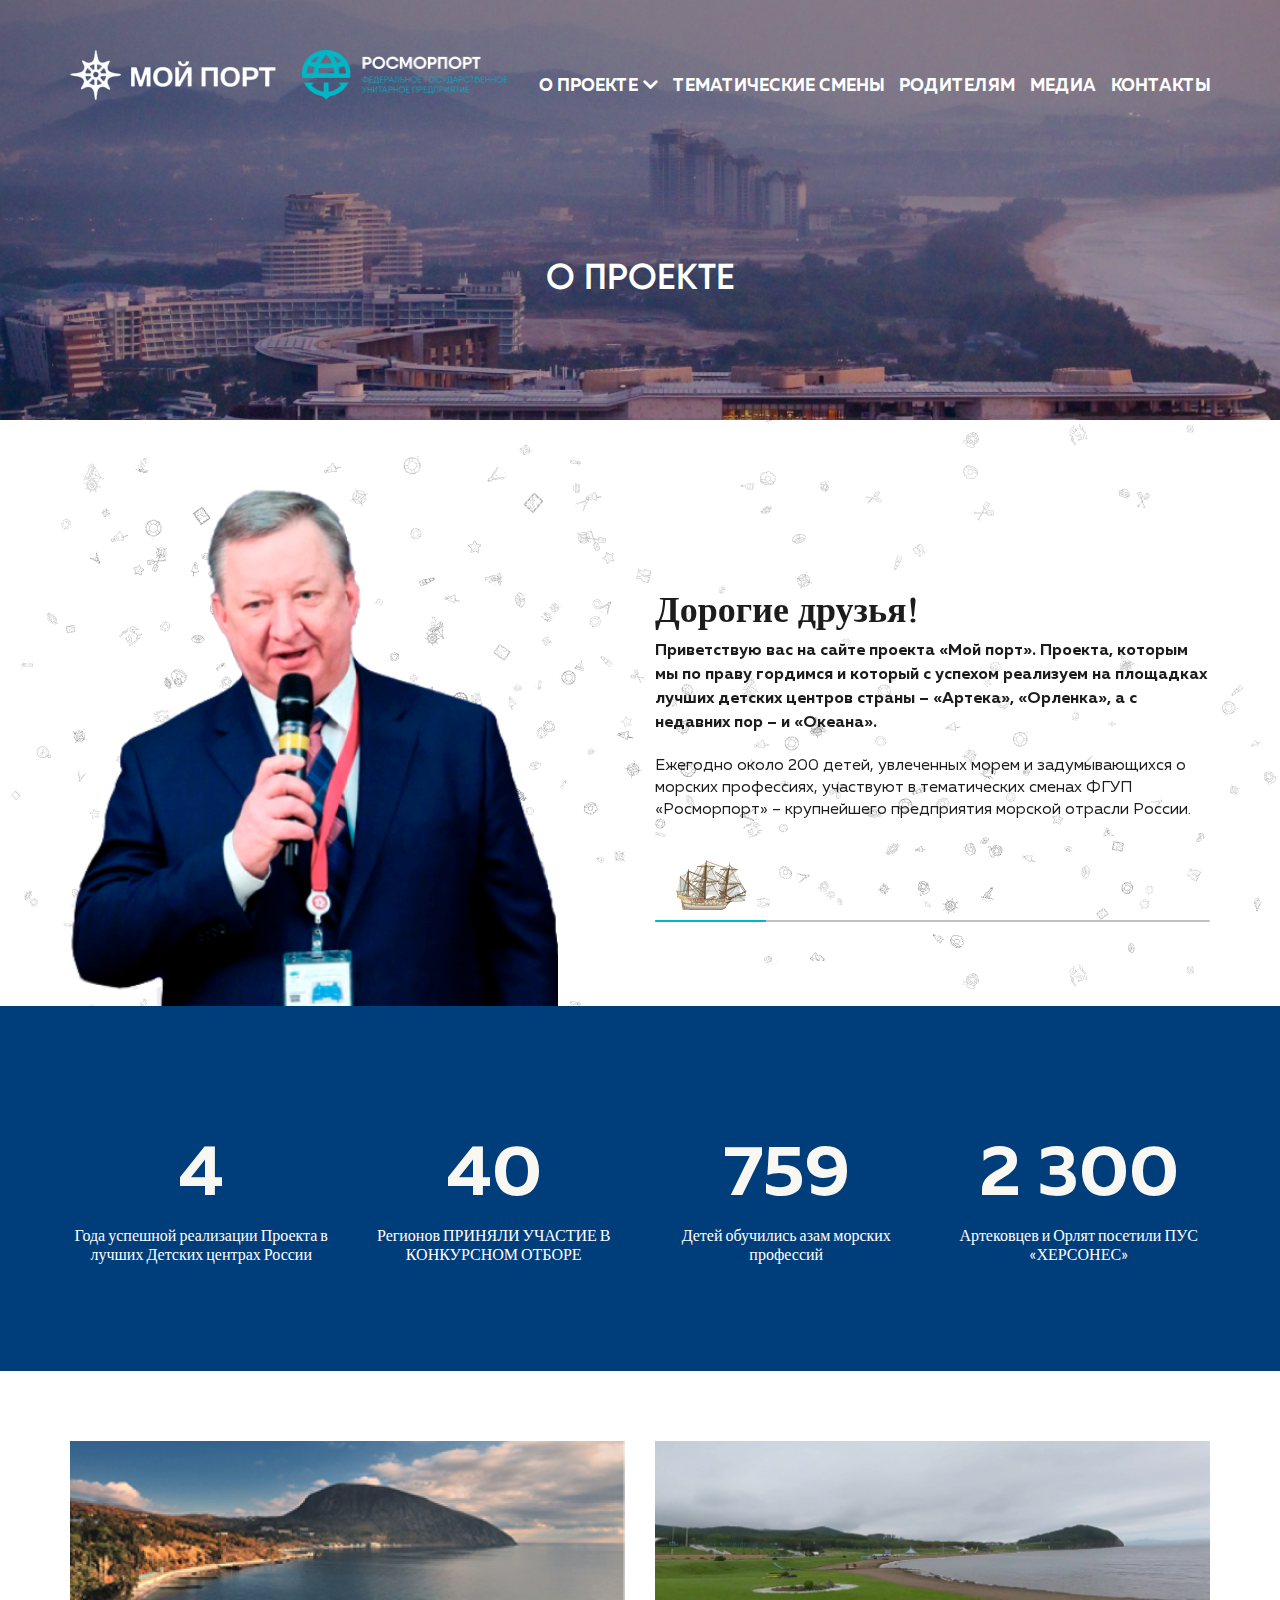
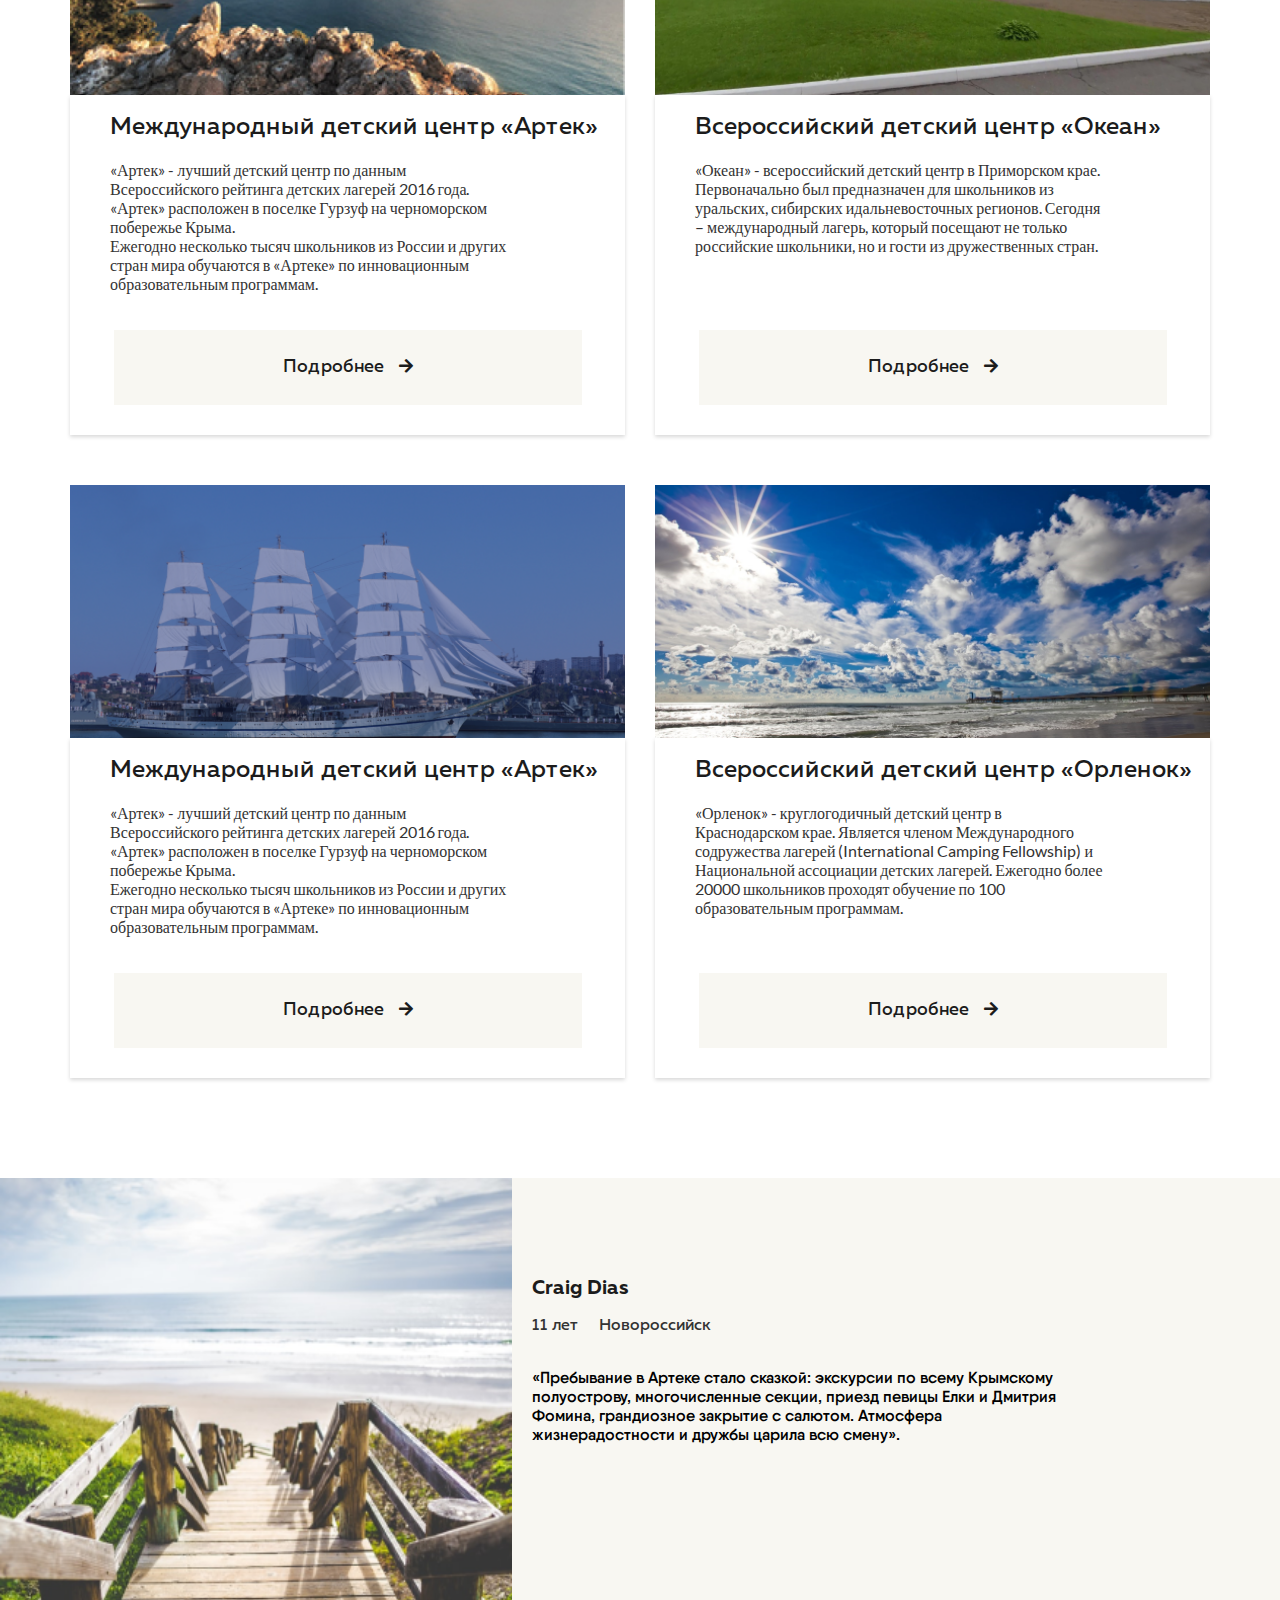
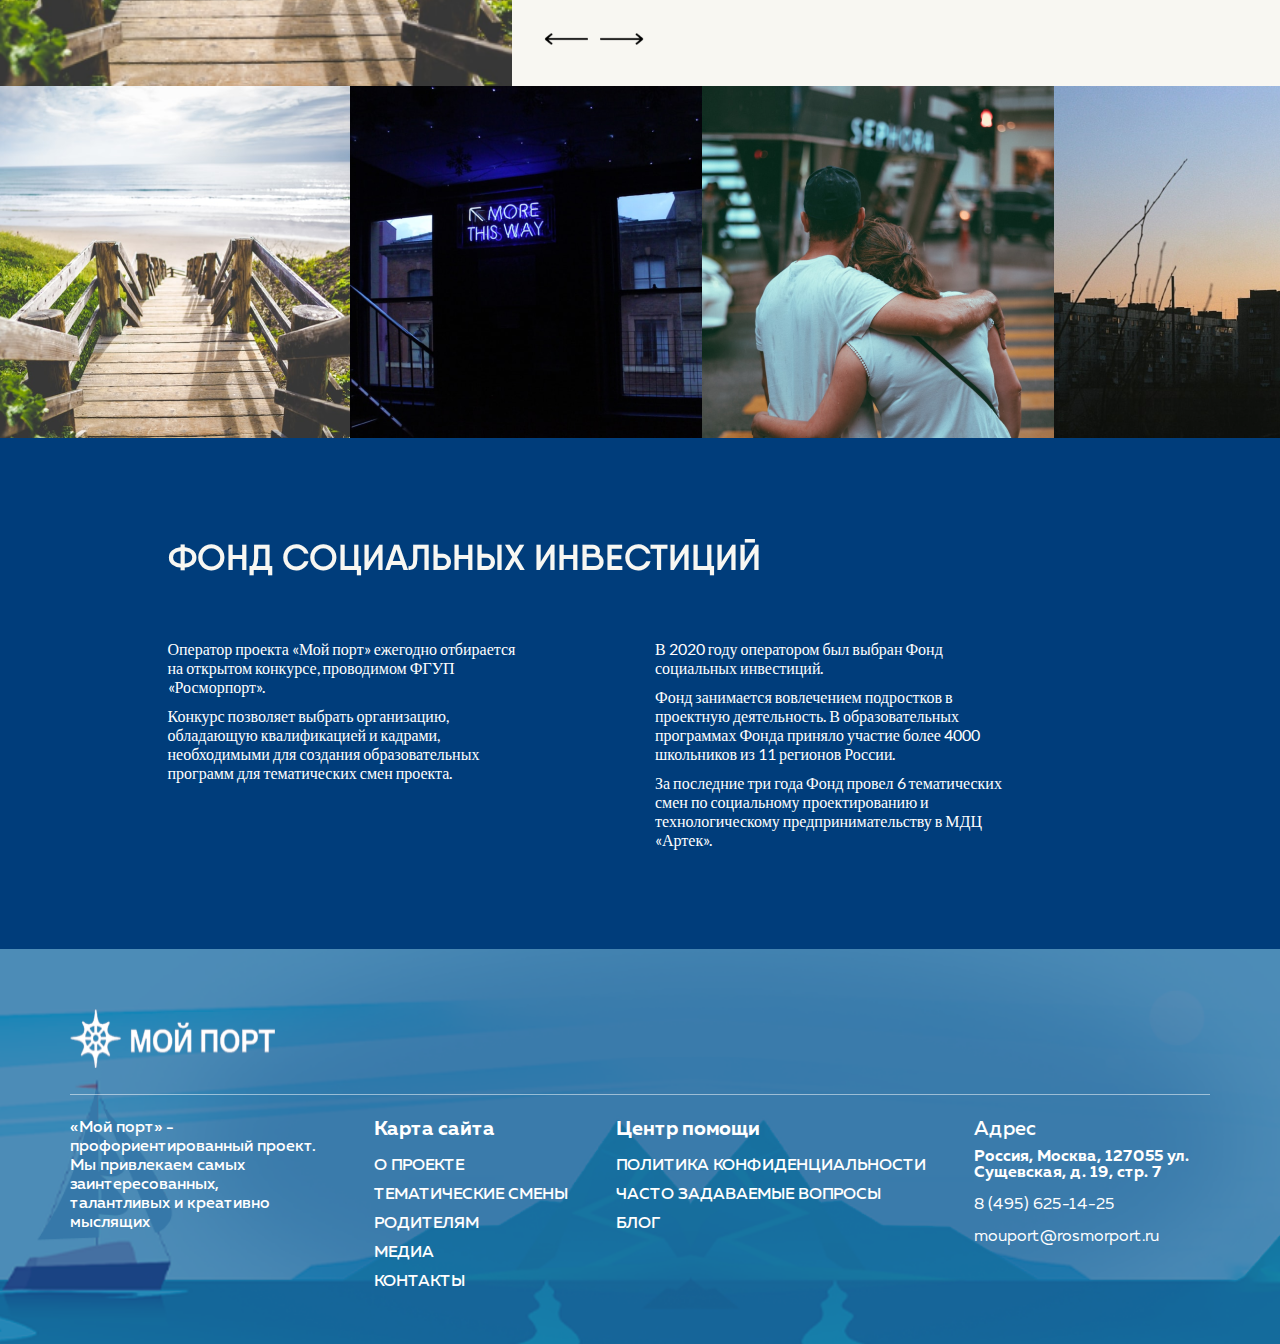
<file: about.html>
<!DOCTYPE html>
<html lang="en">
  <head>
    <meta charset="UTF-8" />
    <meta name="viewport" content="width=device-width, initial-scale=1.0" />
    <meta http-equiv="X-UA-Compatible" content="ie=edge" />
    <title>Document</title>
    <link rel="stylesheet" href="css/bootstrap.css" />
    <link rel="stylesheet" href="css/all.min.css" />
    <link rel="stylesheet" href="css/slick.css" />
    <link rel="stylesheet" href="css/swiper.min.css" />
    <link rel="stylesheet" href="css/style.css" />
  </head>
  <body>
    <header class="header-other">
      <div class="container">
        <div class="row">
          <div class="col-12">
            <div class="header__content">
              <div class="logos">
                <a href="/" class="logo-myport">
                  <img src="img/header/logo-other.png" alt="" />
                </a>
                <a href="/" class="logo-ros">
                  <img src="img/header/logo-rus-other.png" alt="" />
                </a>
              </div>
              <div class="header__mobile">
                <button class="header__mobile__btn">
                  <span></span>
                  <span></span>
                  <span></span>
                </button>
                <div class="header__mobile__nav">
                  <ul>
                    <li>
                      <a class="drop_item-mob" href="#"
                        >О проекте <i class="fas fa-chevron-down"></i>
                      </a>
                      <div class="drop_downmenu-mob">
                        <ul>
                          <li><a href="">Подменю 1</a></li>
                          <li><a href="">Подменю 2</a></li>
                          <li><a href="">Подменю 3</a></li>
                        </ul>
                      </div>
                    </li>
                    <li><a href="#">Тематические смены</a></li>
                    <li><a href="#">Родителям</a></li>
                    <li><a href="#">Медиа</a></li>
                    <li><a href="#">Контакты</a></li>
                  </ul>
                </div>
              </div>
              <div class="header__desktop">
                <ul>
                  <li class="dropdown_item-desk">
                    <a href="#">О проекте<i class="fas fa-chevron-down"></i></a>
                    <div class="drop_downmenu-desk">
                      <ul>
                        <li><a href="">Подменю 1</a></li>
                        <li><a href="">Подменю 2</a></li>
                        <li><a href="">Подменю 3</a></li>
                      </ul>
                    </div>
                  </li>
                  <li><a href="#">Тематические смены</a></li>
                  <li><a href="#">Родителям</a></li>
                  <li><a href="#">Медиа</a></li>
                  <li><a href="#">Контакты</a></li>
                </ul>
              </div>
            </div>
          </div>
        </div>
      </div>
    </header>

    <section class="about-main">
      <div class="container">
        <div class="row">
          <div class="col-12">
            <div class="about-main__content">
              <h1>О проекте</h1>
            </div>
          </div>
        </div>
      </div>
    </section>

    <section class="friends friends-about">
      <div class="container">
        <div class="row">
          <div class="col-12 col-lg-6 friends__first">
            <div class="content">
              <div class="swiper-container swiper-friends">
                <div class="swiper-wrapper">
                  <div class="swiper-slide friends-slide">
                    <h4>Дорогие друзья!</h4>
                    <span>
                      Приветствую вас на сайте проекта «Мой порт». Проекта,
                      которым мы по праву гордимся и который с успехом реализуем
                      на площадках лучших детских центров страны – «Артека»,
                      «Орленка», а с недавних пор – и «Океана».
                    </span>
                    <p>
                      Ежегодно около 200 детей, увлеченных морем и
                      задумывающихся о морских профессиях, участвуют в
                      тематических сменах ФГУП «Росморпорт» – крупнейшего
                      предприятия морской отрасли России.
                    </p>
                  </div>
                  <div class="swiper-slide friends-slide">
                    <p>
                      Слайдер1 Lorem ipsum, dolor sit amet consectetur
                      adipisicing elit. Sit, dolores quod similique totam atque
                      sed aperiam eius perferendis hic quis voluptatum et harum
                      accusamus. Illo repellat totam iusto ipsam quibusdam!
                    </p>
                    <p>
                      Слайдер1 Lorem ipsum, dolor sit amet consectetur
                      adipisicing elit. Sit, dolores quod similique totam atque
                      sed aperiam eius perferendis hic quis voluptatum et harum
                      accusamus. Illo repellat totam iusto ipsam quibusdam!
                    </p>
                  </div>
                  <div class="swiper-slide friends-slide">
                    <p>
                      Слайдер2 Lorem ipsum, dolor sit amet consectetur
                      adipisicing elit. Sit, dolores quod similique totam atque
                      sed aperiam eius perferendis hic quis voluptatum et harum
                      accusamus. Illo repellat totam iusto ipsam quibusdam!
                    </p>
                    <p>
                      Слайдер2 Lorem ipsum, dolor sit amet consectetur
                      adipisicing elit. Sit, dolores quod similique totam atque
                      sed aperiam eius perferendis hic quis voluptatum et harum
                      accusamus. Illo repellat totam iusto ipsam quibusdam!
                    </p>
                  </div>
                  <div class="swiper-slide friends-slide">
                    <p>
                      Слайдер3 Lorem ipsum, dolor sit amet consectetur
                      adipisicing elit. Sit, dolores quod similique totam atque
                      sed aperiam eius perferendis hic quis voluptatum et harum
                      accusamus. Illo repellat totam iusto ipsam quibusdam!
                    </p>
                    <p>
                      Слайдер3 Lorem ipsum, dolor sit amet consectetur
                      adipisicing elit. Sit, dolores quod similique totam atque
                      sed aperiam eius perferendis hic quis voluptatum et harum
                      accusamus. Illo repellat totam iusto ipsam quibusdam!
                    </p>
                  </div>
                  <div class="swiper-slide friends-slide">
                    <p>
                      Слайдер4 Lorem ipsum, dolor sit amet consectetur
                      adipisicing elit. Sit, dolores quod similique totam atque
                      sed aperiam eius perferendis hic quis voluptatum et harum
                      accusamus. Illo repellat totam iusto ipsam quibusdam!
                    </p>
                    <p>
                      Слайдер4 Lorem ipsum, dolor sit amet consectetur
                      adipisicing elit. Sit, dolores quod similique totam atque
                      sed aperiam eius perferendis hic quis voluptatum et harum
                      accusamus. Illo repellat totam iusto ipsam quibusdam!
                    </p>
                  </div>
                  <div class="swiper-slide friends-slide">
                    <p>
                      Слайдер5 Lorem ipsum, dolor sit amet consectetur
                      adipisicing elit. Sit, dolores quod similique totam atque
                      sed aperiam eius perferendis hic quis voluptatum et harum
                      accusamus. Illo repellat totam iusto ipsam quibusdam!
                    </p>
                    <p>
                      Слайдер5 Lorem ipsum, dolor sit amet consectetur
                      adipisicing elit. Sit, dolores quod similique totam atque
                      sed aperiam eius perferendis hic quis voluptatum et harum
                      accusamus. Illo repellat totam iusto ipsam quibusdam!
                    </p>
                  </div>
                  <div class="swiper-slide friends-slide">
                    <p>
                      Слайдер6 Lorem ipsum, dolor sit amet consectetur
                      adipisicing elit. Sit, dolores quod similique totam atque
                      sed aperiam eius perferendis hic quis voluptatum et harum
                      accusamus. Illo repellat totam iusto ipsam quibusdam!
                    </p>
                    <p>
                      Слайдер6 Lorem ipsum, dolor sit amet consectetur
                      adipisicing elit. Sit, dolores quod similique totam atque
                      sed aperiam eius perferendis hic quis voluptatum et harum
                      accusamus. Illo repellat totam iusto ipsam quibusdam!
                    </p>
                  </div>
                  <div class="swiper-slide friends-slide">
                    <p>
                      Слайдер7 Lorem ipsum, dolor sit amet consectetur
                      adipisicing elit. Sit, dolores quod similique totam atque
                      sed aperiam eius perferendis hic quis voluptatum et harum
                      accusamus. Illo repellat totam iusto ipsam quibusdam!
                    </p>
                    <p>
                      Слайдер7 Lorem ipsum, dolor sit amet consectetur
                      adipisicing elit. Sit, dolores quod similique totam atque
                      sed aperiam eius perferendis hic quis voluptatum et harum
                      accusamus. Illo repellat totam iusto ipsam quibusdam!
                    </p>
                  </div>
                  <div class="swiper-slide friends-slide">
                    <p>
                      Слайдер8 Lorem ipsum, dolor sit amet consectetur
                      adipisicing elit. Sit, dolores quod similique totam atque
                      sed aperiam eius perferendis hic quis voluptatum et harum
                      accusamus. Illo repellat totam iusto ipsam quibusdam!
                    </p>
                    <p>
                      Слайдер8 Lorem ipsum, dolor sit amet consectetur
                      adipisicing elit. Sit, dolores quod similique totam atque
                      sed aperiam eius perferendis hic quis voluptatum et harum
                      accusamus. Illo repellat totam iusto ipsam quibusdam!
                    </p>
                  </div>
                  <div class="swiper-slide friends-slide">
                    <p>
                      Слайдер9 Lorem ipsum, dolor sit amet consectetur
                      adipisicing elit. Sit, dolores quod similique totam atque
                      sed aperiam eius perferendis hic quis voluptatum et harum
                      accusamus. Illo repellat totam iusto ipsam quibusdam!
                    </p>
                    <p>
                      Слайдер9 Lorem ipsum, dolor sit amet consectetur
                      adipisicing elit. Sit, dolores quod similique totam atque
                      sed aperiam eius perferendis hic quis voluptatum et harum
                      accusamus. Illo repellat totam iusto ipsam quibusdam!
                    </p>
                  </div>
                </div>
              </div>

              <div class="animation">
                <div class="ship">
                  <div class="img" id="friends_ship">
                    <img src="img/friends/ship.svg" alt="" />
                  </div>
                </div>
                <div class="progress">
                  <div class="bar"></div>
                </div>
              </div>
            </div>
          </div>
          <div class="col-12 col-lg-6 friends__second">
            <div class="friends__img">
              <img src="img/friends/friends-img.png" alt="" />
            </div>
          </div>
        </div>
      </div>
    </section>

    <section class="result">
      <div class="container">
        <div class="row">
          <div class="col-12 col-sm-6 col-lg-3">
            <div class="result__content">
              <span>4</span>
              <p>
                Года успешной реализации Проекта в лучших Детских центрах России
              </p>
            </div>
          </div>
          <div class="col-12 col-sm-6 col-lg-3">
            <div class="result__content">
              <span>40</span>
              <p>Регионов ПРИНЯЛИ УЧАСТИЕ В КОНКУРСНОМ ОТБОРЕ</p>
            </div>
          </div>
          <div class="col-12 col-sm-6 col-lg-3">
            <div class="result__content">
              <span>759</span>
              <p>Детей обучились азам морских профессий</p>
            </div>
          </div>
          <div class="col-12 col-sm-6 col-lg-3">
            <div class="result__content">
              <span>2 300</span>
              <p>Артековцев и Орлят посетили ПУС «ХЕРСОНЕС»</p>
            </div>
          </div>
        </div>
      </div>
    </section>

    <section class="info_about">
      <div class="container">
        <div class="row">
          <div class="col-12 col-md-6">
            <div class="info_about__item">
              <img src="img/info/first.png" alt="" />
              <div class="text">
                <span>Международный детский центр «Артек»</span>
                <p>
                  «Артек» - лучший детский центр по данным Всероссийского
                  рейтинга детских лагерей 2016 года. «Артек» расположен в
                  поселке Гурзуф на черноморском побережье Крыма. <br />
                  Ежегодно несколько тысяч школьников из России и других стран
                  мира обучаются в «Артеке» по инновационным образовательным
                  программам.
                </p>
                <a href="#">Подробнее <i class="fas fa-arrow-right"></i></a>
              </div>
            </div>
          </div>
          <div class="col-12 col-md-6">
            <div class="info_about__item">
              <img src="img/info/second.png" alt="" />
              <div class="text">
                <span>Всероссийский детский центр «Океан»</span>
                <p>
                  «Океан» - всероссийский детский центр в Приморском крае.
                  Первоначально был предназначен для школьников из уральских,
                  сибирских идальневосточных регионов. Сегодня – международный
                  лагерь, который посещают не только российские школьники, но и
                  гости из дружественных стран.
                </p>
                <a href="#">Подробнее <i class="fas fa-arrow-right"></i></a>
              </div>
            </div>
          </div>
          <div class="col-12 col-md-6">
            <div class="info_about__item">
              <img src="img/info/third.png" alt="" />
              <div class="text">
                <span>Международный детский центр «Артек»</span>
                <p>
                  «Артек» - лучший детский центр по данным Всероссийского
                  рейтинга детских лагерей 2016 года. «Артек» расположен в
                  поселке Гурзуф на черноморском побережье Крыма.
                  <br />
                  Ежегодно несколько тысяч школьников из России и других стран
                  мира обучаются в «Артеке» по инновационным образовательным
                  программам.
                </p>
                <a href="#">Подробнее <i class="fas fa-arrow-right"></i></a>
              </div>
            </div>
          </div>
          <div class="col-12 col-md-6">
            <div class="info_about__item">
              <img src="img/info/four.png" alt="" />
              <div class="text">
                <span>Всероссийский детский центр «Орленок»</span>
                <p>
                  «Орленок» - круглогодичный детский центр в Краснодарском крае.
                  Является членом Международного содружества лагерей
                  (International Camping Fellowship) и Национальной ассоциации
                  детских лагерей. Ежегодно более 20000 школьников проходят
                  обучение по 100 образовательным программам.
                </p>
                <a href="#">Подробнее <i class="fas fa-arrow-right"></i></a>
              </div>
            </div>
          </div>
        </div>
      </div>
    </section>

    <div class="reviews">
      <div class="reviews__for">
        <div class="reviews__for_content">
          <div class="item">
            <div class="img">
              <img src="img/reviews/gallery1.png" alt="" />
            </div>
            <div class="text">
              <h4>Craig Dias</h4>
              <div class="private">
                <span>11 лет</span><span>Новороссийск</span>
              </div>
              <p>
                «Пребывание в Артеке стало сказкой: экскурсии по всему Крымскому
                полуострову, многочисленные секции, приезд певицы Елки и Дмитрия
                Фомина, грандиозное закрытие с салютом. Атмосфера
                жизнерадостности и дружбы царила всю смену».
              </p>
            </div>
          </div>
          <div class="item">
            <div class="img">
              <img src="img/reviews/gallery2.png" alt="" />
            </div>
            <div class="text">
              <h4>Slide 2</h4>
              <div class="private">
                <span>11 лет</span><span>Новороссийск</span>
              </div>
              <p>
                «Пребывание в Артеке стало сказкой: экскурсии по всему Крымскому
                полуострову, многочисленные секции, приезд певицы Елки и Дмитрия
                Фомина, грандиозное закрытие с салютом. Атмосфера
                жизнерадостности и дружбы царила всю смену».
              </p>
            </div>
          </div>
          <div class="item">
            <div class="img">
              <img src="img/reviews/gallery3.png" alt="" />
            </div>
            <div class="text">
              <h4>Slide 3</h4>
              <div class="private">
                <span>11 лет</span><span>Новороссийск</span>
              </div>
              <p>
                «Пребывание в Артеке стало сказкой: экскурсии по всему Крымскому
                полуострову, многочисленные секции, приезд певицы Елки и Дмитрия
                Фомина, грандиозное закрытие с салютом. Атмосфера
                жизнерадостности и дружбы царила всю смену».
              </p>
            </div>
          </div>
          <div class="item">
            <div class="img">
              <img src="img/reviews/gallery4.png" alt="" />
            </div>
            <div class="text">
              <h4>Slide 4</h4>
              <div class="private">
                <span>11 лет</span><span>Новороссийск</span>
              </div>
              <p>
                «Пребывание в Артеке стало сказкой: экскурсии по всему Крымскому
                полуострову, многочисленные секции, приезд певицы Елки и Дмитрия
                Фомина, грандиозное закрытие с салютом. Атмосфера
                жизнерадостности и дружбы царила всю смену».
              </p>
            </div>
          </div>
          <div class="item">
            <div class="img">
              <img src="img/reviews/gallery2.png" alt="" />
            </div>
            <div class="text">
              <h4>Slide 5</h4>
              <div class="private">
                <span>11 лет</span><span>Новороссийск</span>
              </div>
              <p>
                «Пребывание в Артеке стало сказкой: экскурсии по всему Крымскому
                полуострову, многочисленные секции, приезд певицы Елки и Дмитрия
                Фомина, грандиозное закрытие с салютом. Атмосфера
                жизнерадостности и дружбы царила всю смену».
              </p>
            </div>
          </div>
        </div>
        <div class="reviews__btns-mobile">
          <div class="review__btn-prev">
            <button><img src="img/reviews/arrow-prev.png" alt="" /></button>
            <button>
              <img src="img/reviews/arrow-prev-hover.png" alt="" />
            </button>
          </div>
          <div class="review__btn-next">
            <button><img src="img/reviews/arrow-next.png" alt="" /></button>
            <button>
              <img src="img/reviews/arrow-next-hover.png" alt="" />
            </button>
          </div>
        </div>
      </div>
      <div class="reviews__nav">
        <div class="item">
          <img src="img/reviews/gallery1.png" alt="" />
        </div>
        <div class="item">
          <img src="img/reviews/gallery2.png" alt="" />
        </div>
        <div class="item">
          <img src="img/reviews/gallery3.png" alt="" />
        </div>
        <div class="item">
          <img src="img/reviews/gallery4.png" alt="" />
        </div>
        <div class="item">
          <img src="img/reviews/gallery2.png" alt="" />
        </div>
      </div>
    </div>

    <section class="fond">
      <div class="container">
        <div class="row">
          <div class="col-12 col-lg-11 offset-lg-1">
            <h3>Фонд социальных инвестиций</h3>
          </div>
          <div class="col-12 col-md-6 col-lg-5 offset-lg-1">
            <div class="fond__item">
              <p>
                Оператор проекта «Мой порт» ежегодно отбирается на открытом
                конкурсе, проводимом ФГУП «Росморпорт».
              </p>
              <p>
                Конкурс позволяет выбрать организацию, обладающую квалификацией
                и кадрами, необходимыми для создания образовательных программ
                для тематических смен проекта.
              </p>
            </div>
          </div>
          <div class="col-12 col-md-6 col-lg-6">
            <div class="fond__item">
              <p>
                В 2020 году оператором был выбран Фонд социальных инвестиций.
              </p>
              <p>
                Фонд занимается вовлечением подростков в проектную деятельность.
                В образовательных программах Фонда приняло участие более 4000
                школьников из 11 регионов России.
              </p>
              <p>
                За последние три года Фонд провел 6 тематических смен по
                социальному проектированию и технологическому
                предпринимательству в МДЦ «Артек».
              </p>
            </div>
          </div>
        </div>
      </div>
    </section>

    <footer class="footer">
      <div class="container">
        <div class="row">
          <div class="col-12">
            <div class="footer__logo">
              <a href="#">
                <img src="img/footer/logo.svg" alt="" />
              </a>
            </div>
          </div>
          <div class="col-12">
            <div class="footer__content">
              <div class="text">
                <p>
                  «Мой порт» - профориентированный проект. Мы привлекаем самых
                  заинтересованных, талантливых и креативно мыслящих
                </p>
              </div>
              <div class="map">
                <p>Карта сайта</p>
                <ul>
                  <li><a href="#">О проекте</a></li>
                  <li><a href="#">Тематические смены</a></li>
                  <li><a href="#">Родителям</a></li>
                  <li><a href="#">Медиа</a></li>
                  <li><a href="#">Контакты</a></li>
                </ul>
              </div>
              <div class="help">
                <p>Центр помощи</p>
                <ul>
                  <li><a href="#">Политика конфиденциальности</a></li>
                  <li><a href="#">Часто задаваемые вопросы</a></li>
                  <li><a href="#">Блог</a></li>
                </ul>
              </div>
              <div class="address">
                <p>Адрес</p>
                <div class="address__content">
                  <span
                    ><a href="#"
                      >Россия, Москва, 127055 ул. Сущевская, д. 19, стр. 7</a
                    ></span
                  >
                  <a href="tel:84956251425">8 (495) 625-14-25</a>
                  <a href="mailto:mouport@rosmorport.ru"
                    >mouport@rosmorport.ru</a
                  >
                </div>
              </div>
            </div>
          </div>
        </div>
      </div>
    </footer>

    <div class="header__fake-modal"></div>

    <script src="js/jquery-3.4.1.min.js"></script>
    <script src="js/swiper.min.js"></script>
    <script src="js/slick.min.js"></script>
    <script src="js/bootstrap.min.js"></script>
    <script src="js/main.js"></script>
  </body>
</html>
</file>
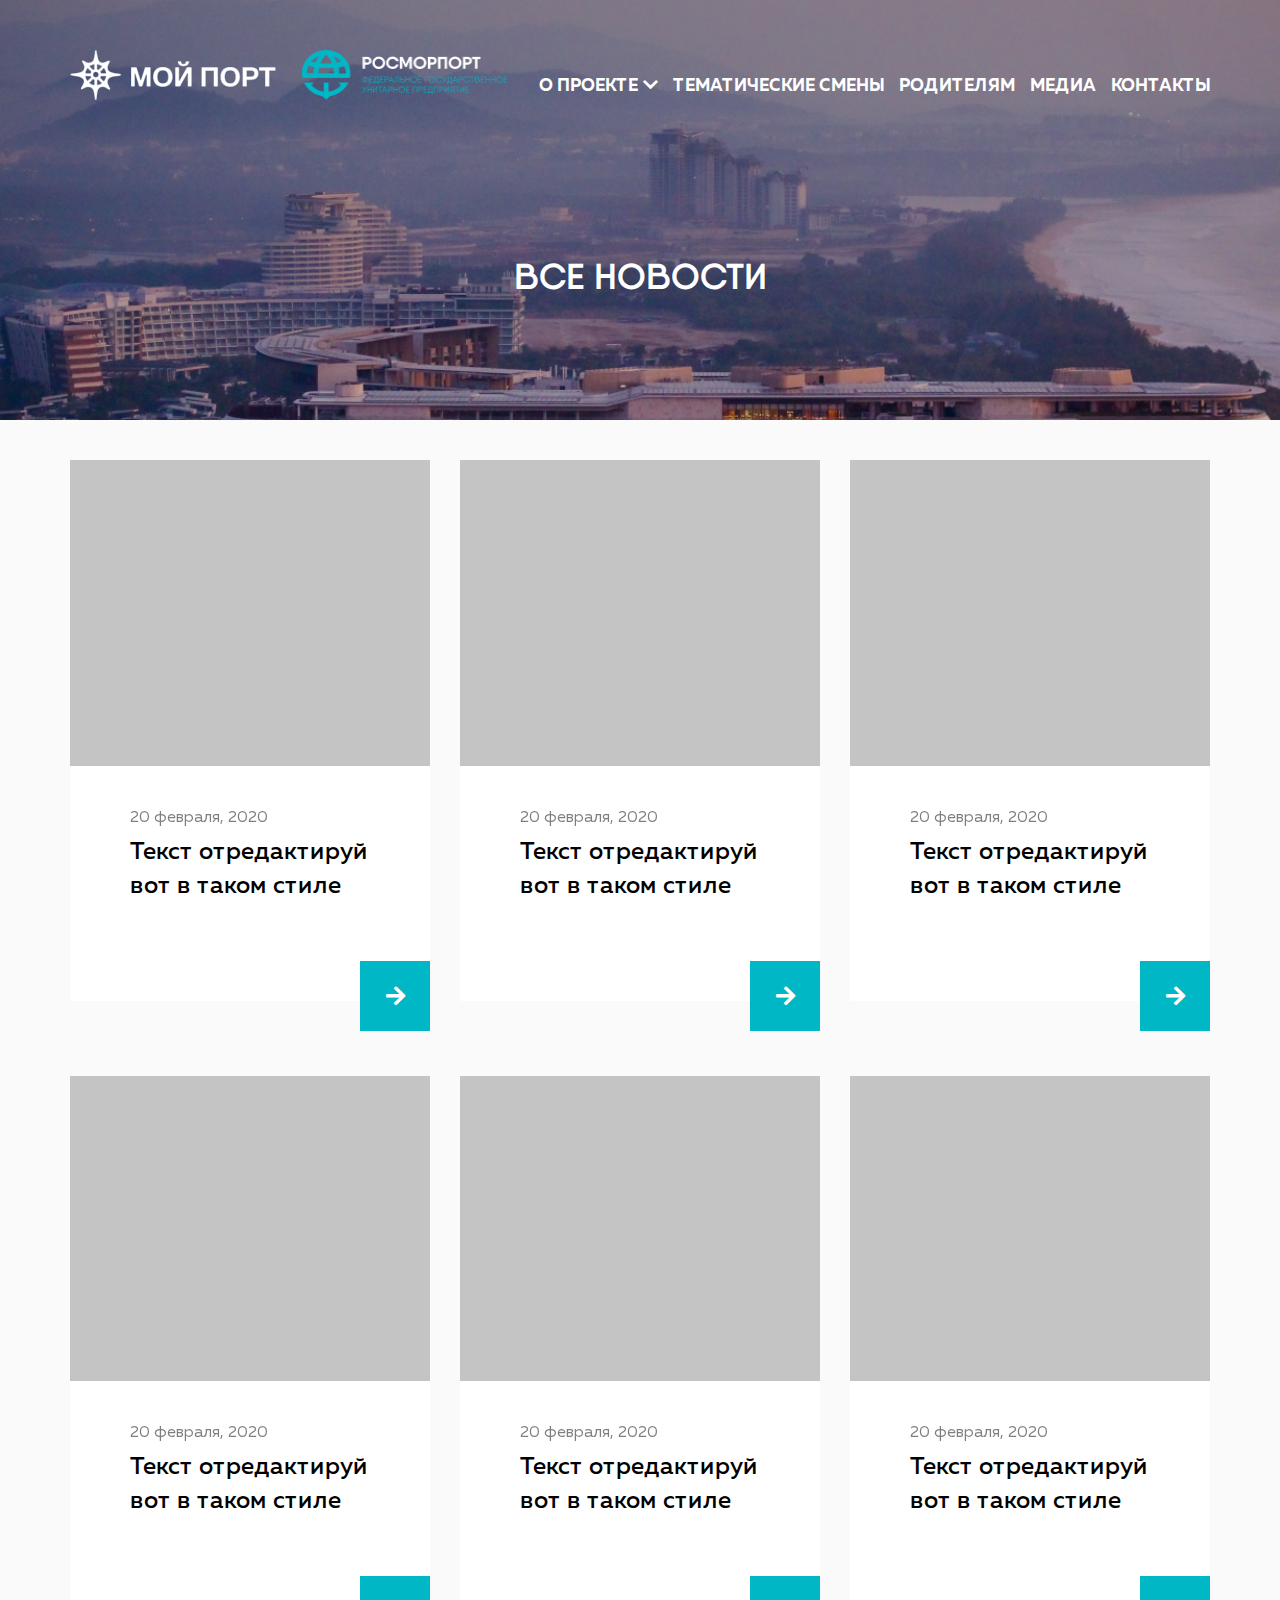
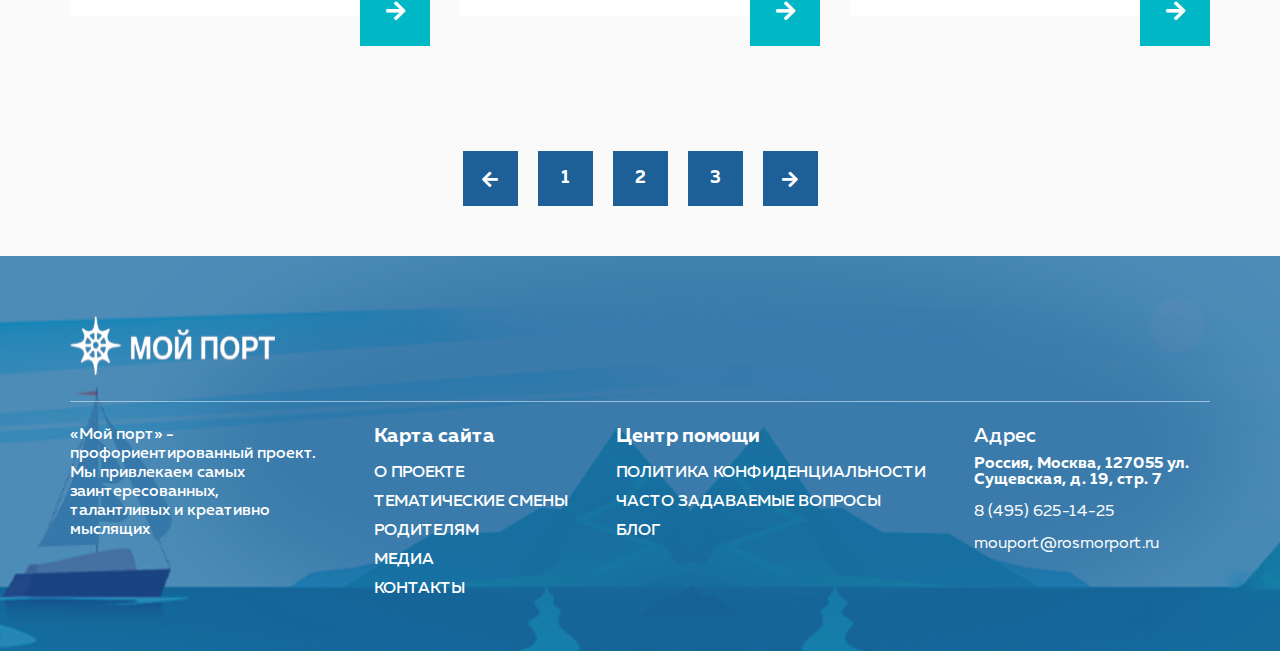
<file: all-news.html>
<!DOCTYPE html>
<html lang="en">
  <head>
    <meta charset="UTF-8" />
    <meta name="viewport" content="width=device-width, initial-scale=1.0" />
    <meta http-equiv="X-UA-Compatible" content="ie=edge" />
    <title>Document</title>
    <link rel="stylesheet" href="css/bootstrap.css" />
    <link rel="stylesheet" href="css/all.min.css" />
    <link rel="stylesheet" href="css/slick.css" />
    <link rel="stylesheet" href="css/swiper.min.css" />
    <link rel="stylesheet" href="css/style.css" />
  </head>
  <body>
    <header class="header-other">
      <div class="container">
        <div class="row">
          <div class="col-12">
            <div class="header__content">
              <div class="logos">
                <a href="/" class="logo-myport">
                  <img src="img/header/logo-other.png" alt="" />
                </a>
                <a href="/" class="logo-ros">
                  <img src="img/header/logo-rus-other.png" alt="" />
                </a>
              </div>
              <div class="header__mobile">
                <button class="header__mobile__btn">
                  <span></span>
                  <span></span>
                  <span></span>
                </button>
                <div class="header__mobile__nav">
                  <ul>
                    <li>
                      <a class="drop_item-mob" href="#"
                        >О проекте <i class="fas fa-chevron-down"></i>
                      </a>
                      <div class="drop_downmenu-mob">
                        <ul>
                          <li><a href="">Подменю 1</a></li>
                          <li><a href="">Подменю 2</a></li>
                          <li><a href="">Подменю 3</a></li>
                        </ul>
                      </div>
                    </li>
                    <li><a href="#">Тематические смены</a></li>
                    <li><a href="#">Родителям</a></li>
                    <li><a href="#">Медиа</a></li>
                    <li><a href="#">Контакты</a></li>
                  </ul>
                </div>
              </div>
              <div class="header__desktop">
                <ul>
                  <li class="dropdown_item-desk">
                    <a href="#">О проекте<i class="fas fa-chevron-down"></i></a>
                    <div class="drop_downmenu-desk">
                      <ul>
                        <li><a href="">Подменю 1</a></li>
                        <li><a href="">Подменю 2</a></li>
                        <li><a href="">Подменю 3</a></li>
                      </ul>
                    </div>
                  </li>
                  <li><a href="#">Тематические смены</a></li>
                  <li><a href="#">Родителям</a></li>
                  <li><a href="#">Медиа</a></li>
                  <li><a href="#">Контакты</a></li>
                </ul>
              </div>
            </div>
          </div>
        </div>
      </div>
    </header>

    <section class="about-main">
      <div class="container">
        <div class="row">
          <div class="col-12">
            <div class="about-main__content">
              <h1>Все новости</h1>
            </div>
          </div>
        </div>
      </div>
    </section>

    <section class="other-news other-news-all">
      <div class="container">
        <div class="row">
          <div class="col-12 col-md-6 col-lg-4">
            <div class="other-news__item">
              <div class="img">
                <img src="img/news-details/news-image.png" alt="" />
              </div>
              <a href="#" class="other-news__content">
                <span>20 февраля, 2020</span>
                <h4>Текст отредактируй вот в таком стиле</h4>
              </a>
              <a class="arrow" href="#">
                <i class="fas fa-arrow-right"></i>
              </a>
            </div>
          </div>
          <div class="col-12 col-md-6 col-lg-4">
            <div class="other-news__item">
              <div class="img">
                <img src="img/news-details/news-image.png" alt="" />
              </div>
              <a href="#" class="other-news__content">
                <span>20 февраля, 2020</span>
                <h4>Текст отредактируй вот в таком стиле</h4>
              </a>
              <a class="arrow" href="#">
                <i class="fas fa-arrow-right"></i>
              </a>
            </div>
          </div>
          <div class="col-12 col-md-6 col-lg-4">
            <div class="other-news__item">
              <div class="img">
                <img src="img/news-details/news-image.png" alt="" />
              </div>
              <a href="#" class="other-news__content">
                <span>20 февраля, 2020</span>
                <h4>Текст отредактируй вот в таком стиле</h4>
              </a>
              <a class="arrow" href="#">
                <i class="fas fa-arrow-right"></i>
              </a>
            </div>
          </div>
          <div class="col-12 col-md-6 col-lg-4">
            <div class="other-news__item">
              <div class="img">
                <img src="img/news-details/news-image.png" alt="" />
              </div>
              <a href="#" class="other-news__content">
                <span>20 февраля, 2020</span>
                <h4>Текст отредактируй вот в таком стиле</h4>
              </a>
              <a class="arrow" href="#">
                <i class="fas fa-arrow-right"></i>
              </a>
            </div>
          </div>
          <div class="col-12 col-md-6 col-lg-4">
            <div class="other-news__item">
              <div class="img">
                <img src="img/news-details/news-image.png" alt="" />
              </div>
              <a href="#" class="other-news__content">
                <span>20 февраля, 2020</span>
                <h4>Текст отредактируй вот в таком стиле</h4>
              </a>
              <a class="arrow" href="#">
                <i class="fas fa-arrow-right"></i>
              </a>
            </div>
          </div>
          <div class="col-12 col-md-6 col-lg-4">
            <div class="other-news__item">
              <div class="img">
                <img src="img/news-details/news-image.png" alt="" />
              </div>
              <a href="#" class="other-news__content">
                <span>20 февраля, 2020</span>
                <h4>Текст отредактируй вот в таком стиле</h4>
              </a>
              <a class="arrow" href="#">
                <i class="fas fa-arrow-right"></i>
              </a>
            </div>
          </div>
        </div>
        <div class="post-pagination">
          <a href="#"><i class="fas fa-arrow-left"></i></a>
          <a href="#">1</a>
          <a href="#">2</a>
          <a href="#">3</a>
          <a href="#"><i class="fas fa-arrow-right"></i></a>
        </div>
      </div>
    </section>

    <footer class="footer">
      <div class="container">
        <div class="row">
          <div class="col-12">
            <div class="footer__logo">
              <a href="#">
                <img src="img/footer/logo.svg" alt="" />
              </a>
            </div>
          </div>
          <div class="col-12">
            <div class="footer__content">
              <div class="text">
                <p>
                  «Мой порт» - профориентированный проект. Мы привлекаем самых
                  заинтересованных, талантливых и креативно мыслящих
                </p>
              </div>
              <div class="map">
                <p>Карта сайта</p>
                <ul>
                  <li><a href="#">О проекте</a></li>
                  <li><a href="#">Тематические смены</a></li>
                  <li><a href="#">Родителям</a></li>
                  <li><a href="#">Медиа</a></li>
                  <li><a href="#">Контакты</a></li>
                </ul>
              </div>
              <div class="help">
                <p>Центр помощи</p>
                <ul>
                  <li><a href="#">Политика конфиденциальности</a></li>
                  <li><a href="#">Часто задаваемые вопросы</a></li>
                  <li><a href="#">Блог</a></li>
                </ul>
              </div>
              <div class="address">
                <p>Адрес</p>
                <div class="address__content">
                  <span
                    >Россия, Москва, 127055 ул. Сущевская, д. 19, стр. 7</span
                  >
                  <a href="tel:84956251425">8 (495) 625-14-25</a>
                  <a href="mailto:mouport@rosmorport.ru"
                    >mouport@rosmorport.ru</a
                  >
                </div>
              </div>
            </div>
          </div>
        </div>
      </div>
    </footer>

    <div class="header__fake-modal"></div>

    <script src="js/jquery-3.4.1.min.js"></script>
    <script src="js/swiper.min.js"></script>
    <script src="js/slick.min.js"></script>
    <script src="js/jquery.maskedinput.min.js"></script>
    <script src="js/bootstrap.min.js"></script>
    <script src="js/main.js"></script>
  </body>
</html>
</file>
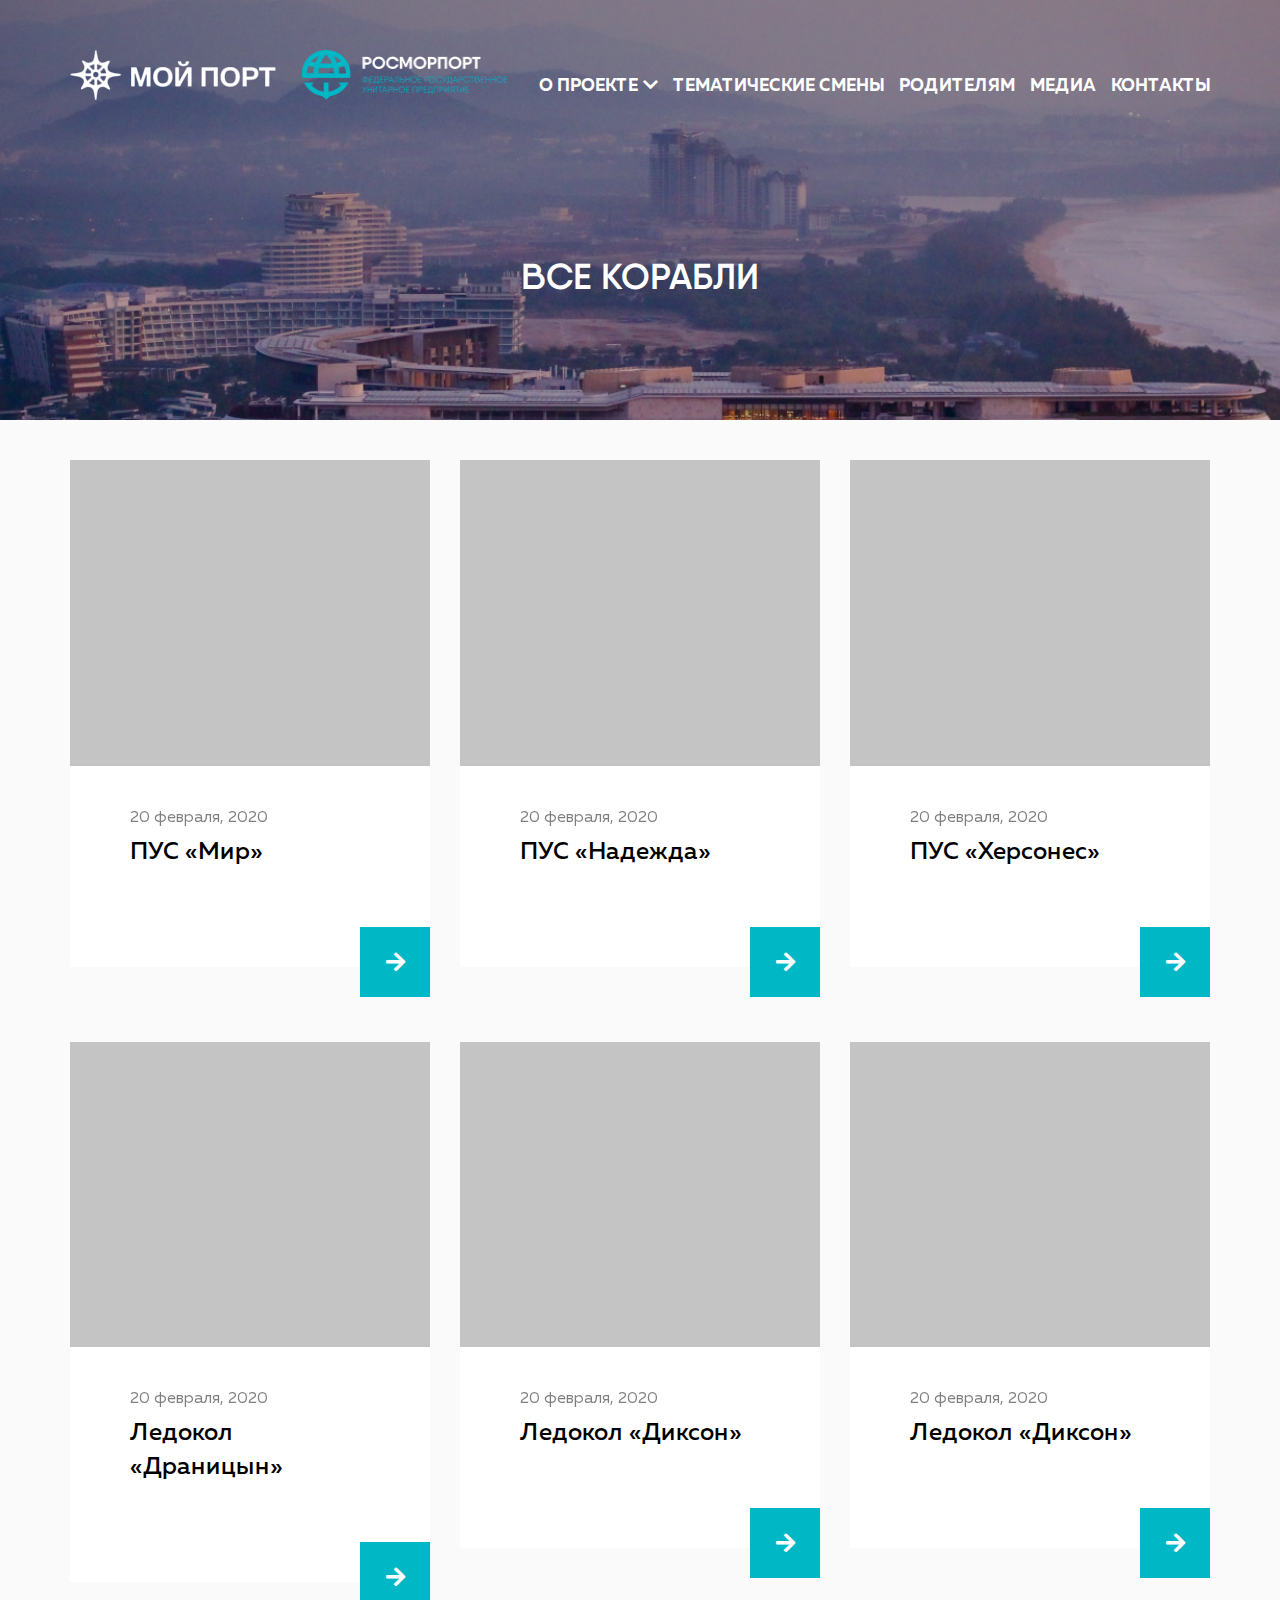
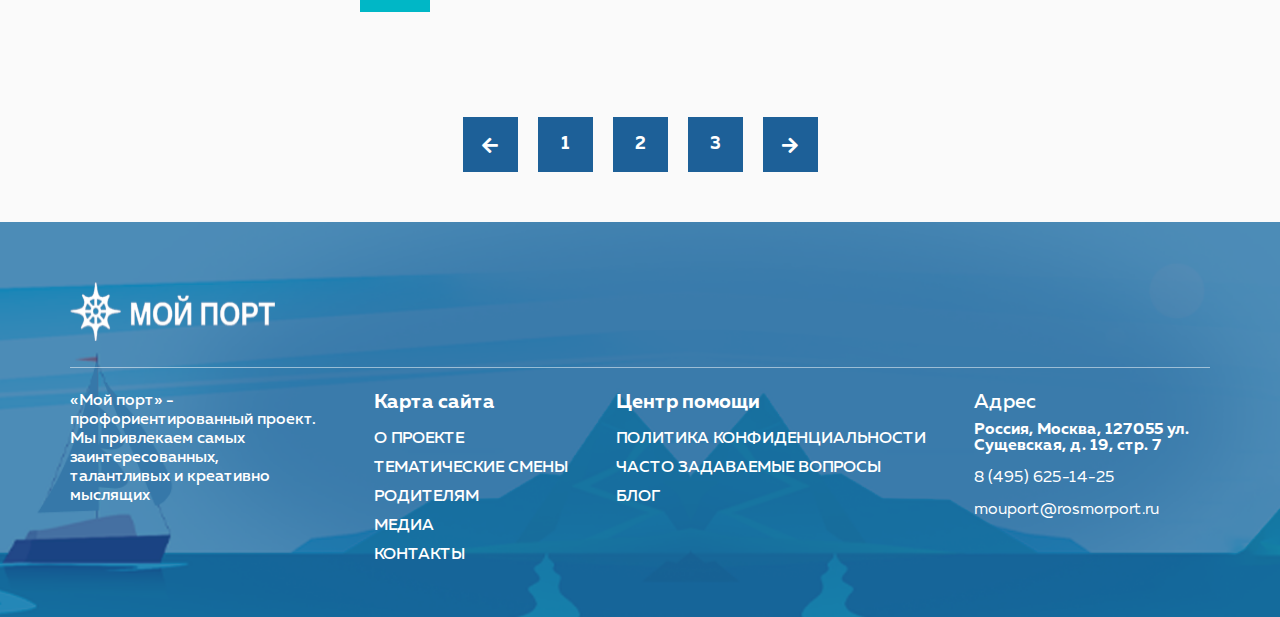
<file: all-ships.html>
<!DOCTYPE html>
<html lang="en">
  <head>
    <meta charset="UTF-8" />
    <meta name="viewport" content="width=device-width, initial-scale=1.0" />
    <meta http-equiv="X-UA-Compatible" content="ie=edge" />
    <title>Document</title>
    <link rel="stylesheet" href="css/bootstrap.css" />
    <link rel="stylesheet" href="css/all.min.css" />
    <link rel="stylesheet" href="css/slick.css" />
    <link rel="stylesheet" href="css/swiper.min.css" />
    <link rel="stylesheet" href="css/style.css" />
  </head>
  <body>
    <header class="header-other">
      <div class="container">
        <div class="row">
          <div class="col-12">
            <div class="header__content">
              <div class="logos">
                <a href="/" class="logo-myport">
                  <img src="img/header/logo-other.png" alt="" />
                </a>
                <a href="/" class="logo-ros">
                  <img src="img/header/logo-rus-other.png" alt="" />
                </a>
              </div>
              <div class="header__mobile">
                <button class="header__mobile__btn">
                  <span></span>
                  <span></span>
                  <span></span>
                </button>
                <div class="header__mobile__nav">
                  <ul>
                    <li>
                      <a class="drop_item-mob" href="#"
                        >О проекте <i class="fas fa-chevron-down"></i>
                      </a>
                      <div class="drop_downmenu-mob">
                        <ul>
                          <li><a href="">Подменю 1</a></li>
                          <li><a href="">Подменю 2</a></li>
                          <li><a href="">Подменю 3</a></li>
                        </ul>
                      </div>
                    </li>
                    <li><a href="#">Тематические смены</a></li>
                    <li><a href="#">Родителям</a></li>
                    <li><a href="#">Медиа</a></li>
                    <li><a href="#">Контакты</a></li>
                  </ul>
                </div>
              </div>
              <div class="header__desktop">
                <ul>
                  <li class="dropdown_item-desk">
                    <a href="#">О проекте<i class="fas fa-chevron-down"></i></a>
                    <div class="drop_downmenu-desk">
                      <ul>
                        <li><a href="">Подменю 1</a></li>
                        <li><a href="">Подменю 2</a></li>
                        <li><a href="">Подменю 3</a></li>
                      </ul>
                    </div>
                  </li>
                  <li><a href="#">Тематические смены</a></li>
                  <li><a href="#">Родителям</a></li>
                  <li><a href="#">Медиа</a></li>
                  <li><a href="#">Контакты</a></li>
                </ul>
              </div>
            </div>
          </div>
        </div>
      </div>
    </header>

    <section class="about-main">
      <div class="container">
        <div class="row">
          <div class="col-12">
            <div class="about-main__content">
              <h1>Все корабли</h1>
            </div>
          </div>
        </div>
      </div>
    </section>

    <section class="other-news other-news-all other-ships-all">
      <div class="container">
        <div class="row">
          <div class="col-12 col-md-6 col-lg-4">
            <div class="other-news__item">
              <div class="img">
                <img src="img/news-details/news-image.png" alt="" />
              </div>
              <a href="#" class="other-news__content">
                <span>20 февраля, 2020</span>
                <h4>ПУС «Мир»</h4>
              </a>
              <a class="arrow" href="#">
                <i class="fas fa-arrow-right"></i>
              </a>
            </div>
          </div>
          <div class="col-12 col-md-6 col-lg-4">
            <div class="other-news__item">
              <div class="img">
                <img src="img/news-details/news-image.png" alt="" />
              </div>
              <a href="#" class="other-news__content">
                <span>20 февраля, 2020</span>
                <h4>ПУС «Надежда»</h4>
              </a>
              <a class="arrow" href="#">
                <i class="fas fa-arrow-right"></i>
              </a>
            </div>
          </div>
          <div class="col-12 col-md-6 col-lg-4">
            <div class="other-news__item">
              <div class="img">
                <img src="img/news-details/news-image.png" alt="" />
              </div>
              <a href="#" class="other-news__content">
                <span>20 февраля, 2020</span>
                <h4>ПУС «Херсонес»</h4>
              </a>
              <a class="arrow" href="#">
                <i class="fas fa-arrow-right"></i>
              </a>
            </div>
          </div>
          <div class="col-12 col-md-6 col-lg-4">
            <div class="other-news__item">
              <div class="img">
                <img src="img/news-details/news-image.png" alt="" />
              </div>
              <a href="#" class="other-news__content">
                <span>20 февраля, 2020</span>
                <h4>Ледокол «Драницын»</h4>
              </a>
              <a class="arrow" href="#">
                <i class="fas fa-arrow-right"></i>
              </a>
            </div>
          </div>
          <div class="col-12 col-md-6 col-lg-4">
            <div class="other-news__item">
              <div class="img">
                <img src="img/news-details/news-image.png" alt="" />
              </div>
              <a href="#" class="other-news__content">
                <span>20 февраля, 2020</span>
                <h4>Ледокол «Диксон»</h4>
              </a>
              <a class="arrow" href="#">
                <i class="fas fa-arrow-right"></i>
              </a>
            </div>
          </div>
          <div class="col-12 col-md-6 col-lg-4">
            <div class="other-news__item">
              <div class="img">
                <img src="img/news-details/news-image.png" alt="" />
              </div>
              <a href="#" class="other-news__content">
                <span>20 февраля, 2020</span>
                <h4>Ледокол «Диксон»</h4>
              </a>
              <a class="arrow" href="#">
                <i class="fas fa-arrow-right"></i>
              </a>
            </div>
          </div>
        </div>
        <div class="post-pagination">
          <a href="#"><i class="fas fa-arrow-left"></i></a>
          <a href="#">1</a>
          <a href="#">2</a>
          <a href="#">3</a>
          <a href="#"><i class="fas fa-arrow-right"></i></a>
        </div>
      </div>
    </section>

    <footer class="footer">
      <div class="container">
        <div class="row">
          <div class="col-12">
            <div class="footer__logo">
              <a href="#">
                <img src="img/footer/logo.svg" alt="" />
              </a>
            </div>
          </div>
          <div class="col-12">
            <div class="footer__content">
              <div class="text">
                <p>
                  «Мой порт» - профориентированный проект. Мы привлекаем самых
                  заинтересованных, талантливых и креативно мыслящих
                </p>
              </div>
              <div class="map">
                <p>Карта сайта</p>
                <ul>
                  <li><a href="#">О проекте</a></li>
                  <li><a href="#">Тематические смены</a></li>
                  <li><a href="#">Родителям</a></li>
                  <li><a href="#">Медиа</a></li>
                  <li><a href="#">Контакты</a></li>
                </ul>
              </div>
              <div class="help">
                <p>Центр помощи</p>
                <ul>
                  <li><a href="#">Политика конфиденциальности</a></li>
                  <li><a href="#">Часто задаваемые вопросы</a></li>
                  <li><a href="#">Блог</a></li>
                </ul>
              </div>
              <div class="address">
                <p>Адрес</p>
                <div class="address__content">
                  <span
                    >Россия, Москва, 127055 ул. Сущевская, д. 19, стр. 7</span
                  >
                  <a href="tel:84956251425">8 (495) 625-14-25</a>
                  <a href="mailto:mouport@rosmorport.ru"
                    >mouport@rosmorport.ru</a
                  >
                </div>
              </div>
            </div>
          </div>
        </div>
      </div>
    </footer>

    <div class="header__fake-modal"></div>

    <script src="js/jquery-3.4.1.min.js"></script>
    <script src="js/swiper.min.js"></script>
    <script src="js/slick.min.js"></script>
    <script src="js/jquery.maskedinput.min.js"></script>
    <script src="js/bootstrap.min.js"></script>
    <script src="js/main.js"></script>
  </body>
</html>
</file>
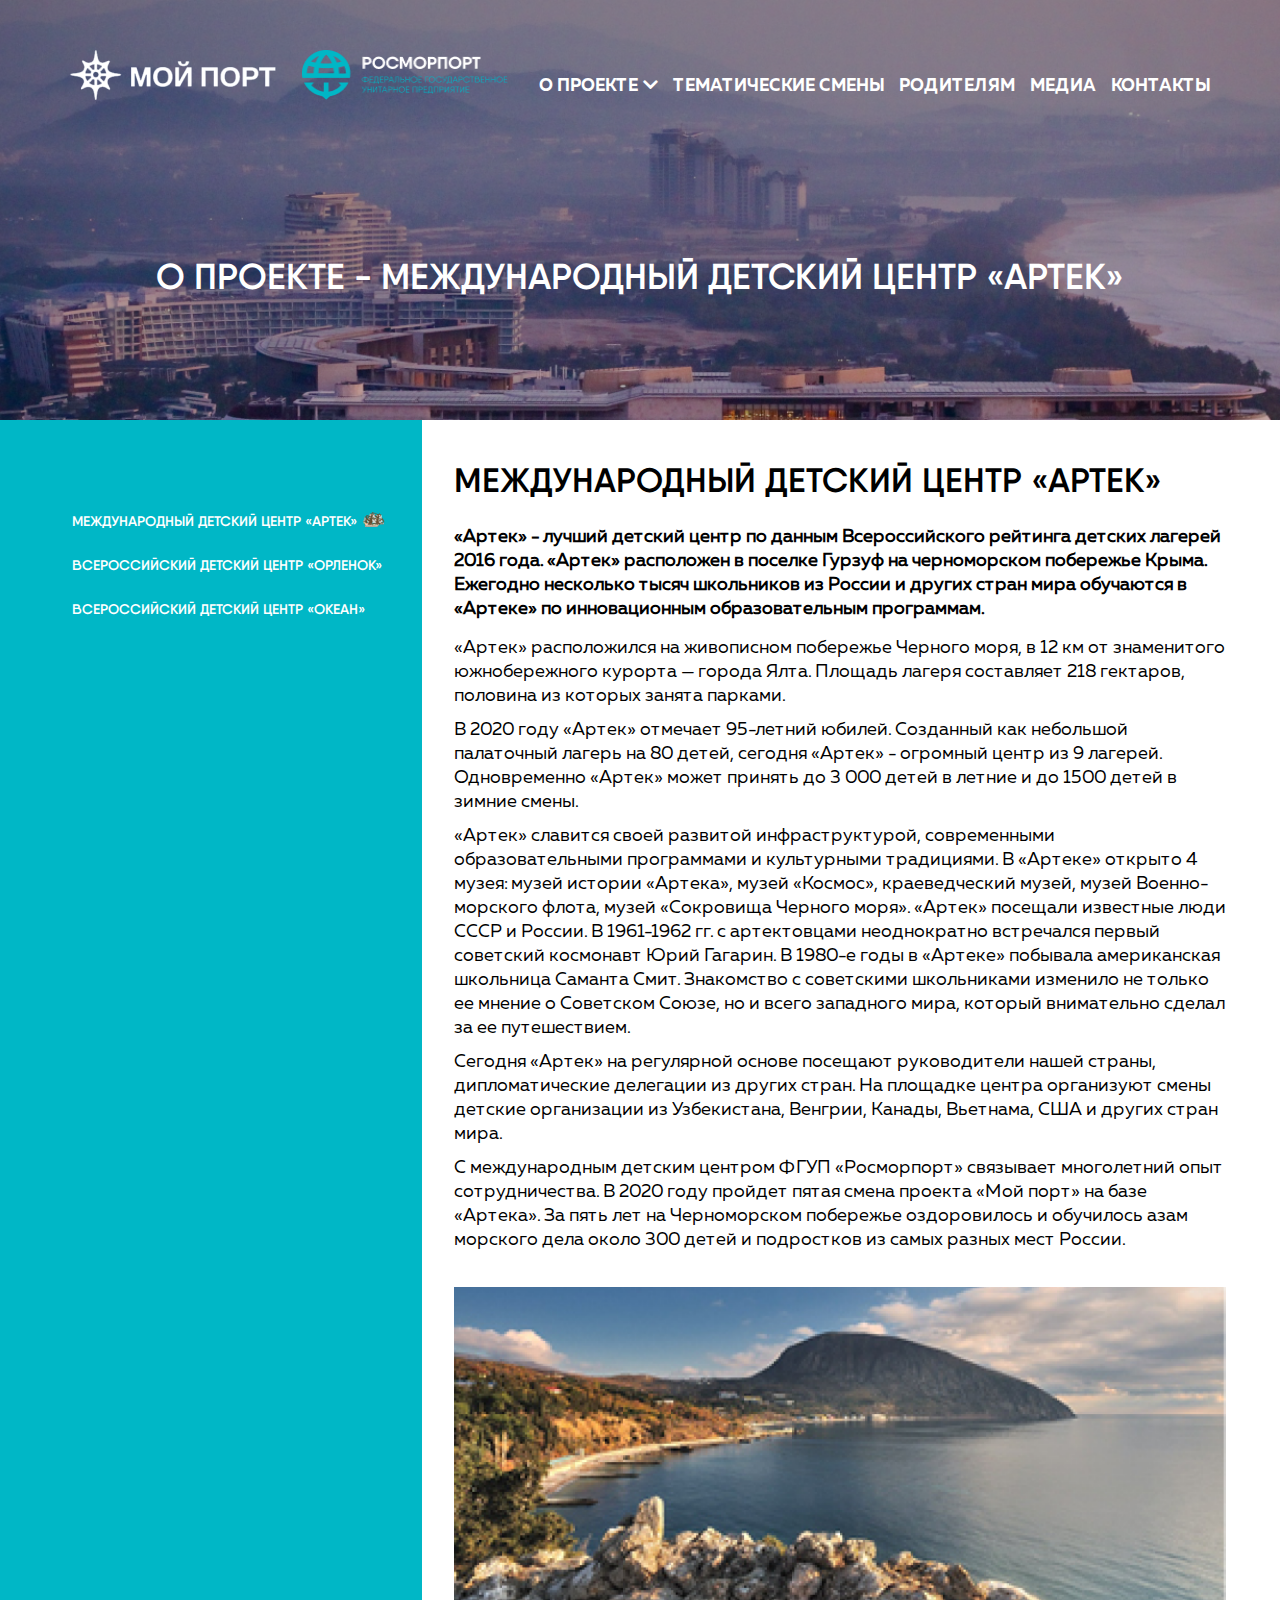
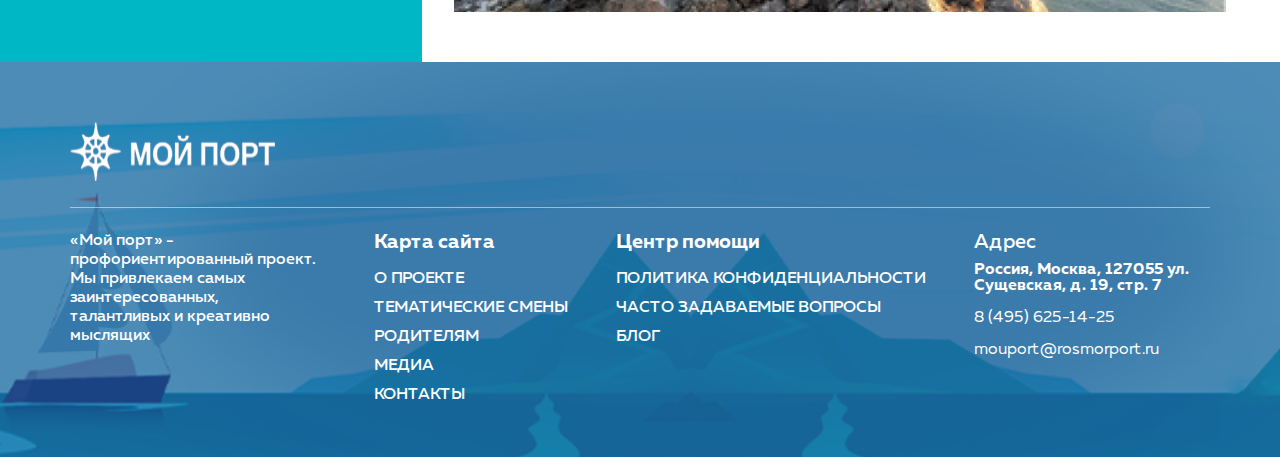
<file: artek.html>
<!DOCTYPE html>
<html lang="en">
  <head>
    <meta charset="UTF-8" />
    <meta name="viewport" content="width=device-width, initial-scale=1.0" />
    <meta http-equiv="X-UA-Compatible" content="ie=edge" />
    <title>Document</title>
    <link rel="stylesheet" href="css/bootstrap.css" />
    <link rel="stylesheet" href="css/all.min.css" />
    <link rel="stylesheet" href="css/slick.css" />
    <link rel="stylesheet" href="css/swiper.min.css" />
    <link rel="stylesheet" href="css/style.css" />
  </head>
  <body>
    <header class="header-other">
      <div class="container">
        <div class="row">
          <div class="col-12">
            <div class="header__content">
              <div class="logos">
                <a href="/" class="logo-myport">
                  <img src="img/header/logo-other.png" alt="" />
                </a>
                <a href="/" class="logo-ros">
                  <img src="img/header/logo-rus-other.png" alt="" />
                </a>
              </div>
              <div class="header__mobile">
                <button class="header__mobile__btn">
                  <span></span>
                  <span></span>
                  <span></span>
                </button>
                <div class="header__mobile__nav">
                  <ul>
                    <li>
                      <a class="drop_item-mob" href="#"
                        >О проекте <i class="fas fa-chevron-down"></i>
                      </a>
                      <div class="drop_downmenu-mob">
                        <ul>
                          <li><a href="">Подменю 1</a></li>
                          <li><a href="">Подменю 2</a></li>
                          <li><a href="">Подменю 3</a></li>
                        </ul>
                      </div>
                    </li>
                    <li><a href="#">Тематические смены</a></li>
                    <li><a href="#">Родителям</a></li>
                    <li><a href="#">Медиа</a></li>
                    <li><a href="#">Контакты</a></li>
                  </ul>
                </div>
              </div>
              <div class="header__desktop">
                <ul>
                  <li class="dropdown_item-desk">
                    <a href="#">О проекте<i class="fas fa-chevron-down"></i></a>
                    <div class="drop_downmenu-desk">
                      <ul>
                        <li><a href="">Подменю 1</a></li>
                        <li><a href="">Подменю 2</a></li>
                        <li><a href="">Подменю 3</a></li>
                      </ul>
                    </div>
                  </li>
                  <li><a href="#">Тематические смены</a></li>
                  <li><a href="#">Родителям</a></li>
                  <li><a href="#">Медиа</a></li>
                  <li><a href="#">Контакты</a></li>
                </ul>
              </div>
            </div>
          </div>
        </div>
      </div>
    </header>

    <section class="about-main">
      <div class="container">
        <div class="row">
          <div class="col-12">
            <div class="about-main__content">
              <h1 class="about-main__content-title">
                О проекте - Международный детский центр «Артек»
              </h1>
            </div>
          </div>
        </div>
      </div>
    </section>

    <section class="centre">
      <div class="centre__list">
        <ul>
          <li>
            <a class="centre__list-item active" id="artek" href="#"
              >Международный детский центр «Артек»</a
            >
          </li>
          <li>
            <a class="centre__list-item" id="orlenok" href="#"
              >Всероссийский детский центр «Орленок»</a
            >
          </li>
          <li>
            <a class="centre__list-item" id="ocean" href="#"
              >Всероссийский детский центр «Океан»</a
            >
          </li>
        </ul>
      </div>
      <div class="centre__info">
        <div class="content">
          <h2>Международный детский центр «Артек»</h2>
          <span
            >«Артек» - лучший детский центр по данным Всероссийского рейтинга
            детских лагерей 2016 года. «Артек» расположен в поселке Гурзуф на
            черноморском побережье Крыма. Ежегодно несколько тысяч школьников из
            России и других стран мира обучаются в «Артеке» по инновационным
            образовательным программам.</span
          >
          <p>
            «Артек» расположился на живописном побережье Черного моря, в 12 км
            от знаменитого южнобережного курорта — города Ялта. Площадь лагеря
            составляет 218 гектаров, половина из которых занята парками.
          </p>
          <p>
            В 2020 году «Артек» отмечает 95-летний юбилей. Созданный как
            небольшой палаточный лагерь на 80 детей, сегодня «Артек» - огромный
            центр из 9 лагерей. Одновременно «Артек» может принять до 3 000
            детей в летние и до 1500 детей в зимние смены.
          </p>
          <p>
            «Артек» славится своей развитой инфраструктурой, современными
            образовательными программами и культурными традициями. В «Артеке»
            открыто 4 музея: музей истории «Артека», музей «Космос»,
            краеведческий музей, музей Военно-морского флота, музей «Сокровища
            Черного моря». «Артек» посещали известные люди СССР и России. В
            1961-1962 гг. с артектовцами неоднократно встречался первый
            советский космонавт Юрий Гагарин. В 1980-е годы в «Артеке» побывала
            американская школьница Саманта Смит. Знакомство с советскими
            школьниками изменило не только ее мнение о Советском Союзе, но и
            всего западного мира, который внимательно сделал за ее путешествием.
          </p>
          <p>
            Сегодня «Артек» на регулярной основе посещают руководители нашей
            страны, дипломатические делегации из других стран. На площадке
            центра организуют смены детские организации из Узбекистана, Венгрии,
            Канады, Вьетнама, США и других стран мира.
          </p>
          <p>
            С международным детским центром ФГУП «Росморпорт» связывает
            многолетний опыт сотрудничества. В 2020 году пройдет пятая смена
            проекта «Мой порт» на базе «Артека». За пять лет на Черноморском
            побережье оздоровилось и обучилось азам морского дела около 300
            детей и подростков из самых разных мест России.
          </p>
          <div class="img">
            <img src="img/centre/image.png" alt="" />
          </div>
        </div>
      </div>
    </section>

    <footer class="footer">
      <div class="container">
        <div class="row">
          <div class="col-12">
            <div class="footer__logo">
              <a href="#">
                <img src="img/footer/logo.svg" alt="" />
              </a>
            </div>
          </div>
          <div class="col-12">
            <div class="footer__content">
              <div class="text">
                <p>
                  «Мой порт» - профориентированный проект. Мы привлекаем самых
                  заинтересованных, талантливых и креативно мыслящих
                </p>
              </div>
              <div class="map">
                <p>Карта сайта</p>
                <ul>
                  <li><a href="#">О проекте</a></li>
                  <li><a href="#">Тематические смены</a></li>
                  <li><a href="#">Родителям</a></li>
                  <li><a href="#">Медиа</a></li>
                  <li><a href="#">Контакты</a></li>
                </ul>
              </div>
              <div class="help">
                <p>Центр помощи</p>
                <ul>
                  <li><a href="#">Политика конфиденциальности</a></li>
                  <li><a href="#">Часто задаваемые вопросы</a></li>
                  <li><a href="#">Блог</a></li>
                </ul>
              </div>
              <div class="address">
                <p>Адрес</p>
                <div class="address__content">
                  <span
                    ><a href="#"
                      >Россия, Москва, 127055 ул. Сущевская, д. 19, стр. 7</a
                    ></span
                  >
                  <a href="tel:84956251425">8 (495) 625-14-25</a>
                  <a href="mailto:mouport@rosmorport.ru"
                    >mouport@rosmorport.ru</a
                  >
                </div>
              </div>
            </div>
          </div>
        </div>
      </div>
    </footer>

    <div class="header__fake-modal"></div>

    <script src="js/jquery-3.4.1.min.js"></script>
    <script src="js/swiper.min.js"></script>
    <script src="js/slick.min.js"></script>
    <script src="js/bootstrap.min.js"></script>
    <script src="js/main.js"></script>
  </body>
</html>
</file>
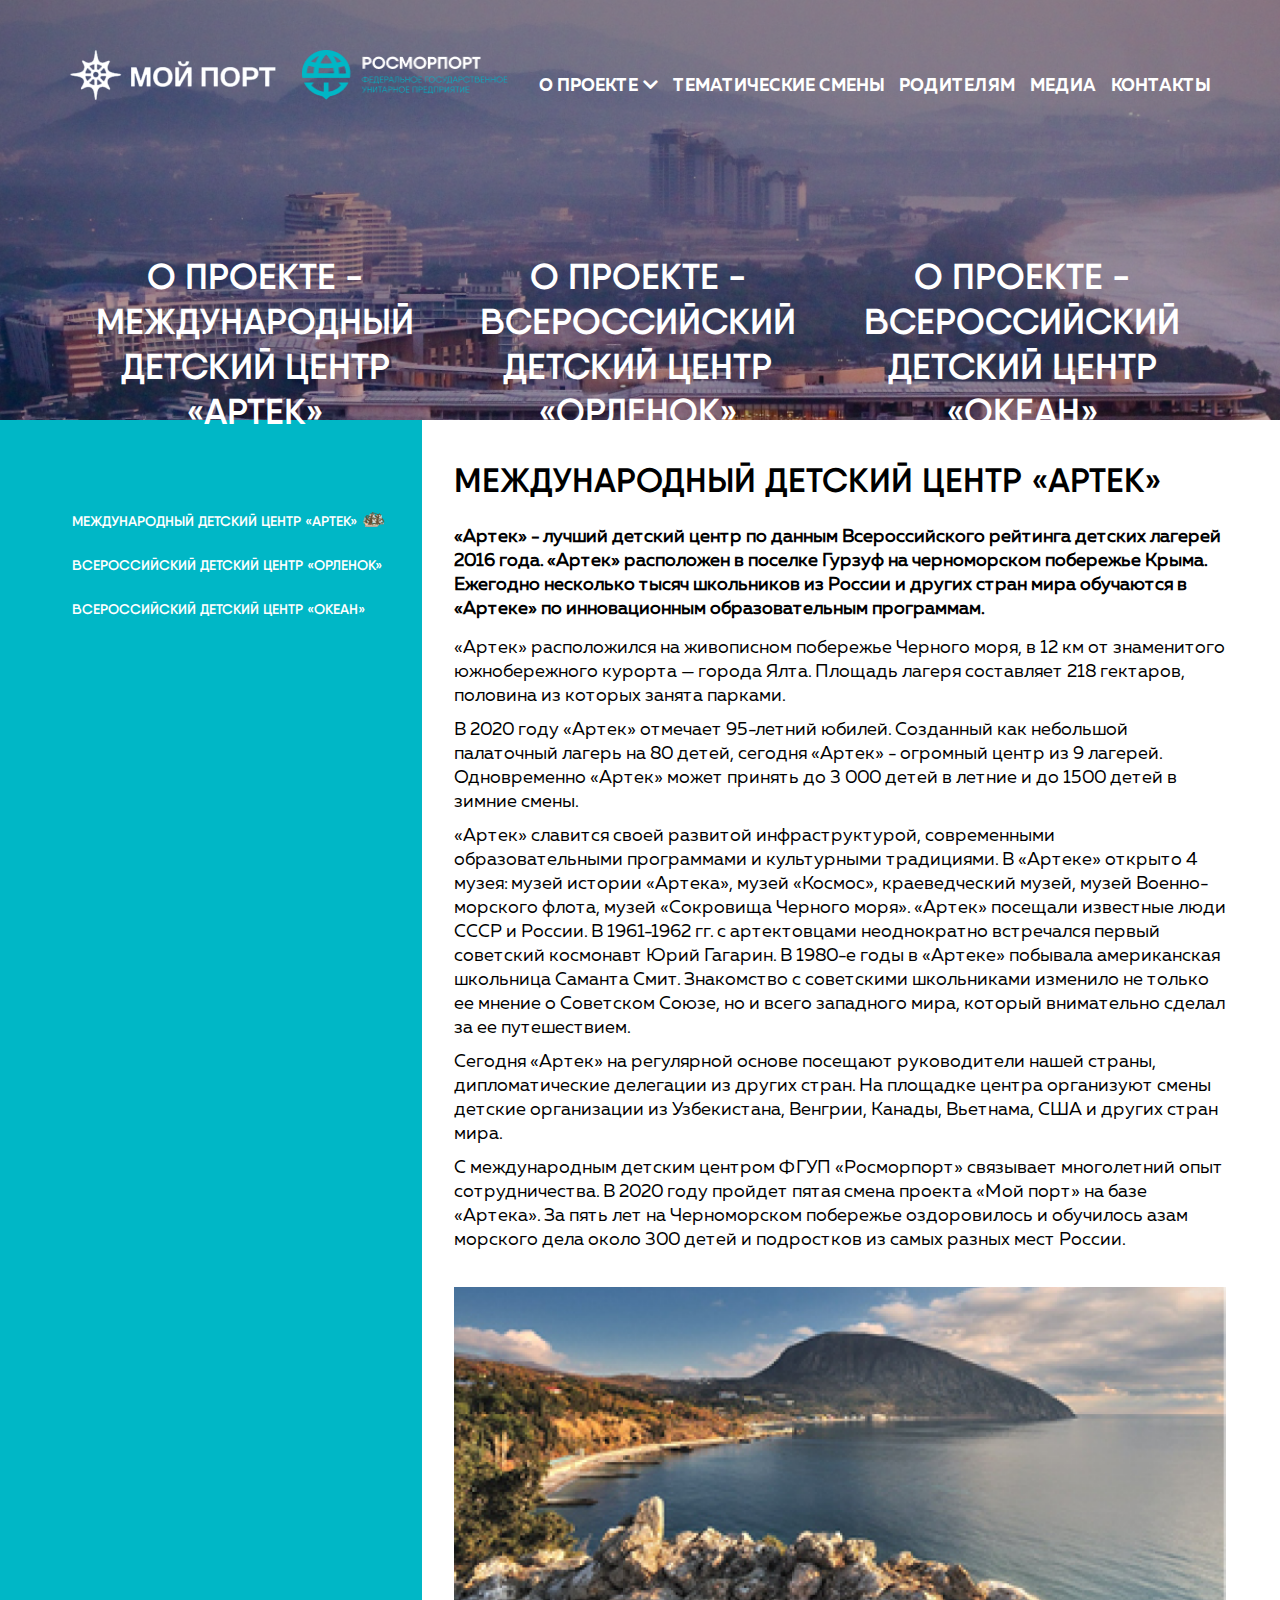
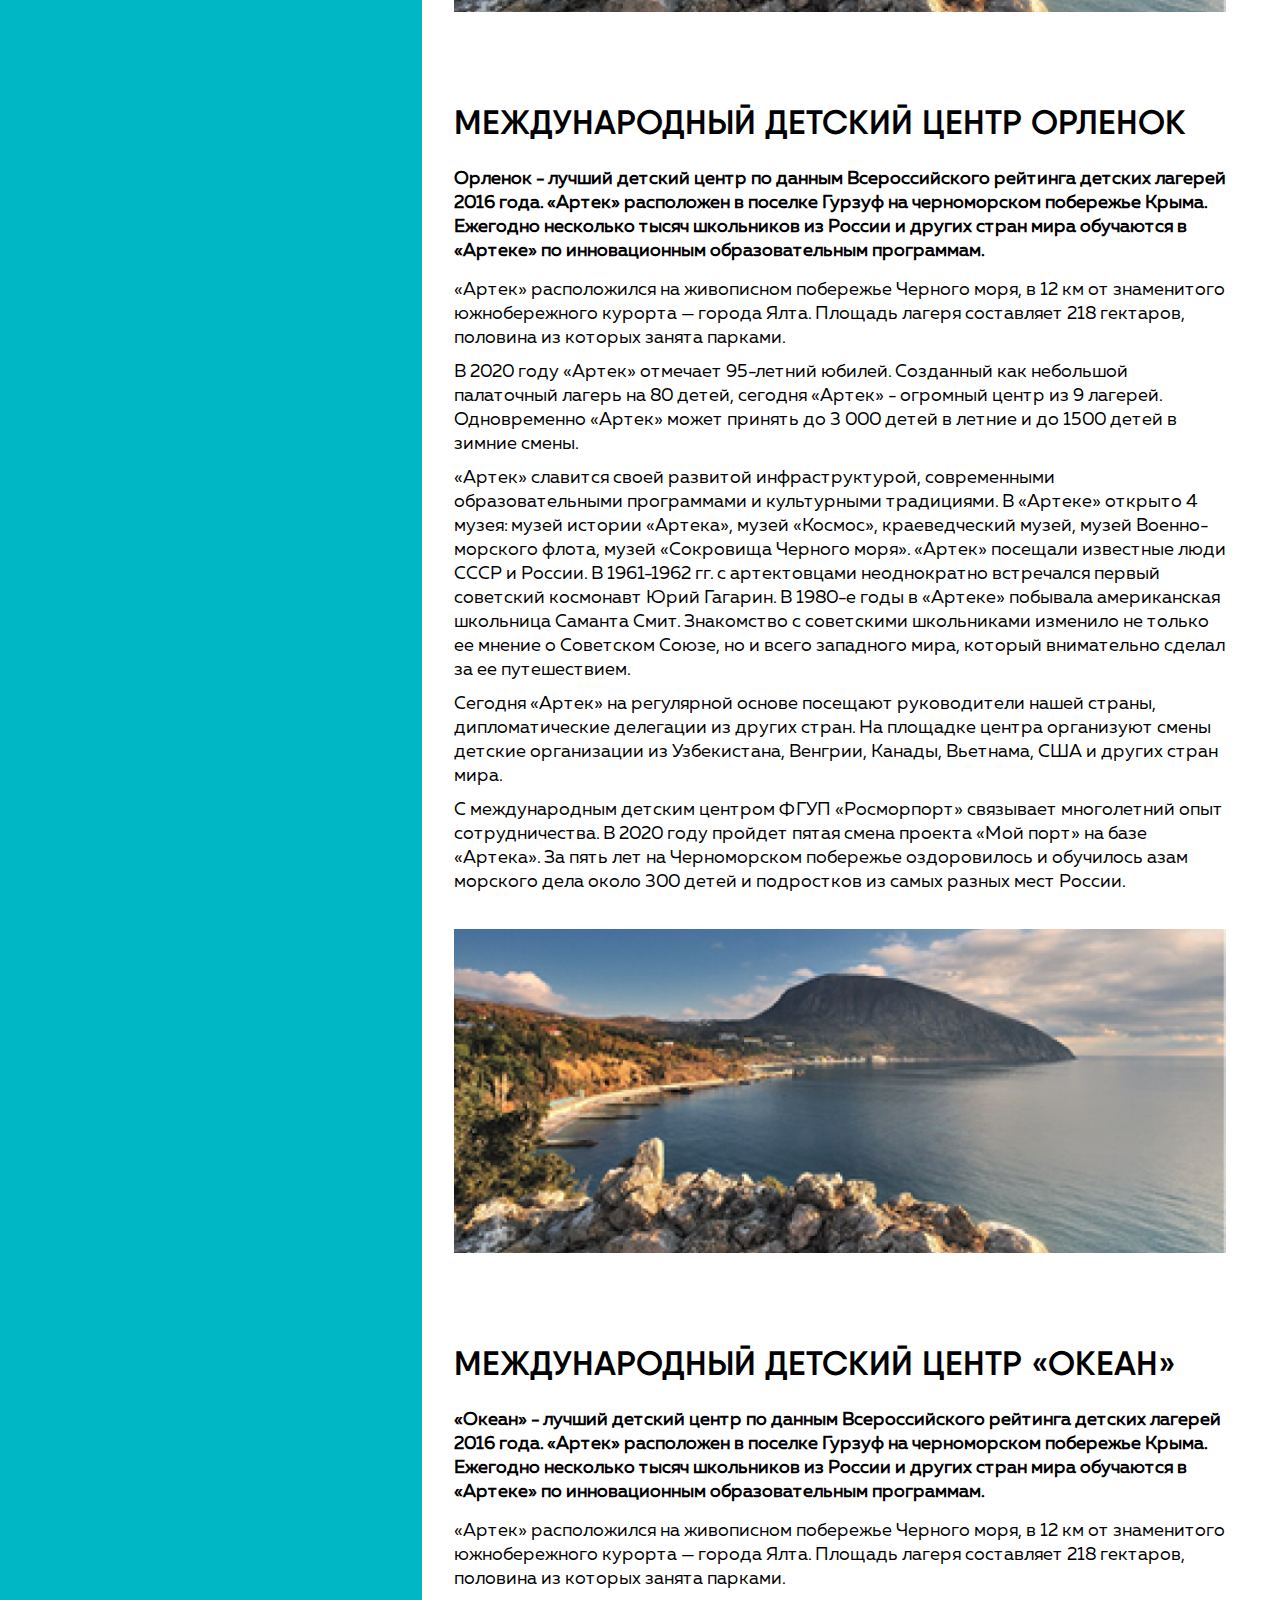
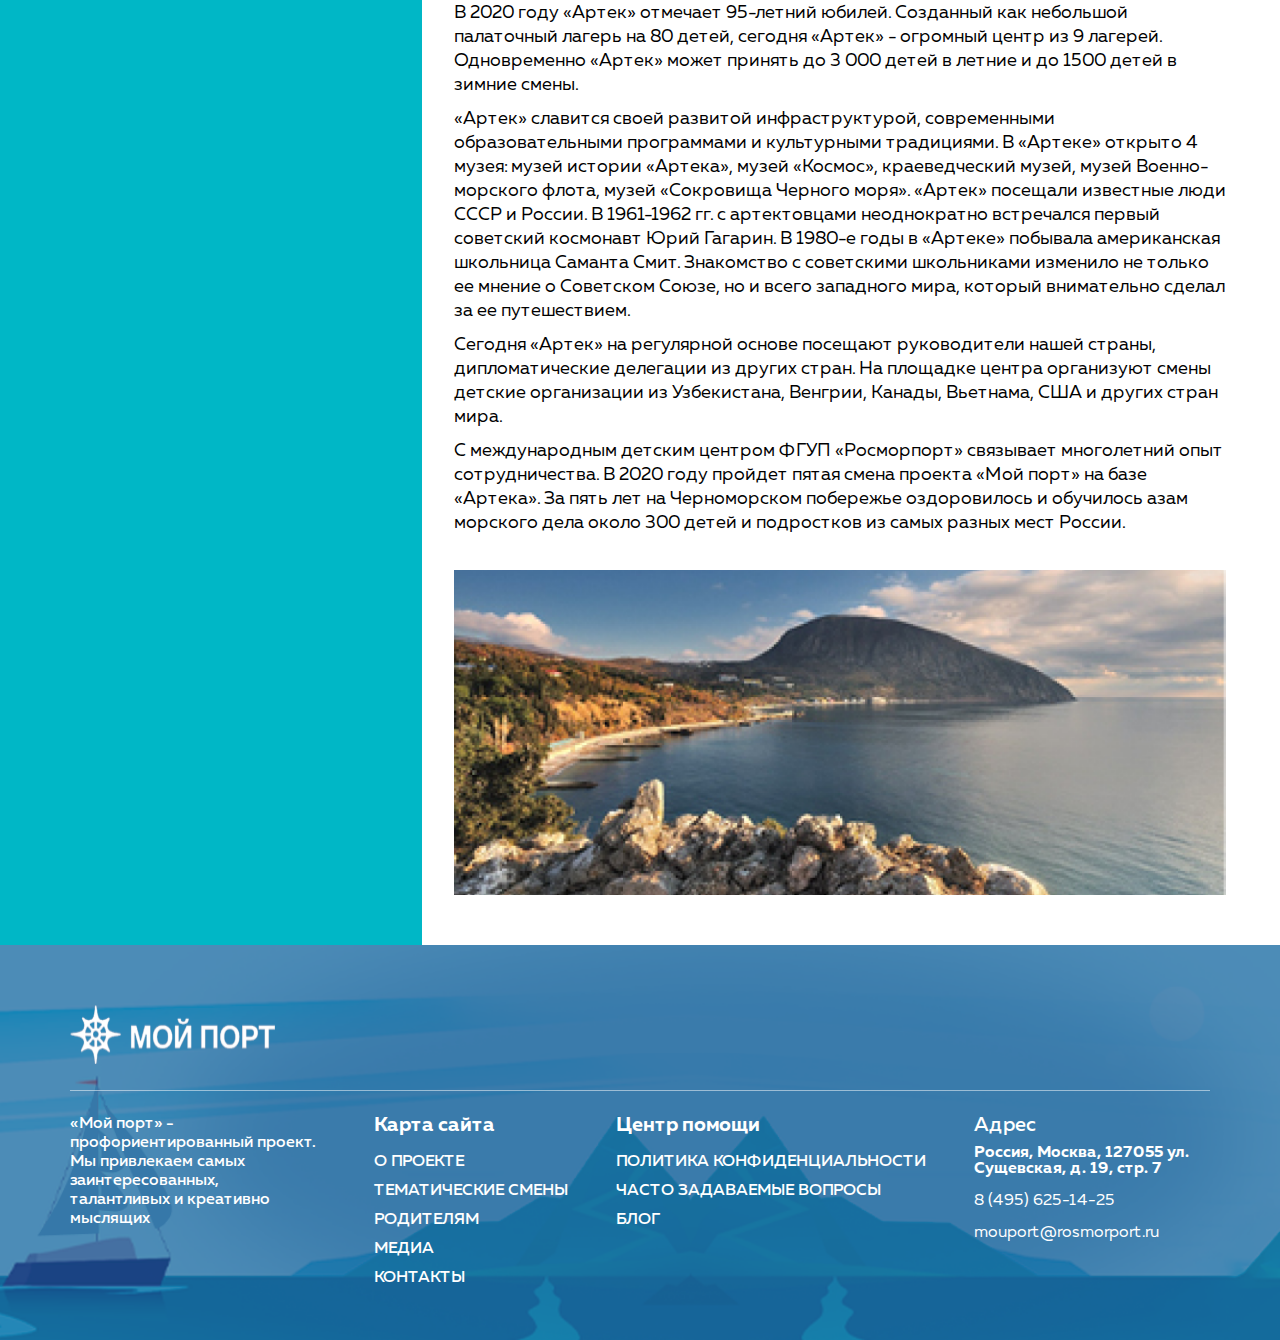
<file: centre.html>
<!DOCTYPE html>
<html lang="en">
  <head>
    <meta charset="UTF-8" />
    <meta name="viewport" content="width=device-width, initial-scale=1.0" />
    <meta http-equiv="X-UA-Compatible" content="ie=edge" />
    <title>Document</title>
    <link rel="stylesheet" href="css/bootstrap.css" />
    <link rel="stylesheet" href="css/all.min.css" />
    <link rel="stylesheet" href="css/slick.css" />
    <link rel="stylesheet" href="css/swiper.min.css" />
    <link rel="stylesheet" href="css/style.css" />
  </head>
  <body>
    <header class="header-other">
      <div class="container">
        <div class="row">
          <div class="col-12">
            <div class="header__content">
              <div class="logos">
                <a href="/" class="logo-myport">
                  <img src="img/header/logo-other.png" alt="" />
                </a>
                <a href="/" class="logo-ros">
                  <img src="img/header/logo-rus-other.png" alt="" />
                </a>
              </div>
              <div class="header__mobile">
                <button class="header__mobile__btn">
                  <span></span>
                  <span></span>
                  <span></span>
                </button>
                <div class="header__mobile__nav">
                  <ul>
                    <li>
                      <a class="drop_item-mob" href="#"
                        >О проекте <i class="fas fa-chevron-down"></i>
                      </a>
                      <div class="drop_downmenu-mob">
                        <ul>
                          <li><a href="">Подменю 1</a></li>
                          <li><a href="">Подменю 2</a></li>
                          <li><a href="">Подменю 3</a></li>
                        </ul>
                      </div>
                    </li>
                    <li><a href="#">Тематические смены</a></li>
                    <li><a href="#">Родителям</a></li>
                    <li><a href="#">Медиа</a></li>
                    <li><a href="#">Контакты</a></li>
                  </ul>
                </div>
              </div>
              <div class="header__desktop">
                <ul>
                  <li class="dropdown_item-desk">
                    <a href="#">О проекте<i class="fas fa-chevron-down"></i></a>
                    <div class="drop_downmenu-desk">
                      <ul>
                        <li><a href="">Подменю 1</a></li>
                        <li><a href="">Подменю 2</a></li>
                        <li><a href="">Подменю 3</a></li>
                      </ul>
                    </div>
                  </li>
                  <li><a href="#">Тематические смены</a></li>
                  <li><a href="#">Родителям</a></li>
                  <li><a href="#">Медиа</a></li>
                  <li><a href="#">Контакты</a></li>
                </ul>
              </div>
            </div>
          </div>
        </div>
      </div>
    </header>

    <section class="about-main">
      <div class="container">
        <div class="row">
          <div class="col-12">
            <div class="about-main__content">
              <h1 data-target="artek" class="about-main__content-title active">
                О проекте - Международный детский центр «Артек»
              </h1>
              <h1 data-target="orlenok" class="about-main__content-title">
                О проекте - Всероссийский детский центр «Орленок»
              </h1>
              <h1 data-target="ocean" class="about-main__content-title">
                О проекте - Всероссийский детский центр «Океан»
              </h1>
            </div>
          </div>
        </div>
      </div>
    </section>

    <section class="centre">
      <div class="centre__list">
        <ul>
          <li>
            <a class="centre__list-item active" id="artek" href=""
              >Международный детский центр «Артек»</a
            >
          </li>
          <li>
            <a class="centre__list-item" id="orlenok" href=""
              >Всероссийский детский центр «Орленок»</a
            >
          </li>
          <li>
            <a class="centre__list-item" id="ocean" href=""
              >Всероссийский детский центр «Океан»</a
            >
          </li>
        </ul>
      </div>
      <div class="centre__info">
        <div data-target="artek" class="content active">
          <h2>Международный детский центр «Артек»</h2>
          <span
            >«Артек» - лучший детский центр по данным Всероссийского рейтинга
            детских лагерей 2016 года. «Артек» расположен в поселке Гурзуф на
            черноморском побережье Крыма. Ежегодно несколько тысяч школьников из
            России и других стран мира обучаются в «Артеке» по инновационным
            образовательным программам.</span
          >
          <p>
            «Артек» расположился на живописном побережье Черного моря, в 12 км
            от знаменитого южнобережного курорта — города Ялта. Площадь лагеря
            составляет 218 гектаров, половина из которых занята парками.
          </p>
          <p>
            В 2020 году «Артек» отмечает 95-летний юбилей. Созданный как
            небольшой палаточный лагерь на 80 детей, сегодня «Артек» - огромный
            центр из 9 лагерей. Одновременно «Артек» может принять до 3 000
            детей в летние и до 1500 детей в зимние смены.
          </p>
          <p>
            «Артек» славится своей развитой инфраструктурой, современными
            образовательными программами и культурными традициями. В «Артеке»
            открыто 4 музея: музей истории «Артека», музей «Космос»,
            краеведческий музей, музей Военно-морского флота, музей «Сокровища
            Черного моря». «Артек» посещали известные люди СССР и России. В
            1961-1962 гг. с артектовцами неоднократно встречался первый
            советский космонавт Юрий Гагарин. В 1980-е годы в «Артеке» побывала
            американская школьница Саманта Смит. Знакомство с советскими
            школьниками изменило не только ее мнение о Советском Союзе, но и
            всего западного мира, который внимательно сделал за ее путешествием.
          </p>
          <p>
            Сегодня «Артек» на регулярной основе посещают руководители нашей
            страны, дипломатические делегации из других стран. На площадке
            центра организуют смены детские организации из Узбекистана, Венгрии,
            Канады, Вьетнама, США и других стран мира.
          </p>
          <p>
            С международным детским центром ФГУП «Росморпорт» связывает
            многолетний опыт сотрудничества. В 2020 году пройдет пятая смена
            проекта «Мой порт» на базе «Артека». За пять лет на Черноморском
            побережье оздоровилось и обучилось азам морского дела около 300
            детей и подростков из самых разных мест России.
          </p>
          <div class="img">
            <img src="img/centre/image.png" alt="" />
          </div>
        </div>
        <div data-target="orlenok" class="content">
          <h2>Международный детский центр Орленок</h2>
          <span
            >Орленок - лучший детский центр по данным Всероссийского рейтинга
            детских лагерей 2016 года. «Артек» расположен в поселке Гурзуф на
            черноморском побережье Крыма. Ежегодно несколько тысяч школьников из
            России и других стран мира обучаются в «Артеке» по инновационным
            образовательным программам.</span
          >
          <p>
            «Артек» расположился на живописном побережье Черного моря, в 12 км
            от знаменитого южнобережного курорта — города Ялта. Площадь лагеря
            составляет 218 гектаров, половина из которых занята парками.
          </p>
          <p>
            В 2020 году «Артек» отмечает 95-летний юбилей. Созданный как
            небольшой палаточный лагерь на 80 детей, сегодня «Артек» - огромный
            центр из 9 лагерей. Одновременно «Артек» может принять до 3 000
            детей в летние и до 1500 детей в зимние смены.
          </p>
          <p>
            «Артек» славится своей развитой инфраструктурой, современными
            образовательными программами и культурными традициями. В «Артеке»
            открыто 4 музея: музей истории «Артека», музей «Космос»,
            краеведческий музей, музей Военно-морского флота, музей «Сокровища
            Черного моря». «Артек» посещали известные люди СССР и России. В
            1961-1962 гг. с артектовцами неоднократно встречался первый
            советский космонавт Юрий Гагарин. В 1980-е годы в «Артеке» побывала
            американская школьница Саманта Смит. Знакомство с советскими
            школьниками изменило не только ее мнение о Советском Союзе, но и
            всего западного мира, который внимательно сделал за ее путешествием.
          </p>
          <p>
            Сегодня «Артек» на регулярной основе посещают руководители нашей
            страны, дипломатические делегации из других стран. На площадке
            центра организуют смены детские организации из Узбекистана, Венгрии,
            Канады, Вьетнама, США и других стран мира.
          </p>
          <p>
            С международным детским центром ФГУП «Росморпорт» связывает
            многолетний опыт сотрудничества. В 2020 году пройдет пятая смена
            проекта «Мой порт» на базе «Артека». За пять лет на Черноморском
            побережье оздоровилось и обучилось азам морского дела около 300
            детей и подростков из самых разных мест России.
          </p>
          <div class="img">
            <img src="img/centre/image.png" alt="" />
          </div>
        </div>
        <div data-target="ocean" class="content">
          <h2>Международный детский центр «Океан»</h2>
          <span
            >«Океан» - лучший детский центр по данным Всероссийского рейтинга
            детских лагерей 2016 года. «Артек» расположен в поселке Гурзуф на
            черноморском побережье Крыма. Ежегодно несколько тысяч школьников из
            России и других стран мира обучаются в «Артеке» по инновационным
            образовательным программам.</span
          >
          <p>
            «Артек» расположился на живописном побережье Черного моря, в 12 км
            от знаменитого южнобережного курорта — города Ялта. Площадь лагеря
            составляет 218 гектаров, половина из которых занята парками.
          </p>
          <p>
            В 2020 году «Артек» отмечает 95-летний юбилей. Созданный как
            небольшой палаточный лагерь на 80 детей, сегодня «Артек» - огромный
            центр из 9 лагерей. Одновременно «Артек» может принять до 3 000
            детей в летние и до 1500 детей в зимние смены.
          </p>
          <p>
            «Артек» славится своей развитой инфраструктурой, современными
            образовательными программами и культурными традициями. В «Артеке»
            открыто 4 музея: музей истории «Артека», музей «Космос»,
            краеведческий музей, музей Военно-морского флота, музей «Сокровища
            Черного моря». «Артек» посещали известные люди СССР и России. В
            1961-1962 гг. с артектовцами неоднократно встречался первый
            советский космонавт Юрий Гагарин. В 1980-е годы в «Артеке» побывала
            американская школьница Саманта Смит. Знакомство с советскими
            школьниками изменило не только ее мнение о Советском Союзе, но и
            всего западного мира, который внимательно сделал за ее путешествием.
          </p>
          <p>
            Сегодня «Артек» на регулярной основе посещают руководители нашей
            страны, дипломатические делегации из других стран. На площадке
            центра организуют смены детские организации из Узбекистана, Венгрии,
            Канады, Вьетнама, США и других стран мира.
          </p>
          <p>
            С международным детским центром ФГУП «Росморпорт» связывает
            многолетний опыт сотрудничества. В 2020 году пройдет пятая смена
            проекта «Мой порт» на базе «Артека». За пять лет на Черноморском
            побережье оздоровилось и обучилось азам морского дела около 300
            детей и подростков из самых разных мест России.
          </p>
          <div class="img">
            <img src="img/centre/image.png" alt="" />
          </div>
        </div>
      </div>
    </section>

    <footer class="footer">
      <div class="container">
        <div class="row">
          <div class="col-12">
            <div class="footer__logo">
              <a href="#">
                <img src="img/footer/logo.svg" alt="" />
              </a>
            </div>
          </div>
          <div class="col-12">
            <div class="footer__content">
              <div class="text">
                <p>
                  «Мой порт» - профориентированный проект. Мы привлекаем самых
                  заинтересованных, талантливых и креативно мыслящих
                </p>
              </div>
              <div class="map">
                <p>Карта сайта</p>
                <ul>
                  <li><a href="#">О проекте</a></li>
                  <li><a href="#">Тематические смены</a></li>
                  <li><a href="#">Родителям</a></li>
                  <li><a href="#">Медиа</a></li>
                  <li><a href="#">Контакты</a></li>
                </ul>
              </div>
              <div class="help">
                <p>Центр помощи</p>
                <ul>
                  <li><a href="#">Политика конфиденциальности</a></li>
                  <li><a href="#">Часто задаваемые вопросы</a></li>
                  <li><a href="#">Блог</a></li>
                </ul>
              </div>
              <div class="address">
                <p>Адрес</p>
                <div class="address__content">
                  <span
                    ><a href="#"
                      >Россия, Москва, 127055 ул. Сущевская, д. 19, стр. 7</a
                    ></span
                  >
                  <a href="tel:84956251425">8 (495) 625-14-25</a>
                  <a href="mailto:mouport@rosmorport.ru"
                    >mouport@rosmorport.ru</a
                  >
                </div>
              </div>
            </div>
          </div>
        </div>
      </div>
    </footer>

    <div class="header__fake-modal"></div>

    <script src="js/jquery-3.4.1.min.js"></script>
    <script src="js/swiper.min.js"></script>
    <script src="js/slick.min.js"></script>
    <script src="js/bootstrap.min.js"></script>
    <script src="js/main.js"></script>
  </body>
</html>
</file>
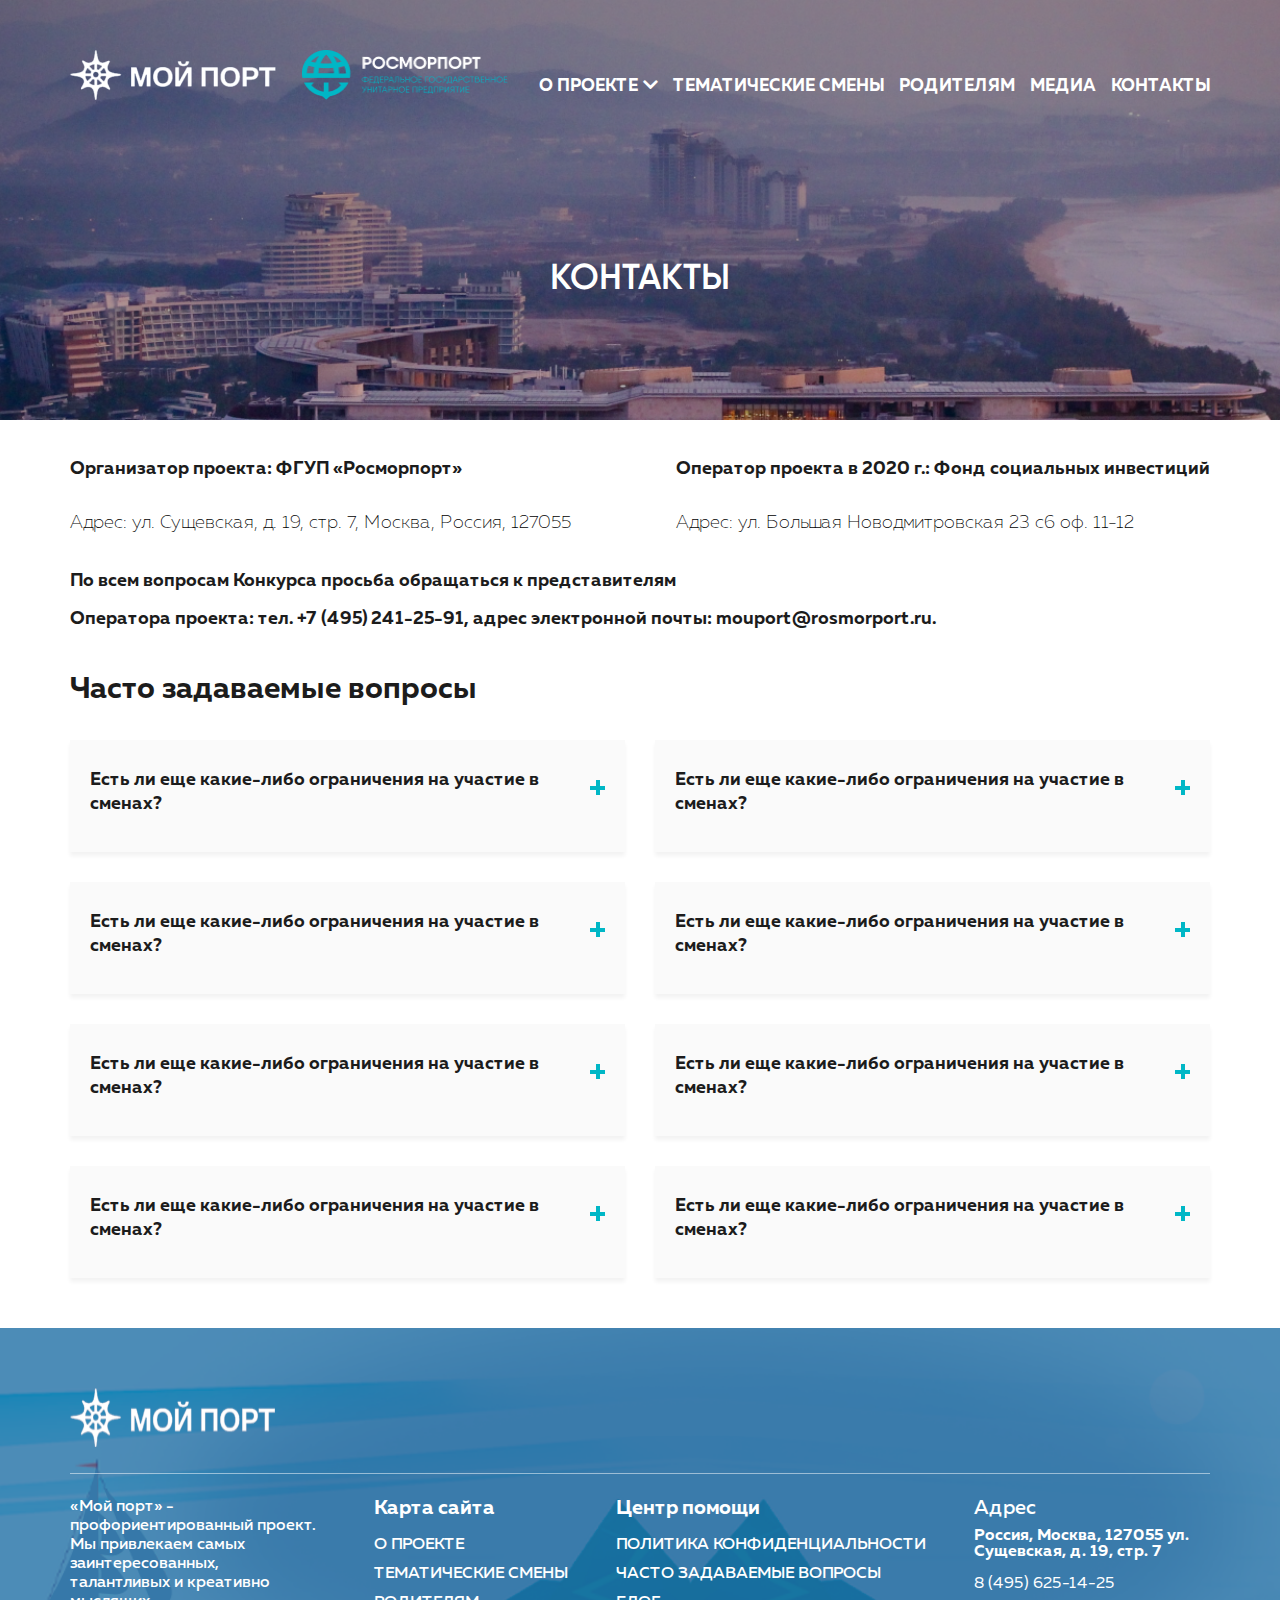
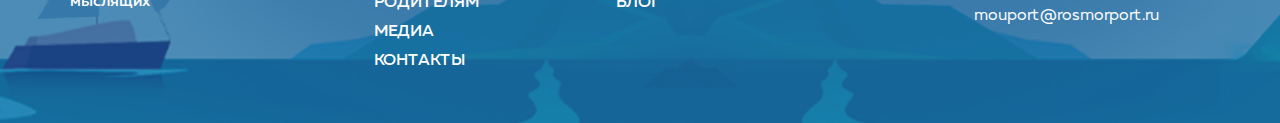
<file: contacts.html>
<!DOCTYPE html>
<html lang="en">
  <head>
    <meta charset="UTF-8" />
    <meta name="viewport" content="width=device-width, initial-scale=1.0" />
    <meta http-equiv="X-UA-Compatible" content="ie=edge" />
    <title>Document</title>
    <link rel="stylesheet" href="css/bootstrap.css" />
    <link rel="stylesheet" href="css/all.min.css" />
    <link rel="stylesheet" href="css/slick.css" />
    <link rel="stylesheet" href="css/swiper.min.css" />
    <link rel="stylesheet" href="css/style.css" />
  </head>
  <body>
    <header class="header-other">
      <div class="container">
        <div class="row">
          <div class="col-12">
            <div class="header__content">
              <div class="logos">
                <a href="/" class="logo-myport">
                  <img src="img/header/logo-other.png" alt="" />
                </a>
                <a href="/" class="logo-ros">
                  <img src="img/header/logo-rus-other.png" alt="" />
                </a>
              </div>
              <div class="header__mobile">
                <button class="header__mobile__btn">
                  <span></span>
                  <span></span>
                  <span></span>
                </button>
                <div class="header__mobile__nav">
                  <ul>
                    <li>
                      <a class="drop_item-mob" href="#"
                        >О проекте <i class="fas fa-chevron-down"></i>
                      </a>
                      <div class="drop_downmenu-mob">
                        <ul>
                          <li><a href="">Подменю 1</a></li>
                          <li><a href="">Подменю 2</a></li>
                          <li><a href="">Подменю 3</a></li>
                        </ul>
                      </div>
                    </li>
                    <li><a href="#">Тематические смены</a></li>
                    <li><a href="#">Родителям</a></li>
                    <li><a href="#">Медиа</a></li>
                    <li><a href="#">Контакты</a></li>
                  </ul>
                </div>
              </div>
              <div class="header__desktop">
                <ul>
                  <li class="dropdown_item-desk">
                    <a href="#">О проекте<i class="fas fa-chevron-down"></i></a>
                    <div class="drop_downmenu-desk">
                      <ul>
                        <li><a href="">Подменю 1</a></li>
                        <li><a href="">Подменю 2</a></li>
                        <li><a href="">Подменю 3</a></li>
                      </ul>
                    </div>
                  </li>
                  <li><a href="#">Тематические смены</a></li>
                  <li><a href="#">Родителям</a></li>
                  <li><a href="#">Медиа</a></li>
                  <li><a href="#">Контакты</a></li>
                </ul>
              </div>
            </div>
          </div>
        </div>
      </div>
    </header>

    <section class="about-main">
      <div class="container">
        <div class="row">
          <div class="col-12">
            <div class="about-main__content">
              <h1>Контакты</h1>
            </div>
          </div>
        </div>
      </div>
    </section>

    <section class="contacts">
      <div class="container">
        <div class="row">
          <div class="col-12">
            <div class="contacts__content">
              <div class="info">
                <div class="left">
                  <span>Организатор проекта: ФГУП «Росморпорт»</span>
                  <p>
                    Адрес: ул. Сущевская, д. 19, стр. 7, Москва, Россия, 127055
                  </p>
                </div>
                <div class="right">
                  <span
                    >Оператор проекта в 2020 г.: Фонд социальных
                    инвестиций</span
                  >
                  <p>Адрес: ул. Большая Новодмитровская 23 с6 оф. 11-12</p>
                </div>
              </div>
              <span
                >По всем вопросам Конкурса просьба обращаться к
                представителям</span
              >
              <span
                >Оператора проекта: тел.
                <a href="tel:+74952412591">+7 (495) 241-25-91</a>, адрес
                электронной почты:
                <a href="mailto:mouport@rosmorport.ru"
                  >mouport@rosmorport.ru.</a
                ></span
              >
            </div>
          </div>
        </div>
        <div class="row">
          <div class="col-12">
            <h3 class="contacts__faq-title">Часто задаваемые вопросы</h3>
          </div>
          <div class="col-12 col-md-6">
            <div class="contacts__item">
              <h4>
                Есть ли еще какие-либо ограничения на участие в сменах?
              </h4>
              <button></button>
              <p>
                В 2020 году в связи с пандемией короновируса МДЦ «Артек» ввел
                временные ограничения на участие в сменах детей, посещавших
                страны с наиболее неблагоприятной эпидемиологической ситуацией.
                В частности, ограничения вводятся для школьников, посетивших в
                период с 01.12.2019 г. Китайскую Народную Республику, Таиланд,
                Японию, Республику Южная Корея, США или Тайвань. Также временные
                ограничения вводятся для жителей для регионов, граничащих с
                Китайской Народной Республикой: Амурской области, Еврейской
                автономной области, Забайкальского, Приморского и Хабаровского
                краев.
              </p>
            </div>
          </div>
          <div class="col-12 col-md-6">
            <div class="contacts__item">
              <h4>
                Есть ли еще какие-либо ограничения на участие в сменах?
              </h4>
              <button></button>
              <p>
                В 2020 году в связи с пандемией короновируса МДЦ «Артек» ввел
                временные ограничения на участие в сменах детей, посещавших
                страны с наиболее неблагоприятной эпидемиологической ситуацией.
                В частности, ограничения вводятся для школьников, посетивших в
                период с 01.12.2019 г. Китайскую Народную Республику, Таиланд,
                Японию, Республику Южная Корея, США или Тайвань. Также временные
                ограничения вводятся для жителей для регионов, граничащих с
                Китайской Народной Республикой: Амурской области, Еврейской
                автономной области, Забайкальского, Приморского и Хабаровского
                краев.
              </p>
            </div>
          </div>
          <div class="col-12 col-md-6">
            <div class="contacts__item">
              <h4>
                Есть ли еще какие-либо ограничения на участие в сменах?
              </h4>
              <button></button>
              <p>
                В 2020 году в связи с пандемией короновируса МДЦ «Артек» ввел
                временные ограничения на участие в сменах детей, посещавших
                страны с наиболее неблагоприятной эпидемиологической ситуацией.
                В частности, ограничения вводятся для школьников, посетивших в
                период с 01.12.2019 г. Китайскую Народную Республику, Таиланд,
                Японию, Республику Южная Корея, США или Тайвань. Также временные
                ограничения вводятся для жителей для регионов, граничащих с
                Китайской Народной Республикой: Амурской области, Еврейской
                автономной области, Забайкальского, Приморского и Хабаровского
                краев.
              </p>
            </div>
          </div>
          <div class="col-12 col-md-6">
            <div class="contacts__item">
              <h4>
                Есть ли еще какие-либо ограничения на участие в сменах?
              </h4>
              <button></button>
              <p>
                В 2020 году в связи с пандемией короновируса МДЦ «Артек» ввел
                временные ограничения на участие в сменах детей, посещавших
                страны с наиболее неблагоприятной эпидемиологической ситуацией.
                В частности, ограничения вводятся для школьников, посетивших в
                период с 01.12.2019 г. Китайскую Народную Республику, Таиланд,
                Японию, Республику Южная Корея, США или Тайвань. Также временные
                ограничения вводятся для жителей для регионов, граничащих с
                Китайской Народной Республикой: Амурской области, Еврейской
                автономной области, Забайкальского, Приморского и Хабаровского
                краев.
              </p>
            </div>
          </div>
          <div class="col-12 col-md-6">
            <div class="contacts__item">
              <h4>
                Есть ли еще какие-либо ограничения на участие в сменах?
              </h4>
              <button></button>
              <p>
                В 2020 году в связи с пандемией короновируса МДЦ «Артек» ввел
                временные ограничения на участие в сменах детей, посещавших
                страны с наиболее неблагоприятной эпидемиологической ситуацией.
                В частности, ограничения вводятся для школьников, посетивших в
                период с 01.12.2019 г. Китайскую Народную Республику, Таиланд,
                Японию, Республику Южная Корея, США или Тайвань. Также временные
                ограничения вводятся для жителей для регионов, граничащих с
                Китайской Народной Республикой: Амурской области, Еврейской
                автономной области, Забайкальского, Приморского и Хабаровского
                краев.
              </p>
            </div>
          </div>
          <div class="col-12 col-md-6">
            <div class="contacts__item">
              <h4>
                Есть ли еще какие-либо ограничения на участие в сменах?
              </h4>
              <button></button>
              <p>
                В 2020 году в связи с пандемией короновируса МДЦ «Артек» ввел
                временные ограничения на участие в сменах детей, посещавших
                страны с наиболее неблагоприятной эпидемиологической ситуацией.
                В частности, ограничения вводятся для школьников, посетивших в
                период с 01.12.2019 г. Китайскую Народную Республику, Таиланд,
                Японию, Республику Южная Корея, США или Тайвань. Также временные
                ограничения вводятся для жителей для регионов, граничащих с
                Китайской Народной Республикой: Амурской области, Еврейской
                автономной области, Забайкальского, Приморского и Хабаровского
                краев.
              </p>
            </div>
          </div>
          <div class="col-12 col-md-6">
            <div class="contacts__item">
              <h4>
                Есть ли еще какие-либо ограничения на участие в сменах?
              </h4>
              <button></button>
              <p>
                В 2020 году в связи с пандемией короновируса МДЦ «Артек» ввел
                временные ограничения на участие в сменах детей, посещавших
                страны с наиболее неблагоприятной эпидемиологической ситуацией.
                В частности, ограничения вводятся для школьников, посетивших в
                период с 01.12.2019 г. Китайскую Народную Республику, Таиланд,
                Японию, Республику Южная Корея, США или Тайвань. Также временные
                ограничения вводятся для жителей для регионов, граничащих с
                Китайской Народной Республикой: Амурской области, Еврейской
                автономной области, Забайкальского, Приморского и Хабаровского
                краев.
              </p>
            </div>
          </div>
          <div class="col-12 col-md-6">
            <div class="contacts__item">
              <h4>
                Есть ли еще какие-либо ограничения на участие в сменах?
              </h4>
              <button></button>
              <p>
                В 2020 году в связи с пандемией короновируса МДЦ «Артек» ввел
                временные ограничения на участие в сменах детей, посещавших
                страны с наиболее неблагоприятной эпидемиологической ситуацией.
                В частности, ограничения вводятся для школьников, посетивших в
                период с 01.12.2019 г. Китайскую Народную Республику, Таиланд,
                Японию, Республику Южная Корея, США или Тайвань. Также временные
                ограничения вводятся для жителей для регионов, граничащих с
                Китайской Народной Республикой: Амурской области, Еврейской
                автономной области, Забайкальского, Приморского и Хабаровского
                краев.
              </p>
            </div>
          </div>
        </div>
      </div>
    </section>

    <footer class="footer">
      <div class="container">
        <div class="row">
          <div class="col-12">
            <div class="footer__logo">
              <a href="#">
                <img src="img/footer/logo.svg" alt="" />
              </a>
            </div>
          </div>
          <div class="col-12">
            <div class="footer__content">
              <div class="text">
                <p>
                  «Мой порт» - профориентированный проект. Мы привлекаем самых
                  заинтересованных, талантливых и креативно мыслящих
                </p>
              </div>
              <div class="map">
                <p>Карта сайта</p>
                <ul>
                  <li><a href="#">О проекте</a></li>
                  <li><a href="#">Тематические смены</a></li>
                  <li><a href="#">Родителям</a></li>
                  <li><a href="#">Медиа</a></li>
                  <li><a href="#">Контакты</a></li>
                </ul>
              </div>
              <div class="help">
                <p>Центр помощи</p>
                <ul>
                  <li><a href="#">Политика конфиденциальности</a></li>
                  <li><a href="#">Часто задаваемые вопросы</a></li>
                  <li><a href="#">Блог</a></li>
                </ul>
              </div>
              <div class="address">
                <p>Адрес</p>
                <div class="address__content">
                  <span
                    >Россия, Москва, 127055 ул. Сущевская, д. 19, стр. 7</span
                  >
                  <a href="tel:84956251425">8 (495) 625-14-25</a>
                  <a href="mailto:mouport@rosmorport.ru"
                    >mouport@rosmorport.ru</a
                  >
                </div>
              </div>
            </div>
          </div>
        </div>
      </div>
    </footer>

    <div class="header__fake-modal"></div>

    <script src="js/jquery-3.4.1.min.js"></script>
    <script src="js/swiper.min.js"></script>
    <script src="js/slick.min.js"></script>
    <script src="js/jquery.maskedinput.min.js"></script>
    <script src="js/bootstrap.min.js"></script>
    <script src="js/main.js"></script>
  </body>
</html>
</file>
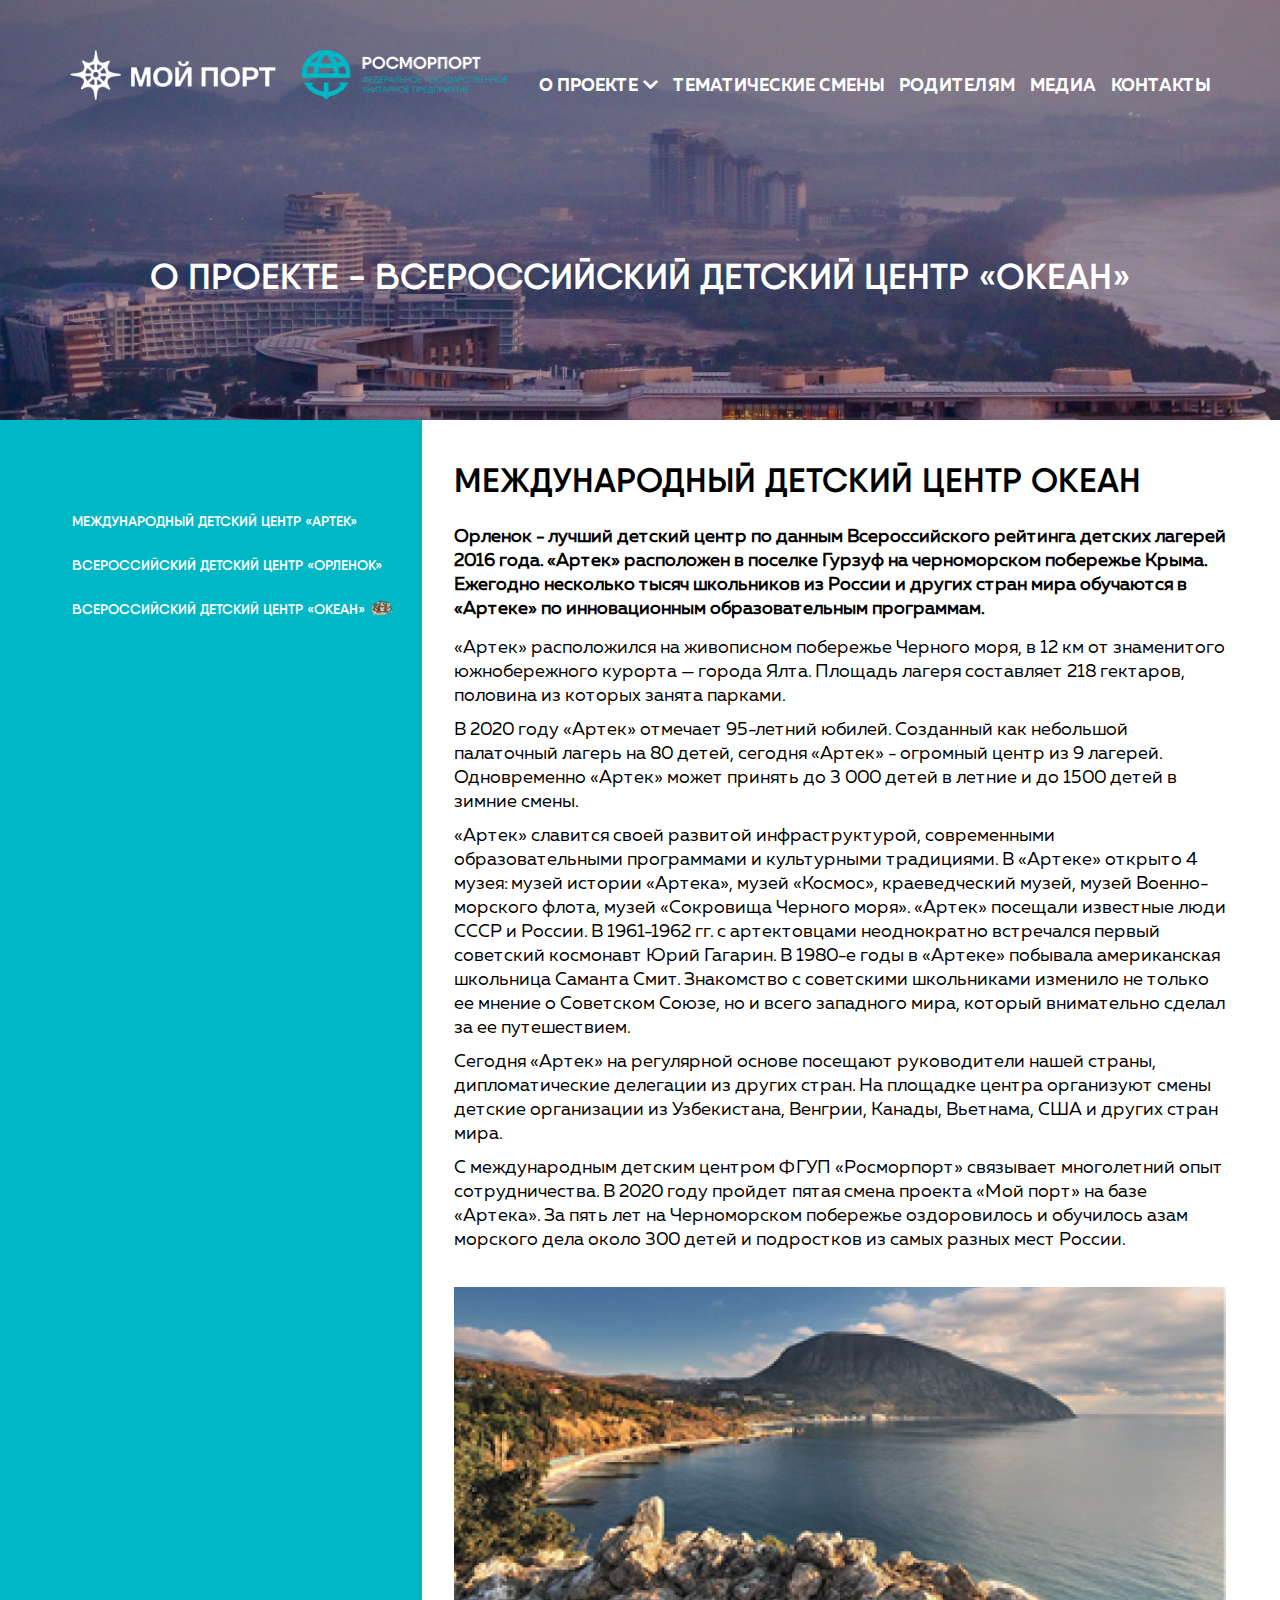
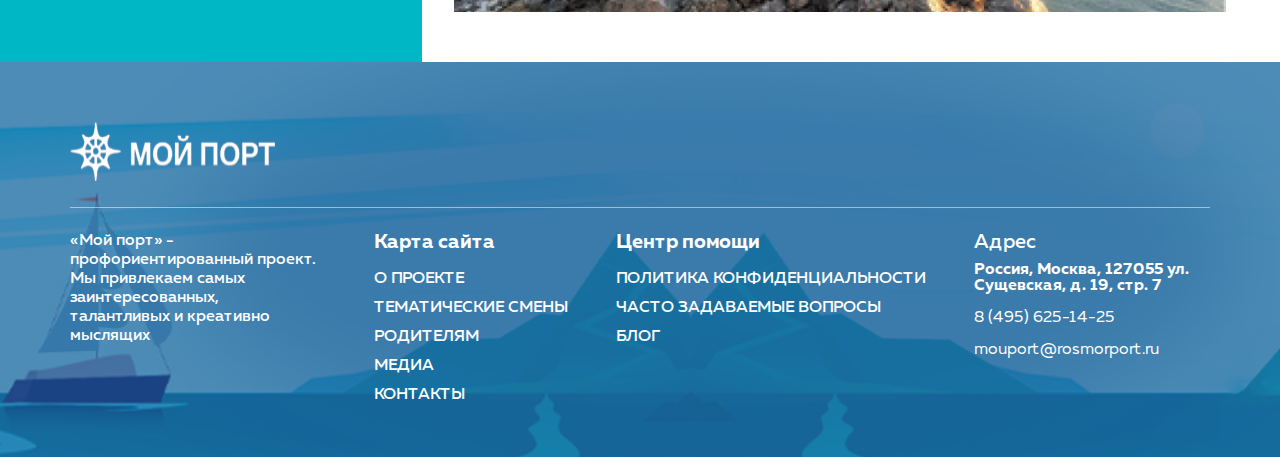
<file: ocean.html>
<!DOCTYPE html>
<html lang="en">
  <head>
    <meta charset="UTF-8" />
    <meta name="viewport" content="width=device-width, initial-scale=1.0" />
    <meta http-equiv="X-UA-Compatible" content="ie=edge" />
    <title>Document</title>
    <link rel="stylesheet" href="css/bootstrap.css" />
    <link rel="stylesheet" href="css/all.min.css" />
    <link rel="stylesheet" href="css/slick.css" />
    <link rel="stylesheet" href="css/swiper.min.css" />
    <link rel="stylesheet" href="css/style.css" />
  </head>
  <body>
    <header class="header-other">
      <div class="container">
        <div class="row">
          <div class="col-12">
            <div class="header__content">
              <div class="logos">
                <a href="/" class="logo-myport">
                  <img src="img/header/logo-other.png" alt="" />
                </a>
                <a href="/" class="logo-ros">
                  <img src="img/header/logo-rus-other.png" alt="" />
                </a>
              </div>
              <div class="header__mobile">
                <button class="header__mobile__btn">
                  <span></span>
                  <span></span>
                  <span></span>
                </button>
                <div class="header__mobile__nav">
                  <ul>
                    <li>
                      <a class="drop_item-mob" href="#"
                        >О проекте <i class="fas fa-chevron-down"></i>
                      </a>
                      <div class="drop_downmenu-mob">
                        <ul>
                          <li><a href="">Подменю 1</a></li>
                          <li><a href="">Подменю 2</a></li>
                          <li><a href="">Подменю 3</a></li>
                        </ul>
                      </div>
                    </li>
                    <li><a href="#">Тематические смены</a></li>
                    <li><a href="#">Родителям</a></li>
                    <li><a href="#">Медиа</a></li>
                    <li><a href="#">Контакты</a></li>
                  </ul>
                </div>
              </div>
              <div class="header__desktop">
                <ul>
                  <li class="dropdown_item-desk">
                    <a href="#">О проекте<i class="fas fa-chevron-down"></i></a>
                    <div class="drop_downmenu-desk">
                      <ul>
                        <li><a href="">Подменю 1</a></li>
                        <li><a href="">Подменю 2</a></li>
                        <li><a href="">Подменю 3</a></li>
                      </ul>
                    </div>
                  </li>
                  <li><a href="#">Тематические смены</a></li>
                  <li><a href="#">Родителям</a></li>
                  <li><a href="#">Медиа</a></li>
                  <li><a href="#">Контакты</a></li>
                </ul>
              </div>
            </div>
          </div>
        </div>
      </div>
    </header>

    <section class="about-main">
      <div class="container">
        <div class="row">
          <div class="col-12">
            <div class="about-main__content">
              <h1 data-target="artek" class="about-main__content-title active">
                О проекте - Всероссийский детский центр «Океан»
              </h1>
            </div>
          </div>
        </div>
      </div>
    </section>

    <section class="centre">
      <div class="centre__list">
        <ul>
          <li>
            <a class="centre__list-item" id="artek" href="#"
              >Международный детский центр «Артек»</a
            >
          </li>
          <li>
            <a class="centre__list-item" id="orlenok" href="#"
              >Всероссийский детский центр «Орленок»</a
            >
          </li>
          <li>
            <a class="centre__list-item active" id="ocean" href="#"
              >Всероссийский детский центр «Океан»</a
            >
          </li>
        </ul>
      </div>
      <div class="centre__info">
        <div data-target="orlenok" class="content">
          <h2>Международный детский центр Океан</h2>
          <span
            >Орленок - лучший детский центр по данным Всероссийского рейтинга
            детских лагерей 2016 года. «Артек» расположен в поселке Гурзуф на
            черноморском побережье Крыма. Ежегодно несколько тысяч школьников из
            России и других стран мира обучаются в «Артеке» по инновационным
            образовательным программам.</span
          >
          <p>
            «Артек» расположился на живописном побережье Черного моря, в 12 км
            от знаменитого южнобережного курорта — города Ялта. Площадь лагеря
            составляет 218 гектаров, половина из которых занята парками.
          </p>
          <p>
            В 2020 году «Артек» отмечает 95-летний юбилей. Созданный как
            небольшой палаточный лагерь на 80 детей, сегодня «Артек» - огромный
            центр из 9 лагерей. Одновременно «Артек» может принять до 3 000
            детей в летние и до 1500 детей в зимние смены.
          </p>
          <p>
            «Артек» славится своей развитой инфраструктурой, современными
            образовательными программами и культурными традициями. В «Артеке»
            открыто 4 музея: музей истории «Артека», музей «Космос»,
            краеведческий музей, музей Военно-морского флота, музей «Сокровища
            Черного моря». «Артек» посещали известные люди СССР и России. В
            1961-1962 гг. с артектовцами неоднократно встречался первый
            советский космонавт Юрий Гагарин. В 1980-е годы в «Артеке» побывала
            американская школьница Саманта Смит. Знакомство с советскими
            школьниками изменило не только ее мнение о Советском Союзе, но и
            всего западного мира, который внимательно сделал за ее путешествием.
          </p>
          <p>
            Сегодня «Артек» на регулярной основе посещают руководители нашей
            страны, дипломатические делегации из других стран. На площадке
            центра организуют смены детские организации из Узбекистана, Венгрии,
            Канады, Вьетнама, США и других стран мира.
          </p>
          <p>
            С международным детским центром ФГУП «Росморпорт» связывает
            многолетний опыт сотрудничества. В 2020 году пройдет пятая смена
            проекта «Мой порт» на базе «Артека». За пять лет на Черноморском
            побережье оздоровилось и обучилось азам морского дела около 300
            детей и подростков из самых разных мест России.
          </p>
          <div class="img">
            <img src="img/centre/image.png" alt="" />
          </div>
        </div>
      </div>
    </section>

    <footer class="footer">
      <div class="container">
        <div class="row">
          <div class="col-12">
            <div class="footer__logo">
              <a href="#">
                <img src="img/footer/logo.svg" alt="" />
              </a>
            </div>
          </div>
          <div class="col-12">
            <div class="footer__content">
              <div class="text">
                <p>
                  «Мой порт» - профориентированный проект. Мы привлекаем самых
                  заинтересованных, талантливых и креативно мыслящих
                </p>
              </div>
              <div class="map">
                <p>Карта сайта</p>
                <ul>
                  <li><a href="#">О проекте</a></li>
                  <li><a href="#">Тематические смены</a></li>
                  <li><a href="#">Родителям</a></li>
                  <li><a href="#">Медиа</a></li>
                  <li><a href="#">Контакты</a></li>
                </ul>
              </div>
              <div class="help">
                <p>Центр помощи</p>
                <ul>
                  <li><a href="#">Политика конфиденциальности</a></li>
                  <li><a href="#">Часто задаваемые вопросы</a></li>
                  <li><a href="#">Блог</a></li>
                </ul>
              </div>
              <div class="address">
                <p>Адрес</p>
                <div class="address__content">
                  <span
                    ><a href="#"
                      >Россия, Москва, 127055 ул. Сущевская, д. 19, стр. 7</a
                    ></span
                  >
                  <a href="tel:84956251425">8 (495) 625-14-25</a>
                  <a href="mailto:mouport@rosmorport.ru"
                    >mouport@rosmorport.ru</a
                  >
                </div>
              </div>
            </div>
          </div>
        </div>
      </div>
    </footer>

    <div class="header__fake-modal"></div>

    <script src="js/jquery-3.4.1.min.js"></script>
    <script src="js/swiper.min.js"></script>
    <script src="js/slick.min.js"></script>
    <script src="js/bootstrap.min.js"></script>
    <script src="js/main.js"></script>
  </body>
</html>
</file>
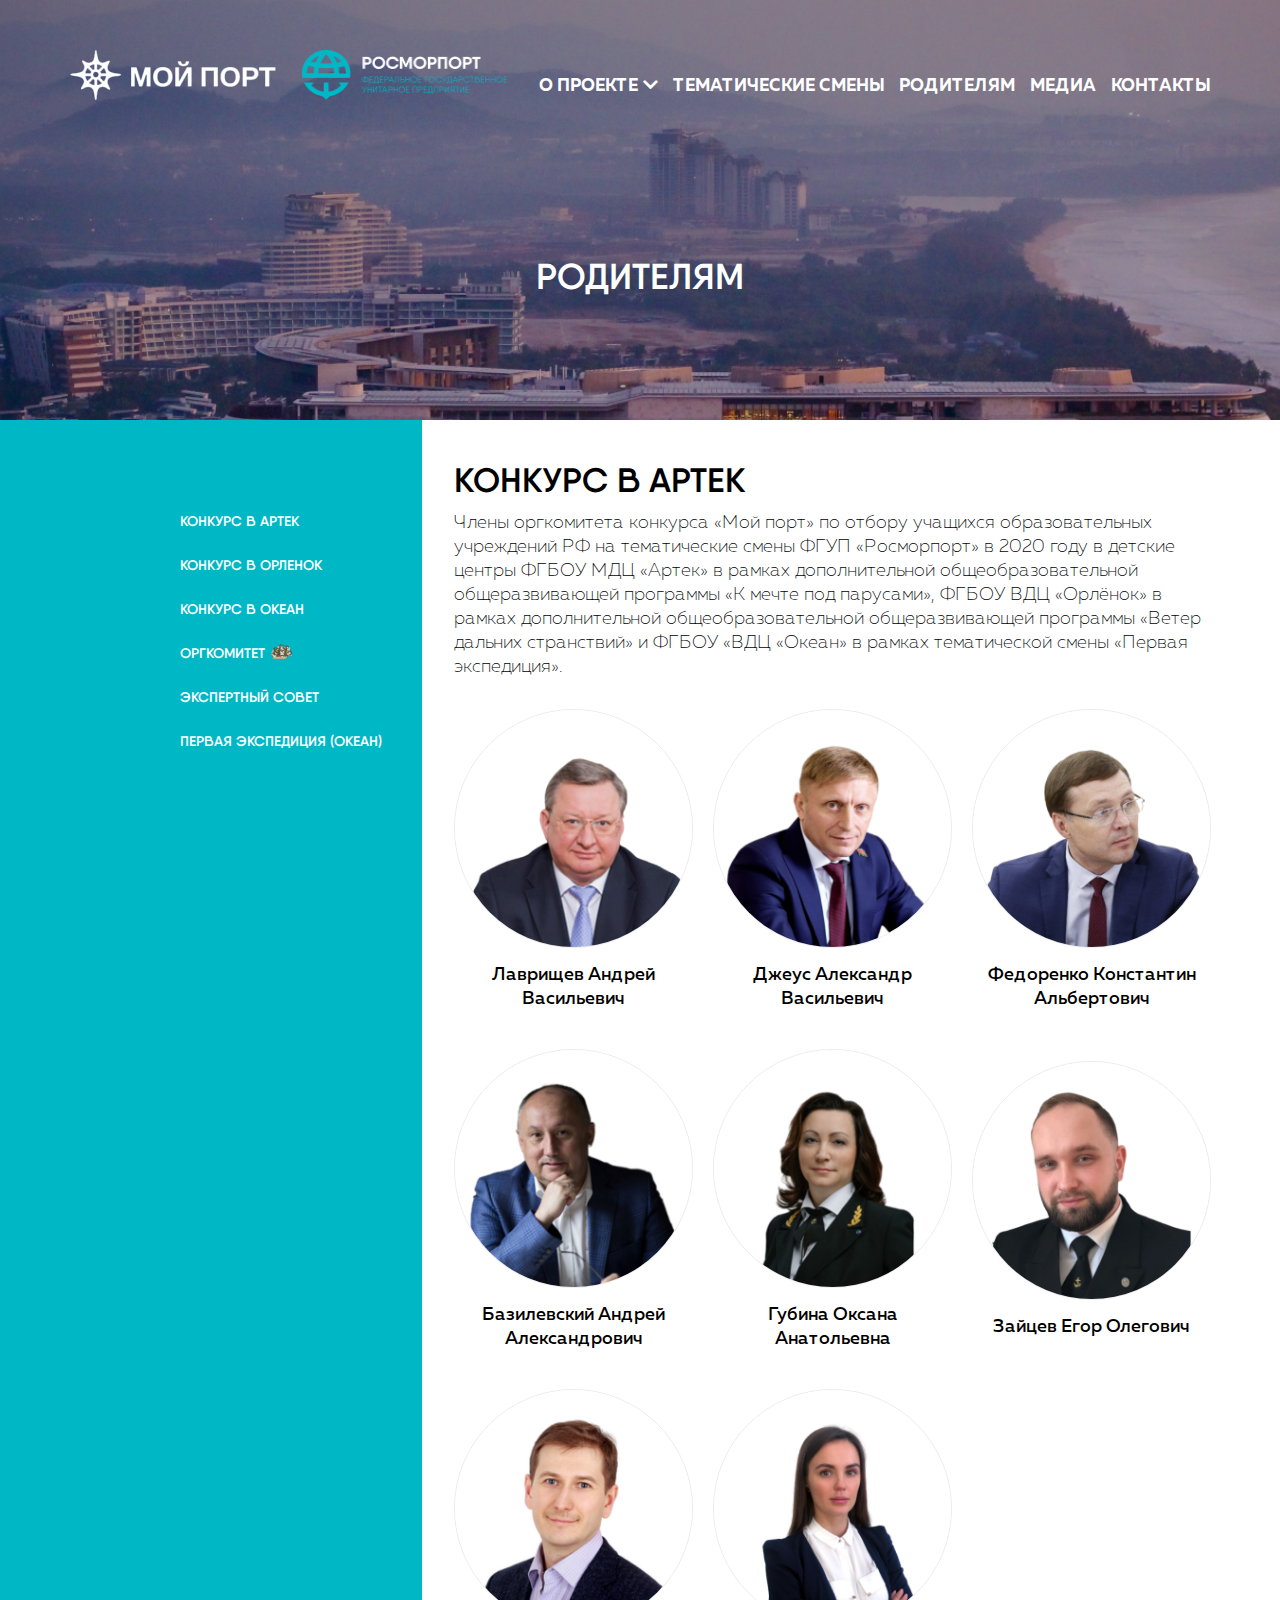
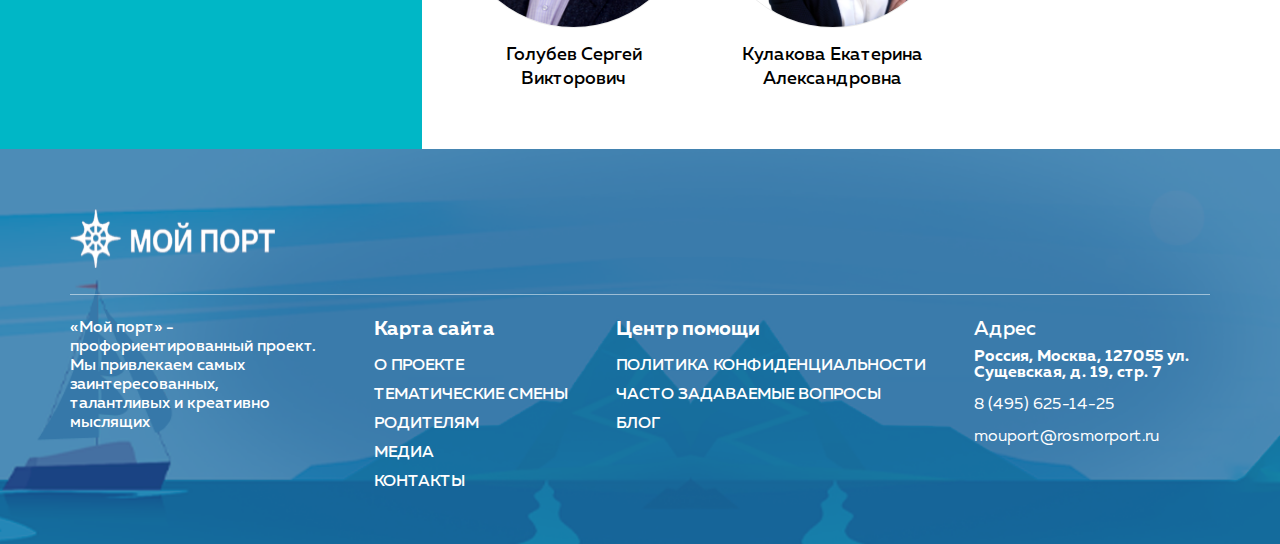
<file: orgkomitet.html>
<!DOCTYPE html>
<html lang="en">
  <head>
    <meta charset="UTF-8" />
    <meta name="viewport" content="width=device-width, initial-scale=1.0" />
    <meta http-equiv="X-UA-Compatible" content="ie=edge" />
    <title>Document</title>
    <link rel="stylesheet" href="css/bootstrap.css" />
    <link rel="stylesheet" href="css/all.min.css" />
    <link rel="stylesheet" href="css/slick.css" />
    <link rel="stylesheet" href="css/swiper.min.css" />
    <link rel="stylesheet" href="css/style.css" />
  </head>
  <body>
    <header class="header-other">
      <div class="container">
        <div class="row">
          <div class="col-12">
            <div class="header__content">
              <div class="logos">
                <a href="/" class="logo-myport">
                  <img src="img/header/logo-other.png" alt="" />
                </a>
                <a href="/" class="logo-ros">
                  <img src="img/header/logo-rus-other.png" alt="" />
                </a>
              </div>
              <div class="header__mobile">
                <button class="header__mobile__btn">
                  <span></span>
                  <span></span>
                  <span></span>
                </button>
                <div class="header__mobile__nav">
                  <ul>
                    <li>
                      <a class="drop_item-mob" href="#"
                        >О проекте <i class="fas fa-chevron-down"></i>
                      </a>
                      <div class="drop_downmenu-mob">
                        <ul>
                          <li><a href="">Подменю 1</a></li>
                          <li><a href="">Подменю 2</a></li>
                          <li><a href="">Подменю 3</a></li>
                        </ul>
                      </div>
                    </li>
                    <li><a href="#">Тематические смены</a></li>
                    <li><a href="#">Родителям</a></li>
                    <li><a href="#">Медиа</a></li>
                    <li><a href="#">Контакты</a></li>
                  </ul>
                </div>
              </div>
              <div class="header__desktop">
                <ul>
                  <li class="dropdown_item-desk">
                    <a href="#">О проекте<i class="fas fa-chevron-down"></i></a>
                    <div class="drop_downmenu-desk">
                      <ul>
                        <li><a href="">Подменю 1</a></li>
                        <li><a href="">Подменю 2</a></li>
                        <li><a href="">Подменю 3</a></li>
                      </ul>
                    </div>
                  </li>
                  <li><a href="#">Тематические смены</a></li>
                  <li><a href="#">Родителям</a></li>
                  <li><a href="#">Медиа</a></li>
                  <li><a href="#">Контакты</a></li>
                </ul>
              </div>
            </div>
          </div>
        </div>
      </div>
    </header>

    <section class="about-main">
      <div class="container">
        <div class="row">
          <div class="col-12">
            <div class="about-main__content">
              <h1>родителям</h1>
            </div>
          </div>
        </div>
      </div>
    </section>

    <section class="shift">
      <div class="shift__list">
        <ul>
          <li>
            <a class="shift__list-item" href="#">Конкурс в артек</a>
          </li>
          <li>
            <a class="shift__list-item" href="#">Конкурс в орленок</a>
          </li>
          <li>
            <a class="shift__list-item" href="#">Конкурс в океан</a>
          </li>
          <li>
            <a class="shift__list-item active" href="#">Оргкомитет</a>
          </li>
          <li>
            <a class="shift__list-item" href="#">Экспертный совет</a>
          </li>
          <li>
            <a class="shift__list-item" href="#">Первая экспедиция (Океан)</a>
          </li>
        </ul>
      </div>
      <div class="shift__info">
        <a class="content">
          <h2>Конкурс в Артек</h2>
          <p>
            Члены оргкомитета конкурса «Мой порт» по отбору учащихся
            образовательных учреждений РФ на тематические смены ФГУП
            «Росморпорт» в 2020 году в детские центры ФГБОУ МДЦ «Артек» в рамках
            дополнительной общеобразовательной общеразвивающей программы «К
            мечте под парусами», ФГБОУ ВДЦ «Орлёнок» в рамках дополнительной
            общеобразовательной общеразвивающей программы «Ветер дальних
            странствий» и ФГБОУ «ВДЦ «Океан» в рамках тематической смены «Первая
            экспедиция».
          </p>
          <div class="content__comite">
            <div data-toggle="modal" data-target="#lavrishev" class="content__item">
              <div class="image">
                <img src="img/orgkomitet/lavrishev.png" alt="">
              </div>
              <h5>Лаврищев Андрей Васильевич</h5>
            </div>
            <div data-toggle="modal" data-target="#jeus" class="content__item">
              <div class="image">
                <img src="img/orgkomitet/jeus.png" alt="">
              </div>
              <h5>Джеус Александр Васильевич</h5>
            </div>
            <div class="content__item">
              <div class="image">
                <img src="img/orgkomitet/fedorenko.png" alt="">
              </div>
              <h5>Федоренко Константин Альбертович</h5>
            </div>
            <div class="content__item">
              <div class="image">
                <img src="img/orgkomitet/bazilevskiy.png" alt="">
              </div>
              <h5>Базилевский Андрей Александрович</h5>
            </div>
            <div class="content__item">
              <div class="image">
                <img src="img/orgkomitet/gubina.png" alt="">
              </div>
              <h5>Губина Оксана Анатольевна </h5>
            </div>
            <div class="content__item">
              <div class="image">
                <img src="img/orgkomitet/zaycev.png" alt="">
              </div>
              <h5>Зайцев Егор Олегович</h5>
            </div>
            <div class="content__item">
              <div class="image">
                <img src="img/orgkomitet/golubev.png" alt="">
              </div>
              <h5>Голубев Сергей Викторович</h5>
            </div>
            <div class="content__item">
              <div class="image">
                <img src="img/orgkomitet/kulakova.png" alt="">
              </div>
              <h5>Кулакова Екатерина Александровна </h5>
            </div>
          </div>
        </div>
      </div>
    </section>

    <div class="modal modal-orgkomitet fade" id="lavrishev" tabindex="-1" role="dialog" aria-labelledby="exampleModalLabel" aria-hidden="true">
      <div class="modal-dialog" role="document">
        <div class="modal-content">
          <button
            type="button"
            class="close"
            data-dismiss="modal"
            aria-label="Close"
          >
            <i class="fas fa-times"></i>
          </button>
          <div class="img">
            <img src="img/orgkomitet/lavrishev.png" alt="">
          </div>
          <h5>Лаврищев Андрей Васильевич</h5>
          <p>Председатель оргкомитета Генеральный директор ФГУП «Росморпорт»</p>
        </div>
      </div>
    </div>

    <div class="modal modal-orgkomitet fade" id="jeus" tabindex="-1" role="dialog" aria-labelledby="exampleModalLabel" aria-hidden="true">
      <div class="modal-dialog" role="document">
        <div class="modal-content">
          <button
            type="button"
            class="close"
            data-dismiss="modal"
            aria-label="Close"
          >
            <i class="fas fa-times"></i>
          </button>
          <div class="img">
            <img src="img/orgkomitet/jeus.png" alt="">
          </div>
          <h5>Джеус Александр Васильевич</h5>
          <p>Председатель оргкомитета Генеральный директор ФГУП «Росморпорт»</p>
        </div>
      </div>
    </div>

    
    <footer class="footer">
      <div class="container">
        <div class="row">
          <div class="col-12">
            <div class="footer__logo">
              <a href="#">
                <img src="img/footer/logo.svg" alt="" />
              </a>
            </div>
          </div>
          <div class="col-12">
            <div class="footer__content">
              <div class="text">
                <p>
                  «Мой порт» - профориентированный проект. Мы привлекаем самых
                  заинтересованных, талантливых и креативно мыслящих
                </p>
              </div>
              <div class="map">
                <p>Карта сайта</p>
                <ul>
                  <li><a href="#">О проекте</a></li>
                  <li><a href="#">Тематические смены</a></li>
                  <li><a href="#">Родителям</a></li>
                  <li><a href="#">Медиа</a></li>
                  <li><a href="#">Контакты</a></li>
                </ul>
              </div>
              <div class="help">
                <p>Центр помощи</p>
                <ul>
                  <li><a href="#">Политика конфиденциальности</a></li>
                  <li><a href="#">Часто задаваемые вопросы</a></li>
                  <li><a href="#">Блог</a></li>
                </ul>
              </div>
              <div class="address">
                <p>Адрес</p>
                <div class="address__content">
                  <span
                    >Россия, Москва, 127055 ул. Сущевская, д. 19, стр. 7</span
                  >
                  <a href="tel:84956251425">8 (495) 625-14-25</a>
                  <a href="mailto:mouport@rosmorport.ru"
                    >mouport@rosmorport.ru</a
                  >
                </div>
              </div>
            </div>
          </div>
        </div>
      </div>
    </footer>

    <div class="header__fake-modal"></div>

    <script src="js/jquery-3.4.1.min.js"></script>
    <script src="js/swiper.min.js"></script>
    <script src="js/slick.min.js"></script>
    <script src="js/jquery.maskedinput.min.js"></script>
    <script src="js/bootstrap.min.js"></script>
    <script src="js/main.js"></script>
  </body>
</html>
</file>
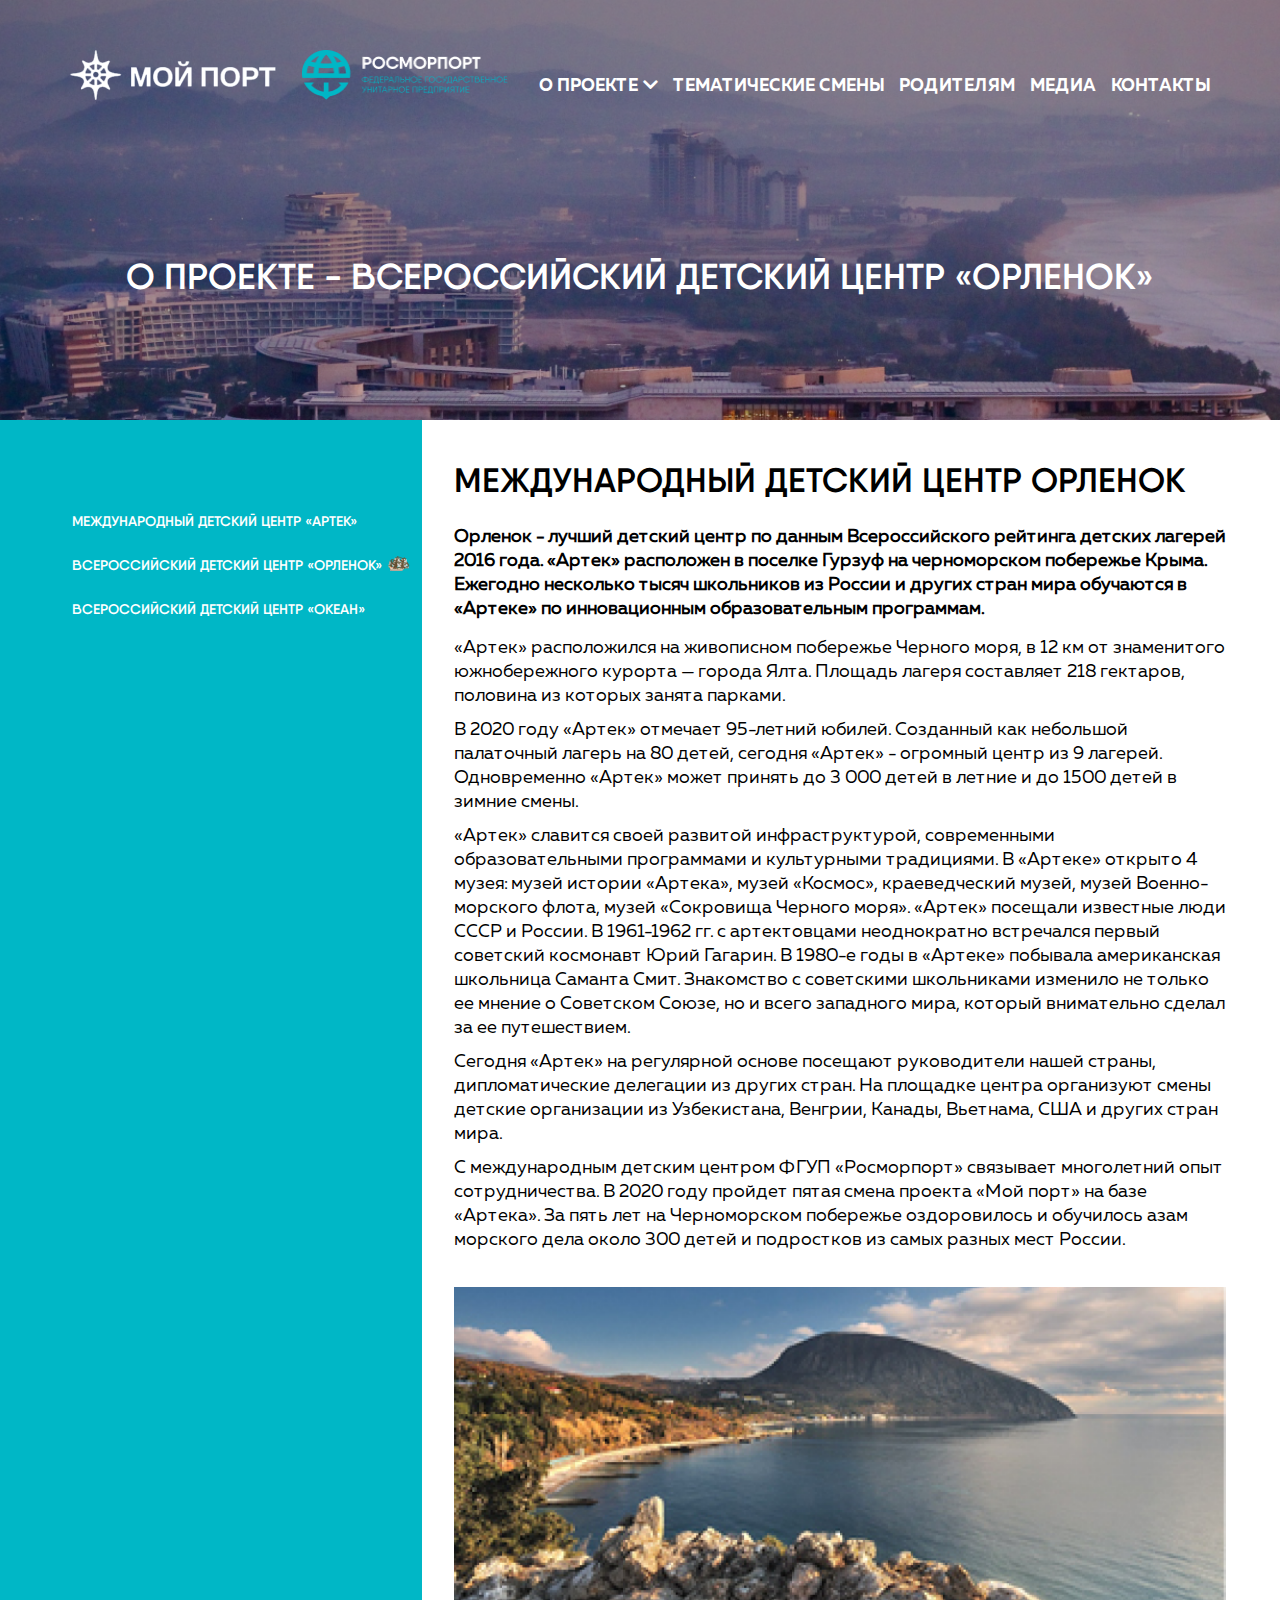
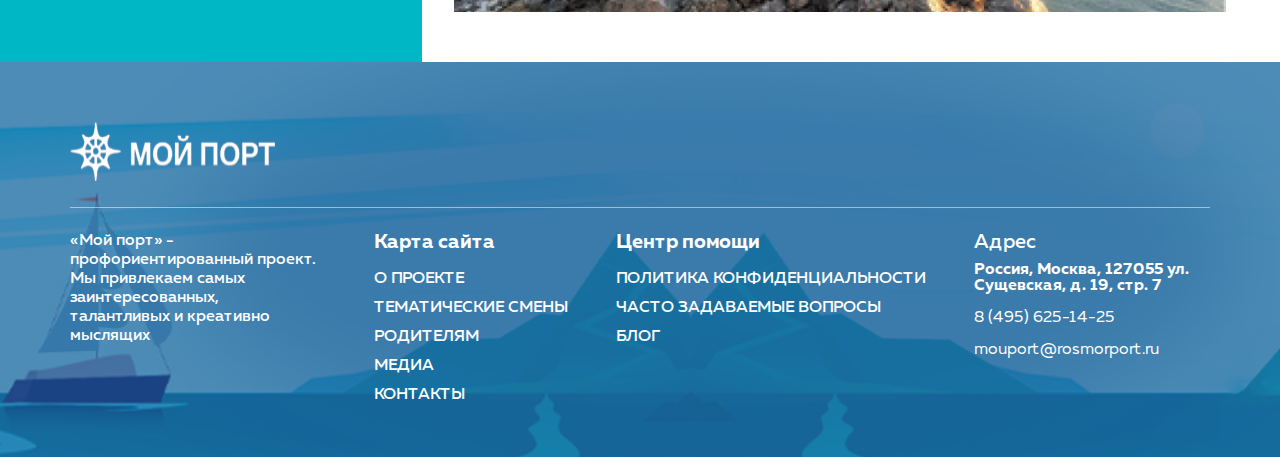
<file: orlenok.html>
<!DOCTYPE html>
<html lang="en">
  <head>
    <meta charset="UTF-8" />
    <meta name="viewport" content="width=device-width, initial-scale=1.0" />
    <meta http-equiv="X-UA-Compatible" content="ie=edge" />
    <title>Document</title>
    <link rel="stylesheet" href="css/bootstrap.css" />
    <link rel="stylesheet" href="css/all.min.css" />
    <link rel="stylesheet" href="css/slick.css" />
    <link rel="stylesheet" href="css/swiper.min.css" />
    <link rel="stylesheet" href="css/style.css" />
  </head>
  <body>
    <header class="header-other">
      <div class="container">
        <div class="row">
          <div class="col-12">
            <div class="header__content">
              <div class="logos">
                <a href="/" class="logo-myport">
                  <img src="img/header/logo-other.png" alt="" />
                </a>
                <a href="/" class="logo-ros">
                  <img src="img/header/logo-rus-other.png" alt="" />
                </a>
              </div>
              <div class="header__mobile">
                <button class="header__mobile__btn">
                  <span></span>
                  <span></span>
                  <span></span>
                </button>
                <div class="header__mobile__nav">
                  <ul>
                    <li>
                      <a class="drop_item-mob" href="#"
                        >О проекте <i class="fas fa-chevron-down"></i>
                      </a>
                      <div class="drop_downmenu-mob">
                        <ul>
                          <li><a href="">Подменю 1</a></li>
                          <li><a href="">Подменю 2</a></li>
                          <li><a href="">Подменю 3</a></li>
                        </ul>
                      </div>
                    </li>
                    <li><a href="#">Тематические смены</a></li>
                    <li><a href="#">Родителям</a></li>
                    <li><a href="#">Медиа</a></li>
                    <li><a href="#">Контакты</a></li>
                  </ul>
                </div>
              </div>
              <div class="header__desktop">
                <ul>
                  <li class="dropdown_item-desk">
                    <a href="#">О проекте<i class="fas fa-chevron-down"></i></a>
                    <div class="drop_downmenu-desk">
                      <ul>
                        <li><a href="">Подменю 1</a></li>
                        <li><a href="">Подменю 2</a></li>
                        <li><a href="">Подменю 3</a></li>
                      </ul>
                    </div>
                  </li>
                  <li><a href="#">Тематические смены</a></li>
                  <li><a href="#">Родителям</a></li>
                  <li><a href="#">Медиа</a></li>
                  <li><a href="#">Контакты</a></li>
                </ul>
              </div>
            </div>
          </div>
        </div>
      </div>
    </header>

    <section class="about-main">
      <div class="container">
        <div class="row">
          <div class="col-12">
            <div class="about-main__content">
              <h1 data-target="artek" class="about-main__content-title active">
                О проекте - Всероссийский детский центр «Орленок»
              </h1>
            </div>
          </div>
        </div>
      </div>
    </section>

    <section class="centre">
      <div class="centre__list">
        <ul>
          <li>
            <a class="centre__list-item" id="artek" href="#"
              >Международный детский центр «Артек»</a
            >
          </li>
          <li>
            <a class="centre__list-item active" id="orlenok" href="#"
              >Всероссийский детский центр «Орленок»</a
            >
          </li>
          <li>
            <a class="centre__list-item" id="ocean" href="#"
              >Всероссийский детский центр «Океан»</a
            >
          </li>
        </ul>
      </div>
      <div class="centre__info">
        <div data-target="orlenok" class="content">
          <h2>Международный детский центр Орленок</h2>
          <span
            >Орленок - лучший детский центр по данным Всероссийского рейтинга
            детских лагерей 2016 года. «Артек» расположен в поселке Гурзуф на
            черноморском побережье Крыма. Ежегодно несколько тысяч школьников из
            России и других стран мира обучаются в «Артеке» по инновационным
            образовательным программам.</span
          >
          <p>
            «Артек» расположился на живописном побережье Черного моря, в 12 км
            от знаменитого южнобережного курорта — города Ялта. Площадь лагеря
            составляет 218 гектаров, половина из которых занята парками.
          </p>
          <p>
            В 2020 году «Артек» отмечает 95-летний юбилей. Созданный как
            небольшой палаточный лагерь на 80 детей, сегодня «Артек» - огромный
            центр из 9 лагерей. Одновременно «Артек» может принять до 3 000
            детей в летние и до 1500 детей в зимние смены.
          </p>
          <p>
            «Артек» славится своей развитой инфраструктурой, современными
            образовательными программами и культурными традициями. В «Артеке»
            открыто 4 музея: музей истории «Артека», музей «Космос»,
            краеведческий музей, музей Военно-морского флота, музей «Сокровища
            Черного моря». «Артек» посещали известные люди СССР и России. В
            1961-1962 гг. с артектовцами неоднократно встречался первый
            советский космонавт Юрий Гагарин. В 1980-е годы в «Артеке» побывала
            американская школьница Саманта Смит. Знакомство с советскими
            школьниками изменило не только ее мнение о Советском Союзе, но и
            всего западного мира, который внимательно сделал за ее путешествием.
          </p>
          <p>
            Сегодня «Артек» на регулярной основе посещают руководители нашей
            страны, дипломатические делегации из других стран. На площадке
            центра организуют смены детские организации из Узбекистана, Венгрии,
            Канады, Вьетнама, США и других стран мира.
          </p>
          <p>
            С международным детским центром ФГУП «Росморпорт» связывает
            многолетний опыт сотрудничества. В 2020 году пройдет пятая смена
            проекта «Мой порт» на базе «Артека». За пять лет на Черноморском
            побережье оздоровилось и обучилось азам морского дела около 300
            детей и подростков из самых разных мест России.
          </p>
          <div class="img">
            <img src="img/centre/image.png" alt="" />
          </div>
        </div>
      </div>
    </section>

    <footer class="footer">
      <div class="container">
        <div class="row">
          <div class="col-12">
            <div class="footer__logo">
              <a href="#">
                <img src="img/footer/logo.svg" alt="" />
              </a>
            </div>
          </div>
          <div class="col-12">
            <div class="footer__content">
              <div class="text">
                <p>
                  «Мой порт» - профориентированный проект. Мы привлекаем самых
                  заинтересованных, талантливых и креативно мыслящих
                </p>
              </div>
              <div class="map">
                <p>Карта сайта</p>
                <ul>
                  <li><a href="#">О проекте</a></li>
                  <li><a href="#">Тематические смены</a></li>
                  <li><a href="#">Родителям</a></li>
                  <li><a href="#">Медиа</a></li>
                  <li><a href="#">Контакты</a></li>
                </ul>
              </div>
              <div class="help">
                <p>Центр помощи</p>
                <ul>
                  <li><a href="#">Политика конфиденциальности</a></li>
                  <li><a href="#">Часто задаваемые вопросы</a></li>
                  <li><a href="#">Блог</a></li>
                </ul>
              </div>
              <div class="address">
                <p>Адрес</p>
                <div class="address__content">
                  <span
                    ><a href="#"
                      >Россия, Москва, 127055 ул. Сущевская, д. 19, стр. 7</a
                    ></span
                  >
                  <a href="tel:84956251425">8 (495) 625-14-25</a>
                  <a href="mailto:mouport@rosmorport.ru"
                    >mouport@rosmorport.ru</a
                  >
                </div>
              </div>
            </div>
          </div>
        </div>
      </div>
    </footer>

    <div class="header__fake-modal"></div>

    <script src="js/jquery-3.4.1.min.js"></script>
    <script src="js/swiper.min.js"></script>
    <script src="js/slick.min.js"></script>
    <script src="js/bootstrap.min.js"></script>
    <script src="js/main.js"></script>
  </body>
</html>
</file>
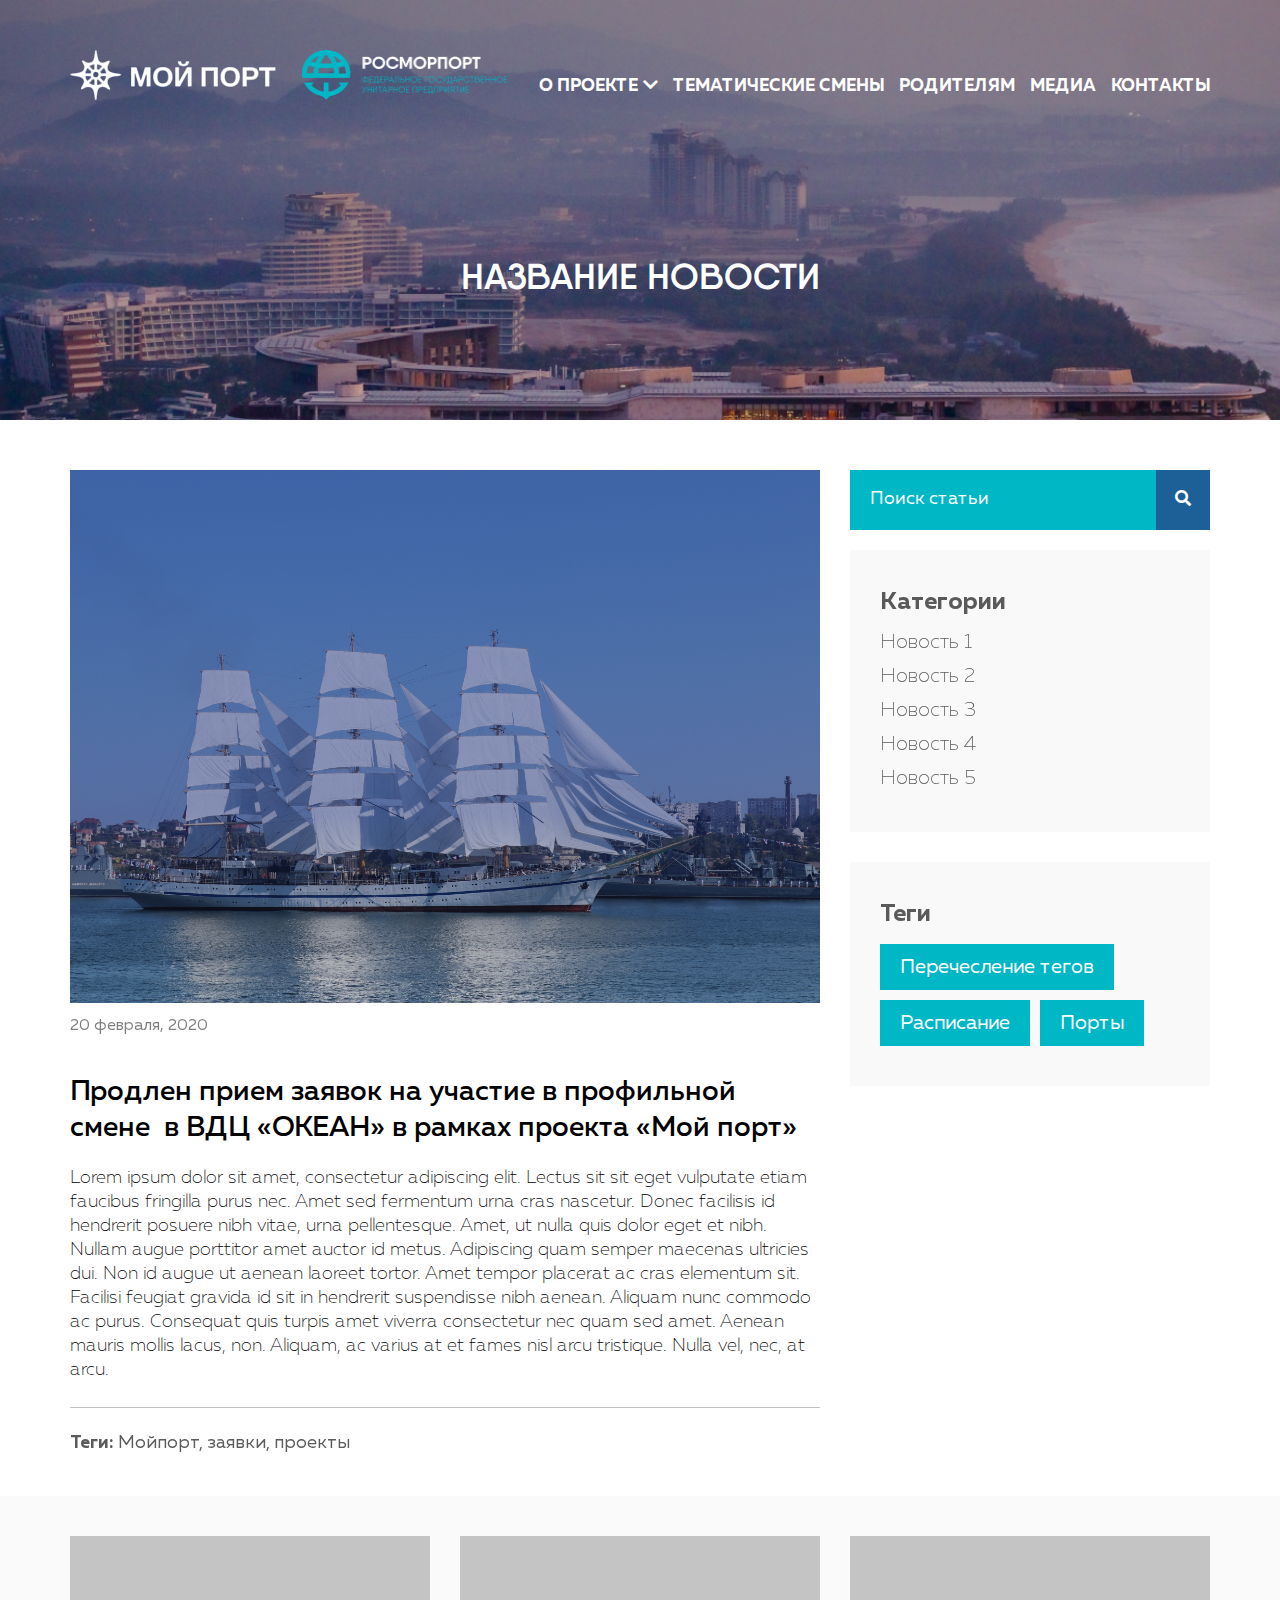
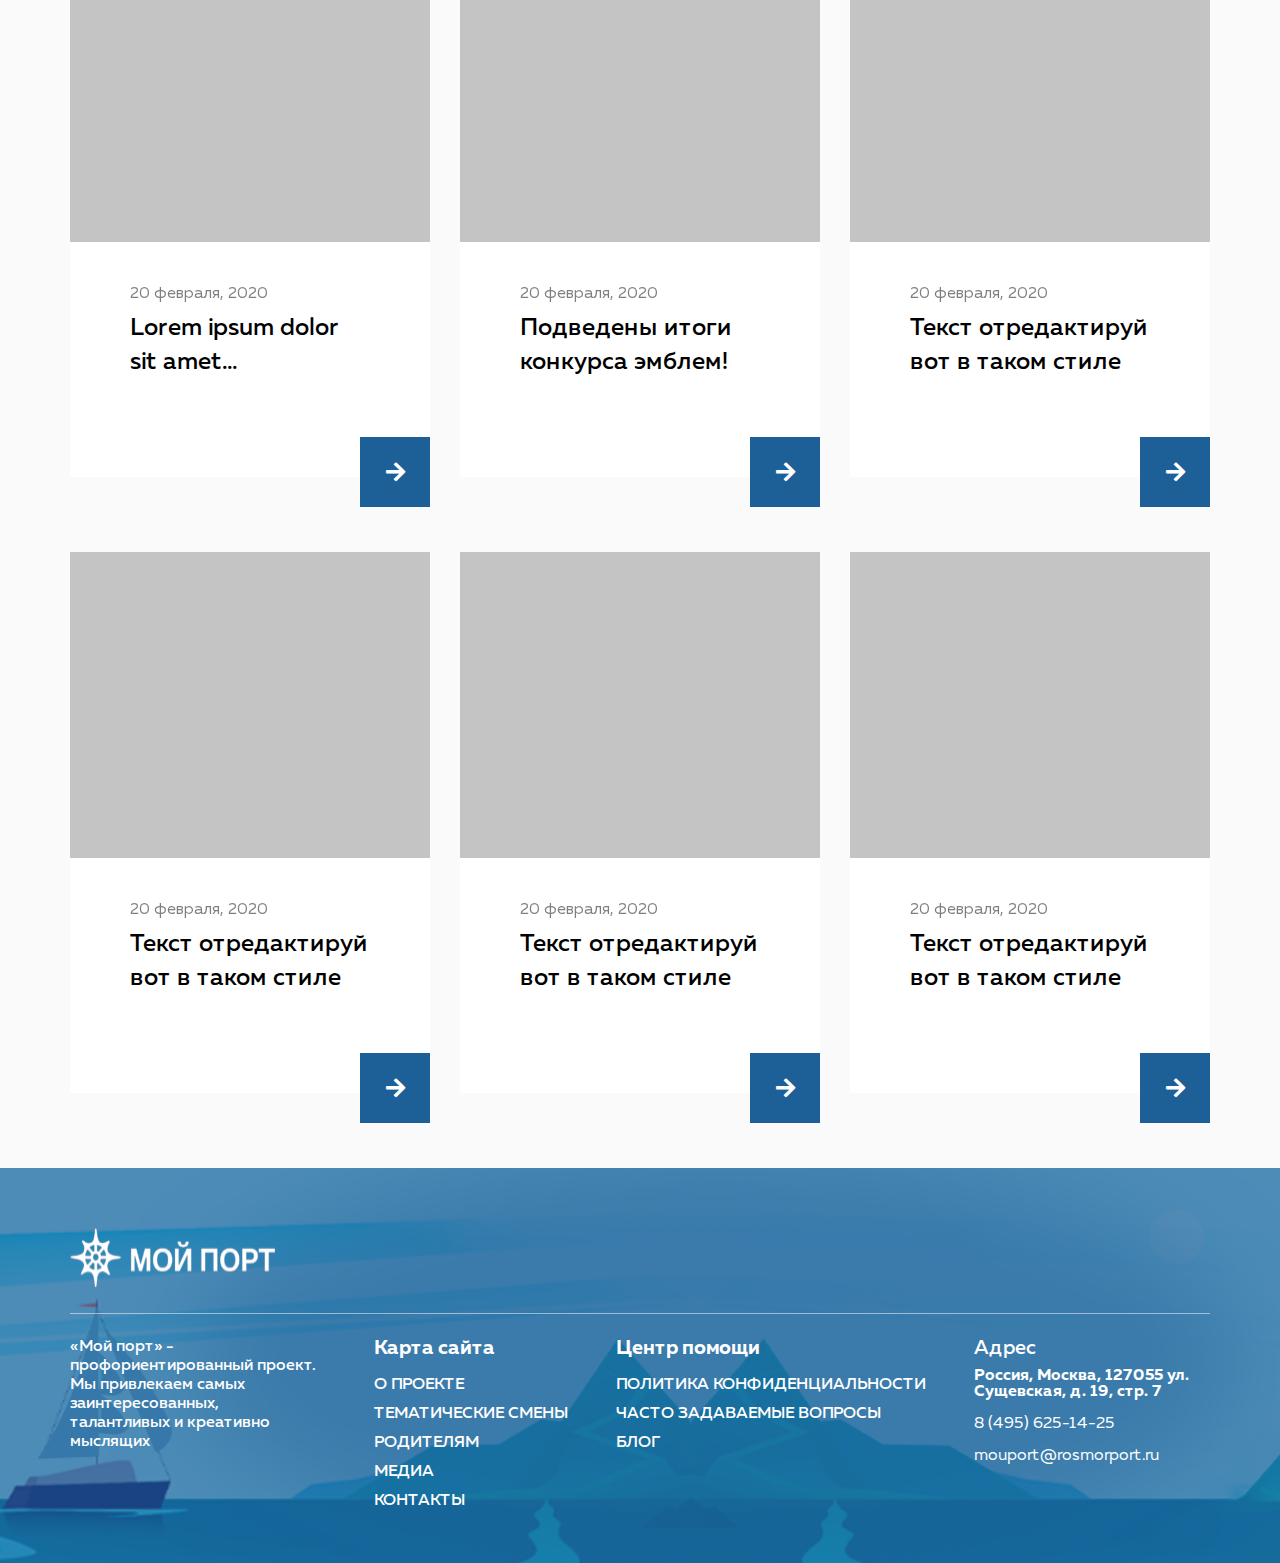
<file: page-news.html>
<!DOCTYPE html>
<html lang="en">
  <head>
    <meta charset="UTF-8" />
    <meta name="viewport" content="width=device-width, initial-scale=1.0" />
    <meta http-equiv="X-UA-Compatible" content="ie=edge" />
    <title>Document</title>
    <link rel="stylesheet" href="css/bootstrap.css" />
    <link rel="stylesheet" href="css/all.min.css" />
    <link rel="stylesheet" href="css/slick.css" />
    <link rel="stylesheet" href="css/swiper.min.css" />
    <link rel="stylesheet" href="css/style.css" />
  </head>
  <body>
    <header class="header-other">
      <div class="container">
        <div class="row">
          <div class="col-12">
            <div class="header__content">
              <div class="logos">
                <a href="/" class="logo-myport">
                  <img src="img/header/logo-other.png" alt="" />
                </a>
                <a href="/" class="logo-ros">
                  <img src="img/header/logo-rus-other.png" alt="" />
                </a>
              </div>
              <div class="header__mobile">
                <button class="header__mobile__btn">
                  <span></span>
                  <span></span>
                  <span></span>
                </button>
                <div class="header__mobile__nav">
                  <ul>
                    <li>
                      <a class="drop_item-mob" href="#"
                        >О проекте <i class="fas fa-chevron-down"></i>
                      </a>
                      <div class="drop_downmenu-mob">
                        <ul>
                          <li><a href="">Подменю 1</a></li>
                          <li><a href="">Подменю 2</a></li>
                          <li><a href="">Подменю 3</a></li>
                        </ul>
                      </div>
                    </li>
                    <li><a href="#">Тематические смены</a></li>
                    <li><a href="#">Родителям</a></li>
                    <li><a href="#">Медиа</a></li>
                    <li><a href="#">Контакты</a></li>
                  </ul>
                </div>
              </div>
              <div class="header__desktop">
                <ul>
                  <li class="dropdown_item-desk">
                    <a href="#">О проекте<i class="fas fa-chevron-down"></i></a>
                    <div class="drop_downmenu-desk">
                      <ul>
                        <li><a href="">Подменю 1</a></li>
                        <li><a href="">Подменю 2</a></li>
                        <li><a href="">Подменю 3</a></li>
                      </ul>
                    </div>
                  </li>
                  <li><a href="#">Тематические смены</a></li>
                  <li><a href="#">Родителям</a></li>
                  <li><a href="#">Медиа</a></li>
                  <li><a href="#">Контакты</a></li>
                </ul>
              </div>
            </div>
          </div>
        </div>
      </div>
    </header>

    <section class="about-main">
      <div class="container">
        <div class="row">
          <div class="col-12">
            <div class="about-main__content">
              <h1>Название новости</h1>
            </div>
          </div>
        </div>
      </div>
    </section>

    <section class="news-details">
      <div class="container">
        <div class="row">
          <div class="col-12 col-lg-8">
            <div class="news-details__content">
              <div class="img">
                <img src="img/news-details/ship.png" alt="" />
              </div>
              <span class="news-details__meta">20 февраля, 2020</span>
              <h3>
                Продлен прием заявок на участие в профильной смене  в ВДЦ
                «ОКЕАН» в рамках проекта «Мой порт»
              </h3>
              <p>
                Lorem ipsum dolor sit amet, consectetur adipiscing elit. Lectus
                sit sit eget vulputate etiam faucibus fringilla purus nec. Amet
                sed fermentum urna cras nascetur. Donec facilisis id hendrerit
                posuere nibh vitae, urna pellentesque. Amet, ut nulla quis dolor
                eget et nibh. Nullam augue porttitor amet auctor id metus.
                Adipiscing quam semper maecenas ultricies dui. Non id augue ut
                aenean laoreet tortor. Amet tempor placerat ac cras elementum
                sit. Facilisi feugiat gravida id sit in hendrerit suspendisse
                nibh aenean. Aliquam nunc commodo ac purus. Consequat quis
                turpis amet viverra consectetur nec quam sed amet. Aenean mauris
                mollis lacus, non. Aliquam, ac varius at et fames nisl arcu
                tristique. Nulla vel, nec, at arcu.
              </p>
              <div class="news-details__tags">
                <span>Теги:</span>
                <a href="#">Мойпорт,</a>
                <a href="#">заявки,</a>
                <a href="#">проекты</a>
              </div>
            </div>
          </div>
          <div class="col-12 col-lg-4">
            <div class="news-details__sidebar">
              <div class="sidebar__search">
                <form action="#" class="sidebar__search-form">
                  <input type="text" placeholder="Поиск статьи" />
                  <button type="submit"><i class="fa fa-search"></i></button>
                </form>
              </div>
            </div>
            <div class="news-details__cat">
              <h4>Категории</h4>
              <ul>
                <li><a href="#">Новость 1</a></li>
                <li><a href="#">Новость 2</a></li>
                <li><a href="#">Новость 3</a></li>
                <li><a href="#">Новость 4</a></li>
                <li><a href="#">Новость 5</a></li>
              </ul>
            </div>
            <div class="news-details__sidebar-tags">
              <h4>Теги</h4>
              <div class="list">
                <a href="#">Перечесление тегов</a>
                <a href="#">Расписание</a>
                <a href="#">Порты</a>
              </div>
            </div>
          </div>
        </div>
      </div>
    </section>

    <section class="other-news">
      <div class="container">
        <div class="row">
          <div class="col-12 col-md-6 col-lg-4">
            <div class="other-news__item">
              <div class="img">
                <img src="img/news-details/news-image.png" alt="" />
              </div>
              <a href="#" class="other-news__content">
                <span>20 февраля, 2020</span>
                <h4>
                  Lorem ipsum dolor sit amet consectetur adipisicing elit.
                  Inventore odio, quam distinctio ducimus laborum dolore ullam
                  voluptates temporibus cumque tempora.
                </h4>
              </a>
              <a class="arrow" href="#">
                <i class="fas fa-arrow-right"></i>
              </a>
            </div>
          </div>
          <div class="col-12 col-md-6 col-lg-4">
            <div class="other-news__item">
              <div class="img">
                <img src="img/news-details/news-image.png" alt="" />
              </div>
              <a href="#" class="other-news__content">
                <span>20 февраля, 2020</span>
                <h4>Подведены итоги конкурса эмблем!</h4>
              </a>
              <a class="arrow" href="#">
                <i class="fas fa-arrow-right"></i>
              </a>
            </div>
          </div>
          <div class="col-12 col-md-6 col-lg-4">
            <div class="other-news__item">
              <div class="img">
                <img src="img/news-details/news-image.png" alt="" />
              </div>
              <a href="#" class="other-news__content">
                <span>20 февраля, 2020</span>
                <h4>Текст отредактируй вот в таком стиле</h4>
              </a>
              <a class="arrow" href="#">
                <i class="fas fa-arrow-right"></i>
              </a>
            </div>
          </div>
          <div class="col-12 col-md-6 col-lg-4">
            <div class="other-news__item">
              <div class="img">
                <img src="img/news-details/news-image.png" alt="" />
              </div>
              <a href="#" class="other-news__content">
                <span>20 февраля, 2020</span>
                <h4>Текст отредактируй вот в таком стиле</h4>
              </a>
              <a class="arrow" href="#">
                <i class="fas fa-arrow-right"></i>
              </a>
            </div>
          </div>
          <div class="col-12 col-md-6 col-lg-4">
            <div class="other-news__item">
              <div class="img">
                <img src="img/news-details/news-image.png" alt="" />
              </div>
              <a href="#" class="other-news__content">
                <span>20 февраля, 2020</span>
                <h4>Текст отредактируй вот в таком стиле</h4>
              </a>
              <a class="arrow" href="#">
                <i class="fas fa-arrow-right"></i>
              </a>
            </div>
          </div>
          <div class="col-12 col-md-6 col-lg-4">
            <div class="other-news__item">
              <div class="img">
                <img src="img/news-details/news-image.png" alt="" />
              </div>
              <a href="#" class="other-news__content">
                <span>20 февраля, 2020</span>
                <h4>Текст отредактируй вот в таком стиле</h4>
              </a>
              <a class="arrow" href="#">
                <i class="fas fa-arrow-right"></i>
              </a>
            </div>
          </div>
        </div>
      </div>
    </section>

    <footer class="footer">
      <div class="container">
        <div class="row">
          <div class="col-12">
            <div class="footer__logo">
              <a href="#">
                <img src="img/footer/logo.svg" alt="" />
              </a>
            </div>
          </div>
          <div class="col-12">
            <div class="footer__content">
              <div class="text">
                <p>
                  «Мой порт» - профориентированный проект. Мы привлекаем самых
                  заинтересованных, талантливых и креативно мыслящих
                </p>
              </div>
              <div class="map">
                <p>Карта сайта</p>
                <ul>
                  <li><a href="#">О проекте</a></li>
                  <li><a href="#">Тематические смены</a></li>
                  <li><a href="#">Родителям</a></li>
                  <li><a href="#">Медиа</a></li>
                  <li><a href="#">Контакты</a></li>
                </ul>
              </div>
              <div class="help">
                <p>Центр помощи</p>
                <ul>
                  <li><a href="#">Политика конфиденциальности</a></li>
                  <li><a href="#">Часто задаваемые вопросы</a></li>
                  <li><a href="#">Блог</a></li>
                </ul>
              </div>
              <div class="address">
                <p>Адрес</p>
                <div class="address__content">
                  <span
                    >Россия, Москва, 127055 ул. Сущевская, д. 19, стр. 7</span
                  >
                  <a href="tel:84956251425">8 (495) 625-14-25</a>
                  <a href="mailto:mouport@rosmorport.ru"
                    >mouport@rosmorport.ru</a
                  >
                </div>
              </div>
            </div>
          </div>
        </div>
      </div>
    </footer>

    <div class="header__fake-modal"></div>

    <script src="js/jquery-3.4.1.min.js"></script>
    <script src="js/swiper.min.js"></script>
    <script src="js/slick.min.js"></script>
    <script src="js/jquery.maskedinput.min.js"></script>
    <script src="js/bootstrap.min.js"></script>
    <script src="js/main.js"></script>
  </body>
</html>
</file>
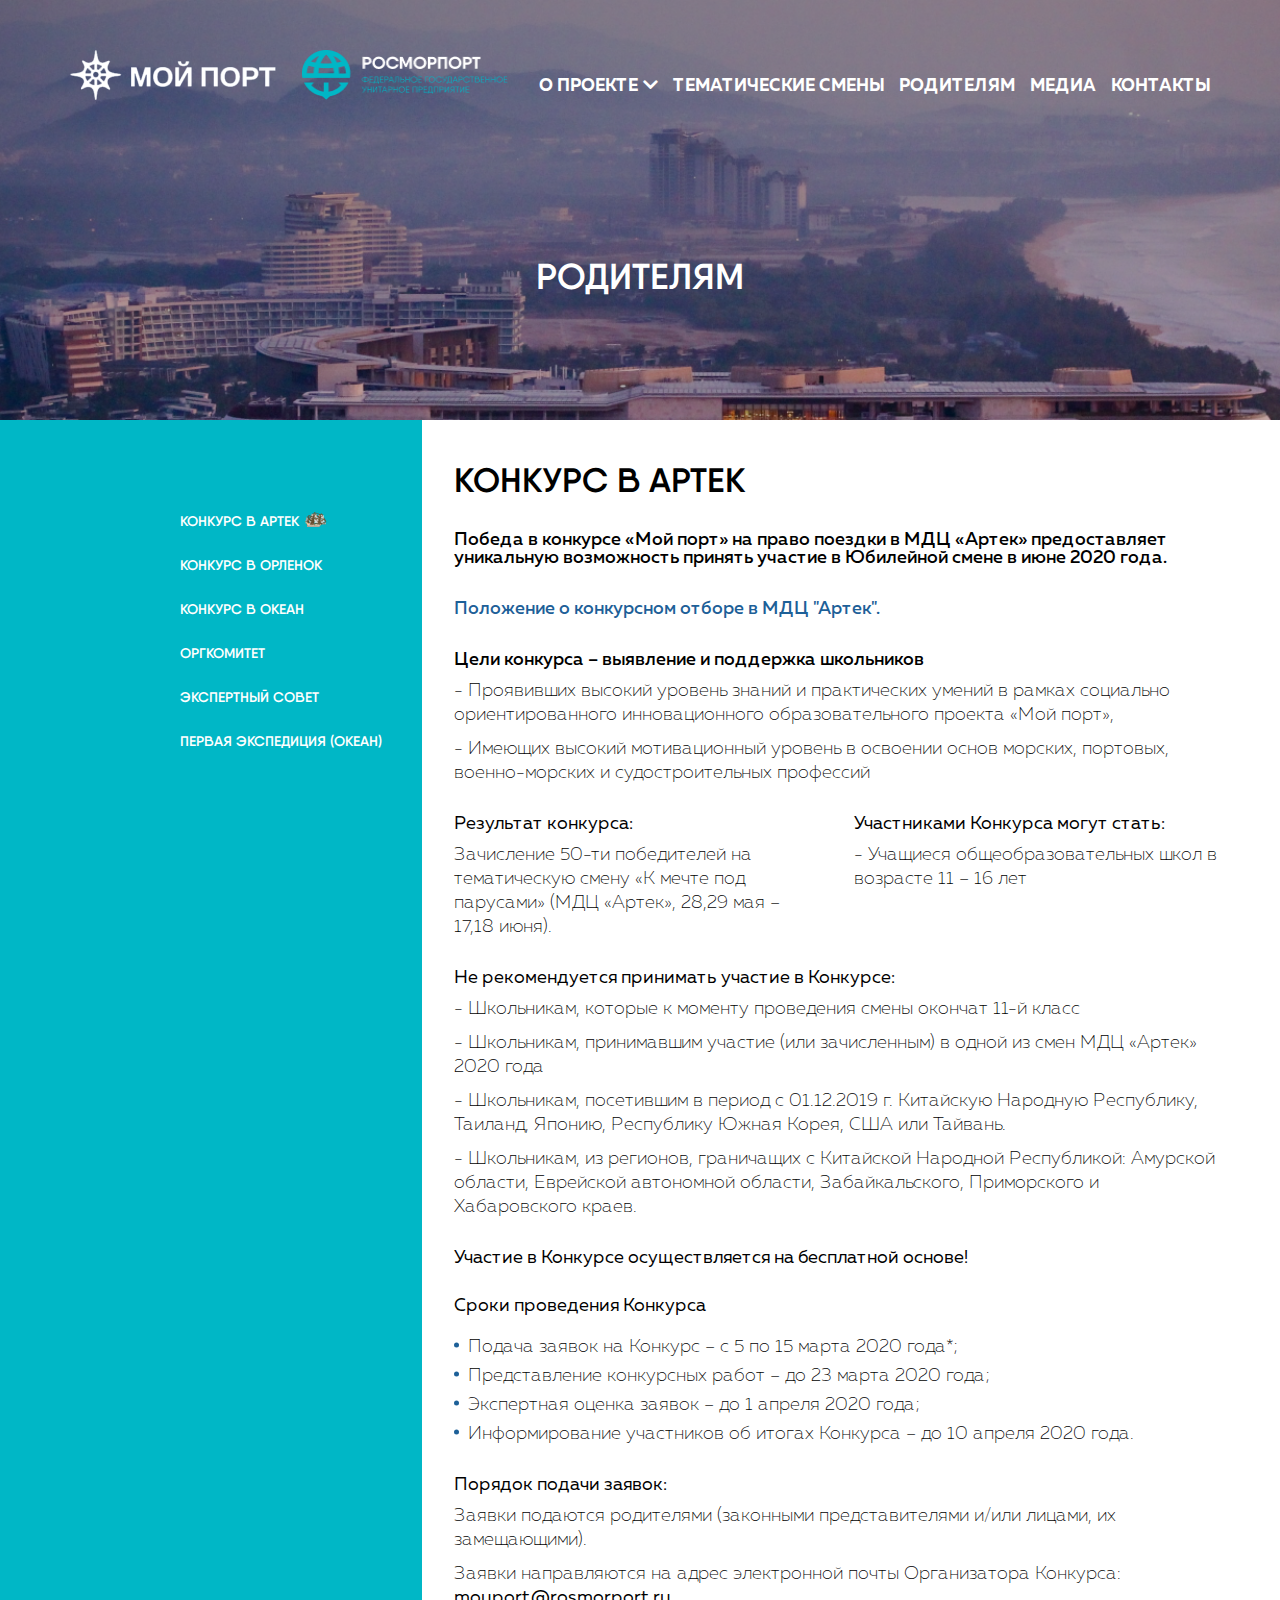
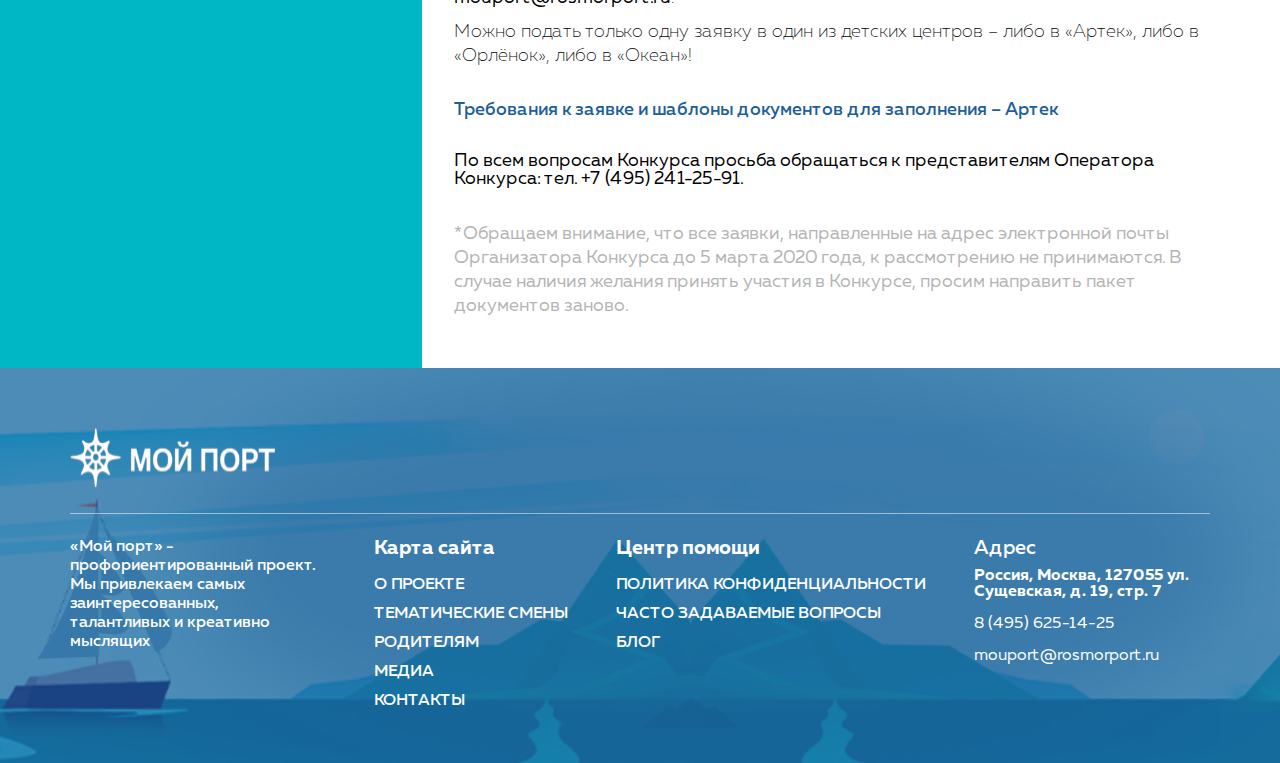
<file: parents.html>
<!DOCTYPE html>
<html lang="en">
  <head>
    <meta charset="UTF-8" />
    <meta name="viewport" content="width=device-width, initial-scale=1.0" />
    <meta http-equiv="X-UA-Compatible" content="ie=edge" />
    <title>Document</title>
    <link rel="stylesheet" href="css/bootstrap.css" />
    <link rel="stylesheet" href="css/all.min.css" />
    <link rel="stylesheet" href="css/slick.css" />
    <link rel="stylesheet" href="css/swiper.min.css" />
    <link rel="stylesheet" href="css/style.css" />
  </head>
  <body>
    <header class="header-other">
      <div class="container">
        <div class="row">
          <div class="col-12">
            <div class="header__content">
              <div class="logos">
                <a href="/" class="logo-myport">
                  <img src="img/header/logo-other.png" alt="" />
                </a>
                <a href="/" class="logo-ros">
                  <img src="img/header/logo-rus-other.png" alt="" />
                </a>
              </div>
              <div class="header__mobile">
                <button class="header__mobile__btn">
                  <span></span>
                  <span></span>
                  <span></span>
                </button>
                <div class="header__mobile__nav">
                  <ul>
                    <li>
                      <a class="drop_item-mob" href="#"
                        >О проекте <i class="fas fa-chevron-down"></i>
                      </a>
                      <div class="drop_downmenu-mob">
                        <ul>
                          <li><a href="">Подменю 1</a></li>
                          <li><a href="">Подменю 2</a></li>
                          <li><a href="">Подменю 3</a></li>
                        </ul>
                      </div>
                    </li>
                    <li><a href="#">Тематические смены</a></li>
                    <li><a href="#">Родителям</a></li>
                    <li><a href="#">Медиа</a></li>
                    <li><a href="#">Контакты</a></li>
                  </ul>
                </div>
              </div>
              <div class="header__desktop">
                <ul>
                  <li class="dropdown_item-desk">
                    <a href="#">О проекте<i class="fas fa-chevron-down"></i></a>
                    <div class="drop_downmenu-desk">
                      <ul>
                        <li><a href="">Подменю 1</a></li>
                        <li><a href="">Подменю 2</a></li>
                        <li><a href="">Подменю 3</a></li>
                      </ul>
                    </div>
                  </li>
                  <li><a href="#">Тематические смены</a></li>
                  <li><a href="#">Родителям</a></li>
                  <li><a href="#">Медиа</a></li>
                  <li><a href="#">Контакты</a></li>
                </ul>
              </div>
            </div>
          </div>
        </div>
      </div>
    </header>

    <section class="about-main">
      <div class="container">
        <div class="row">
          <div class="col-12">
            <div class="about-main__content">
              <h1>родителям</h1>
            </div>
          </div>
        </div>
      </div>
    </section>

    <section class="shift">
      <div class="shift__list">
        <ul>
          <li>
            <a class="shift__list-item active" href="#">Конкурс в артек</a>
          </li>
          <li>
            <a class="shift__list-item" href="#">Конкурс в орленок</a>
          </li>
          <li>
            <a class="shift__list-item" href="#">Конкурс в океан</a>
          </li>
          <li>
            <a class="shift__list-item" href="#">Оргкомитет</a>
          </li>
          <li>
            <a class="shift__list-item" href="#">Экспертный совет</a>
          </li>
          <li>
            <a class="shift__list-item" href="#">Первая экспедиция (Океан)</a>
          </li>
        </ul>
      </div>
      <div class="shift__info">
        <div class="content">
          <h2>Конкурс в Артек</h2>
          <span class="bold"
            >Победа в конкурсе «Мой порт» на право поездки в МДЦ «Артек»
            предоставляет уникальную возможность принять участие в Юбилейной
            смене в июне 2020 года.
          </span>
          <span class="blue"
            >Положение о конкурсном отборе в МДЦ "Артек".
          </span>
          <span class="bold"
            >Цели конкурса – выявление и поддержка школьников
          </span>
          <p>
            - Проявивших высокий уровень знаний и практических умений в рамках
            социально ориентированного инновационного образовательного проекта
            «Мой порт»,
          </p>
          <p>
            - Имеющих высокий мотивационный уровень в освоении основ морских,
            портовых, военно-морских и судостроительных профессий
          </p>
          <div class="separate">
            <div class="left">
              <span>Результат конкурса:</span>
              <p>
                Зачисление 50-ти победителей на тематическую смену «К мечте под
                парусами» (МДЦ «Артек», 28,29 мая – 17,18 июня).
              </p>
            </div>
            <div class="right">
              <span>Участниками Конкурса могут стать:</span>
              <p>- Учащиеся общеобразовательных школ в возрасте 11 – 16 лет</p>
            </div>
          </div>
          <span>Не рекомендуется принимать участие в Конкурсе:</span>
          <p>
            - Школьникам, которые к моменту проведения смены окончат 11-й класс
          </p>
          <p>
            - Школьникам, принимавшим участие (или зачисленным) в одной из смен
            МДЦ «Артек» 2020 года
          </p>
          <p>
            - Школьникам, посетившим в период с 01.12.2019 г. Китайскую Народную
            Республику, Таиланд, Японию, Республику Южная Корея, США или
            Тайвань.
          </p>
          <p>
            - Школьникам, из регионов, граничащих с Китайской Народной
            Республикой: Амурской области, Еврейской автономной области,
            Забайкальского, Приморского и Хабаровского краев.
          </p>
          <span>Участие в Конкурсе осуществляется на бесплатной основе!</span>
          <span>Сроки проведения Конкурса</span>
          <ul class="term">
            <li>Подача заявок на Конкурс – с 5 по 15 марта 2020 года*;</li>
            <li>Представление конкурсных работ – до 23 марта 2020 года;</li>
            <li>Экспертная оценка заявок – до 1 апреля 2020 года;</li>
            <li>
              Информирование участников об итогах Конкурса – до 10 апреля 2020
              года.
            </li>
          </ul>
          <span>Порядок подачи заявок:</span>
          <p>
            Заявки подаются родителями (законными представителями и/или лицами,
            их замещающими).
          </p>
          <p>
            Заявки направляются на адрес электронной почты Организатора
            Конкурса:
            <a href="mailto:mouport@rosmorport.ru">mouport@rosmorport.ru</a>.
          </p>
          <p>
            Можно подать только одну заявку в один из детских центров – либо в
            «Артек», либо в «Орлёнок», либо в «Океан»!
          </p>
          <span class="blue"
            >Требования к заявке и шаблоны документов для заполнения –
            Артек</span
          >
          <span>
            По всем вопросам Конкурса просьба обращаться к представителям
            Оператора Конкурса: тел.
            <a href="tel:+74952412591">+7 (495) 241-25-91</a>.
          </span>
          <p class="blur">
            *Обращаем внимание, что все заявки, направленные на адрес
            электронной почты Организатора Конкурса до 5 марта 2020 года, к
            рассмотрению не принимаются. В случае наличия желания принять
            участия в Конкурсе, просим направить пакет документов заново.
          </p>
        </div>
      </div>
    </section>

    <!-- Modal -->
    <div
      class="modal modal__theme fade"
      id="discoverMore"
      tabindex="-1"
      role="dialog"
      aria-labelledby="exampleModalLabel"
      aria-hidden="true"
    >
      <div class="modal-dialog" role="document">
        <div class="modal-content">
          <button
            type="button"
            class="close"
            data-dismiss="modal"
            aria-label="Close"
          >
            <i class="fas fa-times"></i>
          </button>
          <form action="">
            <label for="theme-name">
              <span>Введите ФИО</span>
              <input
                type="text"
                id="theme-name"
                placeholder="Артем Сташевский"
              />
            </label>
            <label for="theme-phone"
              ><span>Введите номер телефона</span>
              <input
                id="theme-phone"
                type="tel"
                placeholder="+7 (___) ___-__-__"
              />
            </label>
            <label for="theme-text">
              <span>задайте вопрос</span>
              <textarea
                id="theme-text"
                name="text"
                placeholder="Конкурс артек"
              ></textarea>
            </label>
            <button id="theme-submit" type="submit">Отправить</button>
          </form>
        </div>
      </div>
    </div>

    <footer class="footer">
      <div class="container">
        <div class="row">
          <div class="col-12">
            <div class="footer__logo">
              <a href="#">
                <img src="img/footer/logo.svg" alt="" />
              </a>
            </div>
          </div>
          <div class="col-12">
            <div class="footer__content">
              <div class="text">
                <p>
                  «Мой порт» - профориентированный проект. Мы привлекаем самых
                  заинтересованных, талантливых и креативно мыслящих
                </p>
              </div>
              <div class="map">
                <p>Карта сайта</p>
                <ul>
                  <li><a href="#">О проекте</a></li>
                  <li><a href="#">Тематические смены</a></li>
                  <li><a href="#">Родителям</a></li>
                  <li><a href="#">Медиа</a></li>
                  <li><a href="#">Контакты</a></li>
                </ul>
              </div>
              <div class="help">
                <p>Центр помощи</p>
                <ul>
                  <li><a href="#">Политика конфиденциальности</a></li>
                  <li><a href="#">Часто задаваемые вопросы</a></li>
                  <li><a href="#">Блог</a></li>
                </ul>
              </div>
              <div class="address">
                <p>Адрес</p>
                <div class="address__content">
                  <span
                    >Россия, Москва, 127055 ул. Сущевская, д. 19, стр. 7</span
                  >
                  <a href="tel:84956251425">8 (495) 625-14-25</a>
                  <a href="mailto:mouport@rosmorport.ru"
                    >mouport@rosmorport.ru</a
                  >
                </div>
              </div>
            </div>
          </div>
        </div>
      </div>
    </footer>

    <div class="header__fake-modal"></div>

    <script src="js/jquery-3.4.1.min.js"></script>
    <script src="js/swiper.min.js"></script>
    <script src="js/slick.min.js"></script>
    <script src="js/jquery.maskedinput.min.js"></script>
    <script src="js/bootstrap.min.js"></script>
    <script src="js/main.js"></script>
  </body>
</html>
</file>
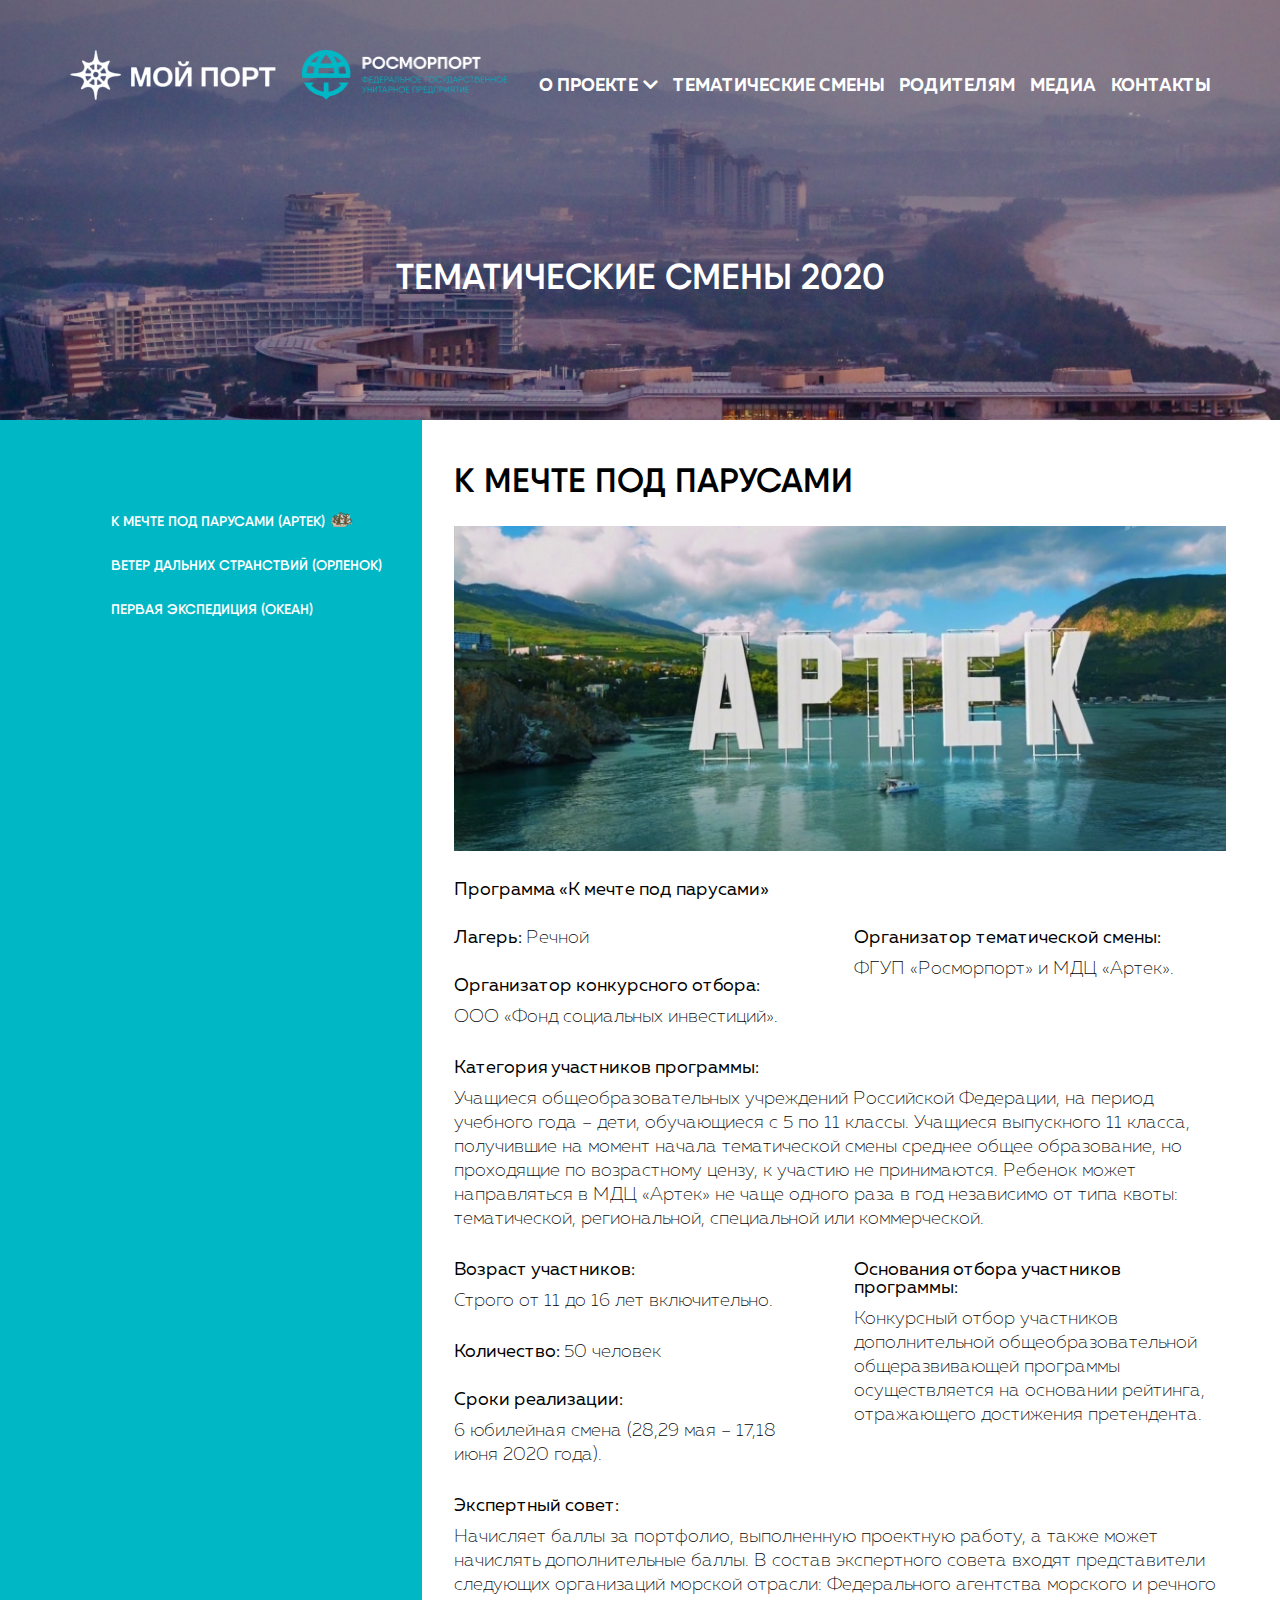
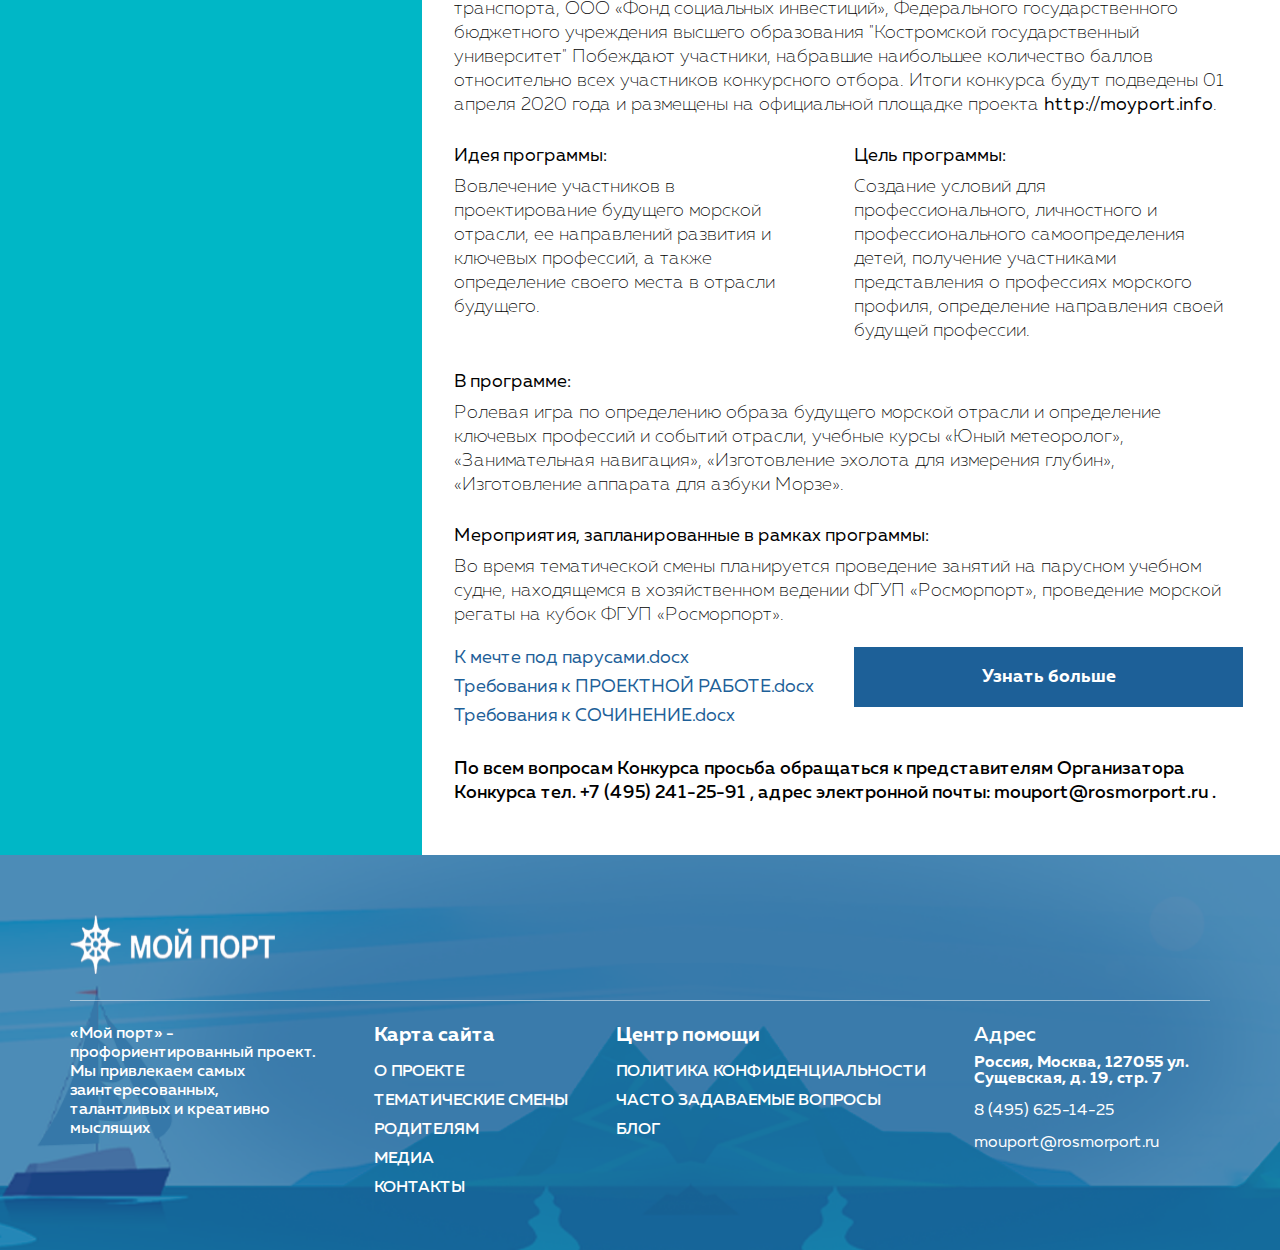
<file: theme.html>
<!DOCTYPE html>
<html lang="en">
  <head>
    <meta charset="UTF-8" />
    <meta name="viewport" content="width=device-width, initial-scale=1.0" />
    <meta http-equiv="X-UA-Compatible" content="ie=edge" />
    <title>Document</title>
    <link rel="stylesheet" href="css/bootstrap.css" />
    <link rel="stylesheet" href="css/all.min.css" />
    <link rel="stylesheet" href="css/slick.css" />
    <link rel="stylesheet" href="css/swiper.min.css" />
    <link rel="stylesheet" href="css/style.css" />
  </head>
  <body>
    <header class="header-other">
      <div class="container">
        <div class="row">
          <div class="col-12">
            <div class="header__content">
              <div class="logos">
                <a href="/" class="logo-myport">
                  <img src="img/header/logo-other.png" alt="" />
                </a>
                <a href="/" class="logo-ros">
                  <img src="img/header/logo-rus-other.png" alt="" />
                </a>
              </div>
              <div class="header__mobile">
                <button class="header__mobile__btn">
                  <span></span>
                  <span></span>
                  <span></span>
                </button>
                <div class="header__mobile__nav">
                  <ul>
                    <li>
                      <a class="drop_item-mob" href="#"
                        >О проекте <i class="fas fa-chevron-down"></i>
                      </a>
                      <div class="drop_downmenu-mob">
                        <ul>
                          <li><a href="">Подменю 1</a></li>
                          <li><a href="">Подменю 2</a></li>
                          <li><a href="">Подменю 3</a></li>
                        </ul>
                      </div>
                    </li>
                    <li><a href="#">Тематические смены</a></li>
                    <li><a href="#">Родителям</a></li>
                    <li><a href="#">Медиа</a></li>
                    <li><a href="#">Контакты</a></li>
                  </ul>
                </div>
              </div>
              <div class="header__desktop">
                <ul>
                  <li class="dropdown_item-desk">
                    <a href="#">О проекте<i class="fas fa-chevron-down"></i></a>
                    <div class="drop_downmenu-desk">
                      <ul>
                        <li><a href="">Подменю 1</a></li>
                        <li><a href="">Подменю 2</a></li>
                        <li><a href="">Подменю 3</a></li>
                      </ul>
                    </div>
                  </li>
                  <li><a href="#">Тематические смены</a></li>
                  <li><a href="#">Родителям</a></li>
                  <li><a href="#">Медиа</a></li>
                  <li><a href="#">Контакты</a></li>
                </ul>
              </div>
            </div>
          </div>
        </div>
      </div>
    </header>

    <section class="about-main">
      <div class="container">
        <div class="row">
          <div class="col-12">
            <div class="about-main__content">
              <h1>Тематические смены 2020</h1>
            </div>
          </div>
        </div>
      </div>
    </section>

    <section class="shift">
      <div class="shift__list">
        <ul>
          <li>
            <a class="shift__list-item active" href="#"
              >К мечте под парусами (Артек)</a
            >
          </li>
          <li>
            <a class="shift__list-item" href="#"
              >Ветер дальних странствий (Орленок)</a
            >
          </li>
          <li>
            <a class="shift__list-item" href="#">Первая экспедиция (Океан)</a>
          </li>
        </ul>
      </div>
      <div class="shift__info">
        <div class="content">
          <h2>К мечте под парусами</h2>
          <div class="img">
            <img src="img/theme_shifts/first.png" alt="" />
          </div>
          <span>Программа «К мечте под парусами»</span>
          <div class="separate">
            <div class="left">
              <div class="line">
                <span>Лагерь:</span>
                <p>Речной</p>
              </div>
              <span>Организатор конкурсного отбора:</span>
              <p>ООО «Фонд социальных инвестиций».</p>
            </div>
            <div class="right">
              <span>Организатор тематической смены:</span>
              <p>ФГУП «Росморпорт» и МДЦ «Артек».</p>
            </div>
          </div>
          <span>Категория участников программы:</span>
          <p>
            Учащиеся общеобразовательных учреждений Российской Федерации, на
            период учебного года – дети, обучающиеся с 5 по 11 классы. Учащиеся
            выпускного 11 класса, получившие на момент начала тематической смены
            среднее общее образование, но проходящие по возрастному цензу, к
            участию не принимаются. Ребенок может направляться в МДЦ «Артек» не
            чаще одного раза в год независимо от типа квоты: тематической,
            региональной, специальной или коммерческой.
          </p>
          <div class="separate">
            <div class="left">
              <span>Возраст участников: </span>
              <p>Строго от 11 до 16 лет включительно.</p>
              <div class="line">
                <span>Количество:</span>
                <p>50 человек</p>
              </div>
              <span>Сроки реализации:</span>
              <p>6 юбилейная смена (28,29 мая – 17,18 июня 2020 года).</p>
            </div>
            <div class="right">
              <span>Основания отбора участников программы: </span>
              <p>
                Конкурсный отбор участников дополнительной общеобразовательной
                общеразвивающей программы осуществляется на основании рейтинга,
                отражающего достижения претендента.
              </p>
            </div>
          </div>
          <span>Экспертный совет:</span>
          <p>
            Начисляет баллы за портфолио, выполненную проектную работу, а также
            может начислять дополнительные баллы. В состав экспертного совета
            входят представители следующих организаций морской отрасли:
            Федерального агентства морского и речного транспорта, ООО «Фонд
            социальных инвестиций», Федерального государственного бюджетного
            учреждения высшего образования "Костромской государственный
            университет" Побеждают участники, набравшие наибольшее количество
            баллов относительно всех участников конкурсного отбора. Итоги
            конкурса будут подведены 01 апреля 2020 года и размещены на
            официальной площадке проекта <a href="#">http://moyport.info</a>.
          </p>
          <div class="separate">
            <div class="left">
              <span>Идея программы:</span>
              <p>
                Вовлечение участников в проектирование будущего морской отрасли,
                ее направлений развития и ключевых профессий, а также
                определение своего места в отрасли будущего.
              </p>
            </div>
            <div class="right">
              <span>Цель программы:</span>
              <p>
                Создание условий для профессионального, личностного и
                профессионального самоопределения детей, получение участниками
                представления о профессиях морского профиля, определение
                направления своей будущей профессии.
              </p>
            </div>
          </div>
          <span>В программе:</span>
          <p>
            Ролевая игра по определению образа будущего морской отрасли и
            определение ключевых профессий и событий отрасли, учебные курсы
            «Юный метеоролог», «Занимательная навигация», «Изготовление эхолота
            для измерения глубин», «Изготовление аппарата для азбуки Морзе».
          </p>
          <span>Мероприятия, запланированные в рамках программы:</span>
          <p>
            Во время тематической смены планируется проведение занятий на
            парусном учебном судне, находящемся в хозяйственном ведении ФГУП
            «Росморпорт», проведение морской регаты на кубок ФГУП «Росморпорт».
          </p>
          <div class="separate">
            <div class="left">
              <ul>
                <li><a href="#">К мечте под парусами.docx</a></li>
                <li><a href="#">Требования к ПРОЕКТНОЙ РАБОТЕ.docx</a></li>
                <li><a href="#">Требования к СОЧИНЕНИЕ.docx</a></li>
              </ul>
            </div>
            <div class="right">
              <button data-toggle="modal" data-target="#discoverMore">
                Узнать больше
              </button>
            </div>
          </div>
          <p class="shift__footer">
            По всем вопросам Конкурса просьба обращаться к представителям
            Организатора Конкурса тел.
            <a href="tel:+7495241-25-91">+7 (495) 241-25-91</a> , адрес
            электронной почты:
            <a href="mailto:mouport@rosmorport.ru">mouport@rosmorport.ru</a> .
          </p>
        </div>
      </div>
    </section>

    <!-- Modal -->
    <div
      class="modal modal__theme fade"
      id="discoverMore"
      tabindex="-1"
      role="dialog"
      aria-labelledby="exampleModalLabel"
      aria-hidden="true"
    >
      <div class="modal-dialog" role="document">
        <div class="modal-content">
          <button
            type="button"
            class="close"
            data-dismiss="modal"
            aria-label="Close"
          >
            <i class="fas fa-times"></i>
          </button>
          <form action="">
            <label for="theme-name">
              <span>Введите ФИО</span>
              <input
                type="text"
                id="theme-name"
                placeholder="Артем Сташевский"
              />
            </label>
            <label for="theme-phone"
              ><span>Введите номер телефона</span>
              <input
                id="theme-phone"
                type="tel"
                placeholder="+7 (___) ___-__-__"
              />
            </label>
            <label for="theme-text">
              <span>задайте вопрос</span>
              <textarea
                id="theme-text"
                name="text"
                placeholder="Конкурс артек"
              ></textarea>
            </label>
            <button id="theme-submit" type="submit">Отправить</button>
          </form>
        </div>
      </div>
    </div>

    <footer class="footer">
      <div class="container">
        <div class="row">
          <div class="col-12">
            <div class="footer__logo">
              <a href="#">
                <img src="img/footer/logo.svg" alt="" />
              </a>
            </div>
          </div>
          <div class="col-12">
            <div class="footer__content">
              <div class="text">
                <p>
                  «Мой порт» - профориентированный проект. Мы привлекаем самых
                  заинтересованных, талантливых и креативно мыслящих
                </p>
              </div>
              <div class="map">
                <p>Карта сайта</p>
                <ul>
                  <li><a href="#">О проекте</a></li>
                  <li><a href="#">Тематические смены</a></li>
                  <li><a href="#">Родителям</a></li>
                  <li><a href="#">Медиа</a></li>
                  <li><a href="#">Контакты</a></li>
                </ul>
              </div>
              <div class="help">
                <p>Центр помощи</p>
                <ul>
                  <li><a href="#">Политика конфиденциальности</a></li>
                  <li><a href="#">Часто задаваемые вопросы</a></li>
                  <li><a href="#">Блог</a></li>
                </ul>
              </div>
              <div class="address">
                <p>Адрес</p>
                <div class="address__content">
                  <span
                    >Россия, Москва, 127055 ул. Сущевская, д. 19, стр. 7</span
                  >
                  <a href="tel:84956251425">8 (495) 625-14-25</a>
                  <a href="mailto:mouport@rosmorport.ru"
                    >mouport@rosmorport.ru</a
                  >
                </div>
              </div>
            </div>
          </div>
        </div>
      </div>
    </footer>

    <div class="header__fake-modal"></div>

    <script src="js/jquery-3.4.1.min.js"></script>
    <script src="js/swiper.min.js"></script>
    <script src="js/slick.min.js"></script>
    <script src="js/jquery.maskedinput.min.js"></script>
    <script src="js/bootstrap.min.js"></script>
    <script src="js/main.js"></script>
  </body>
</html>
</file>
